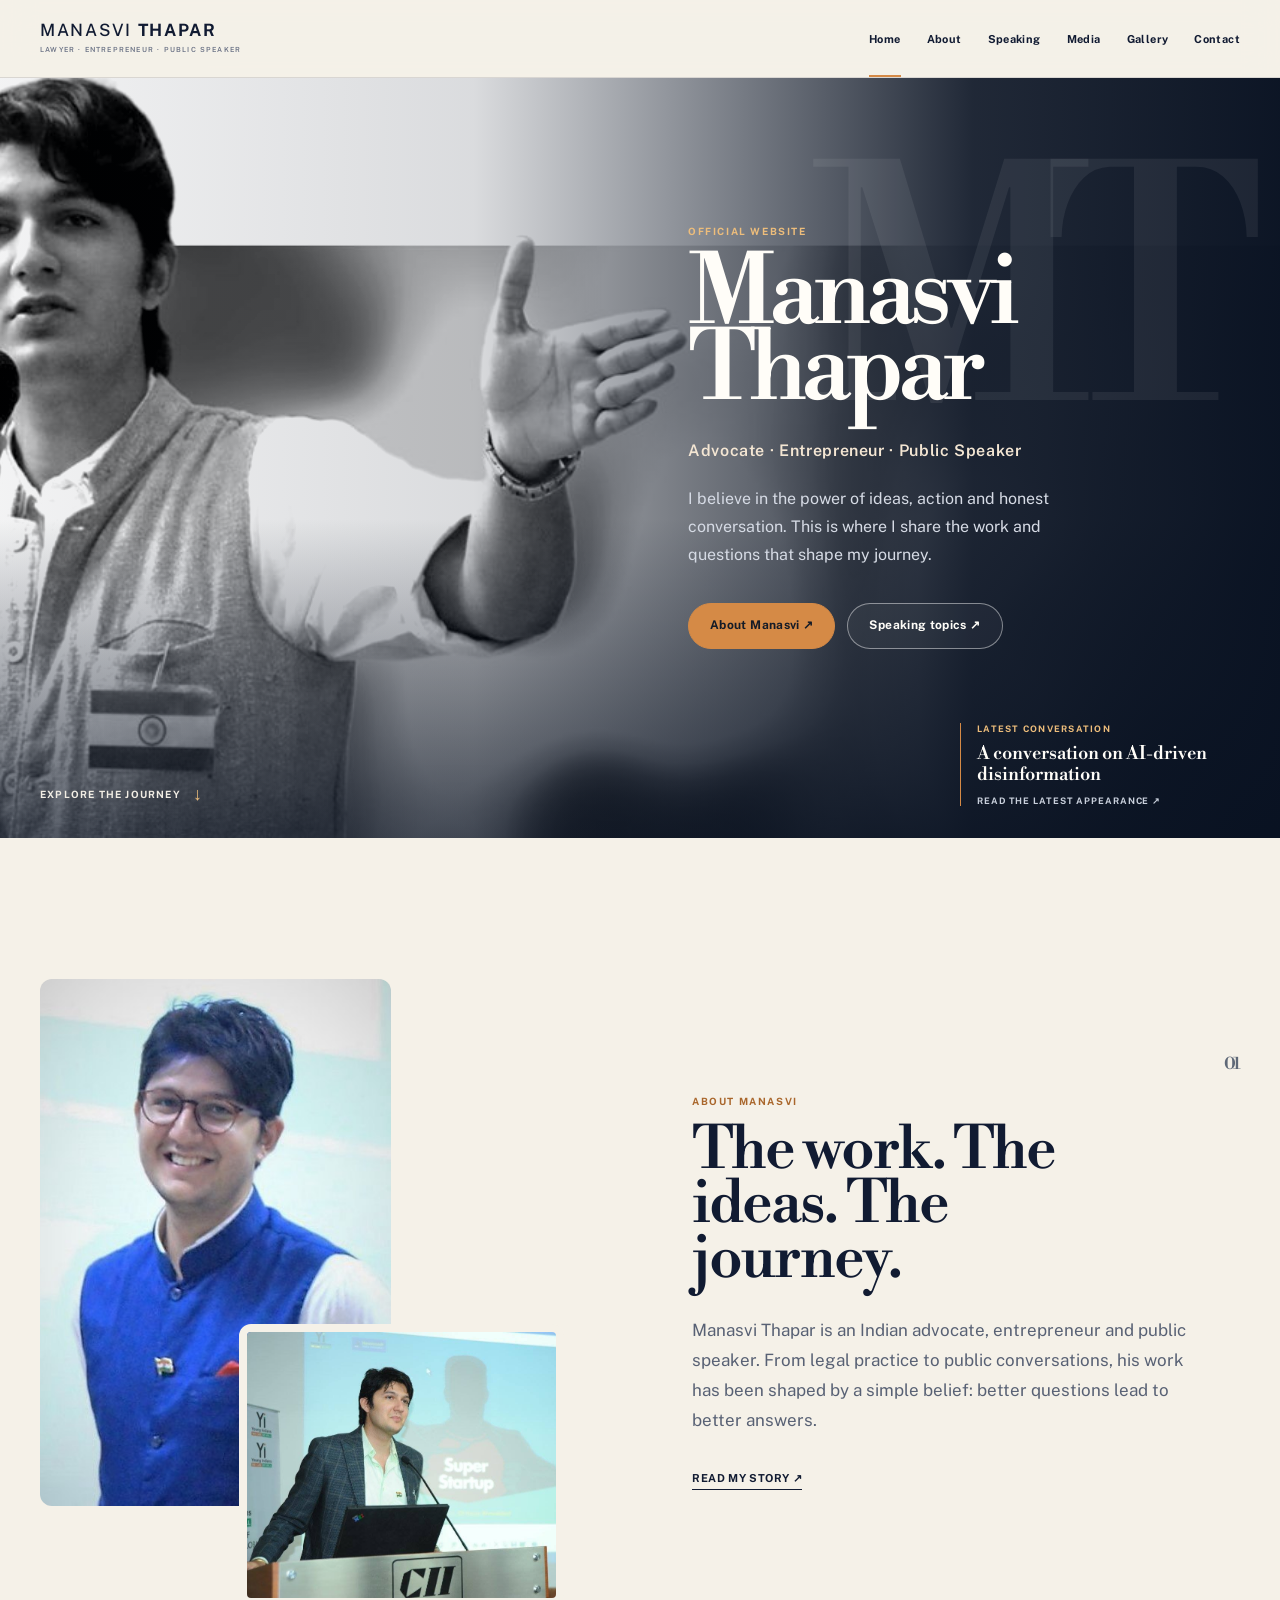
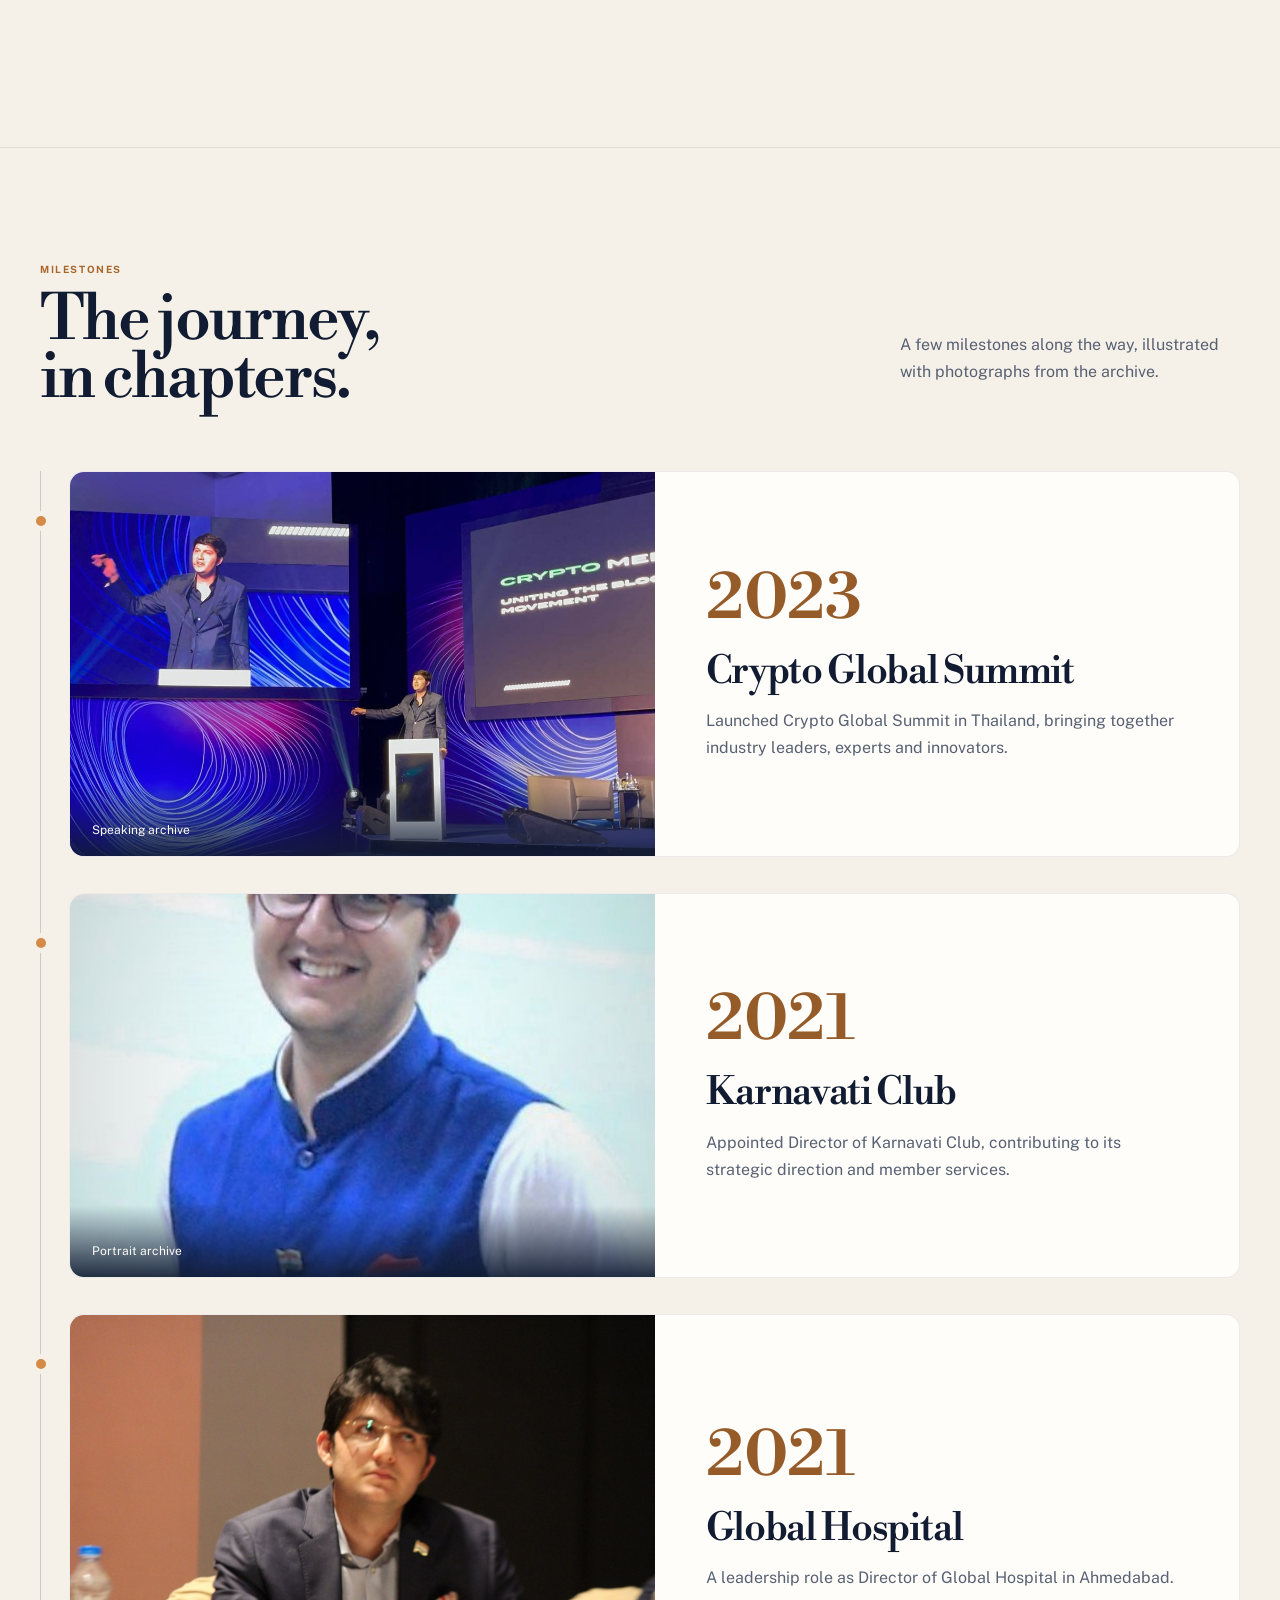
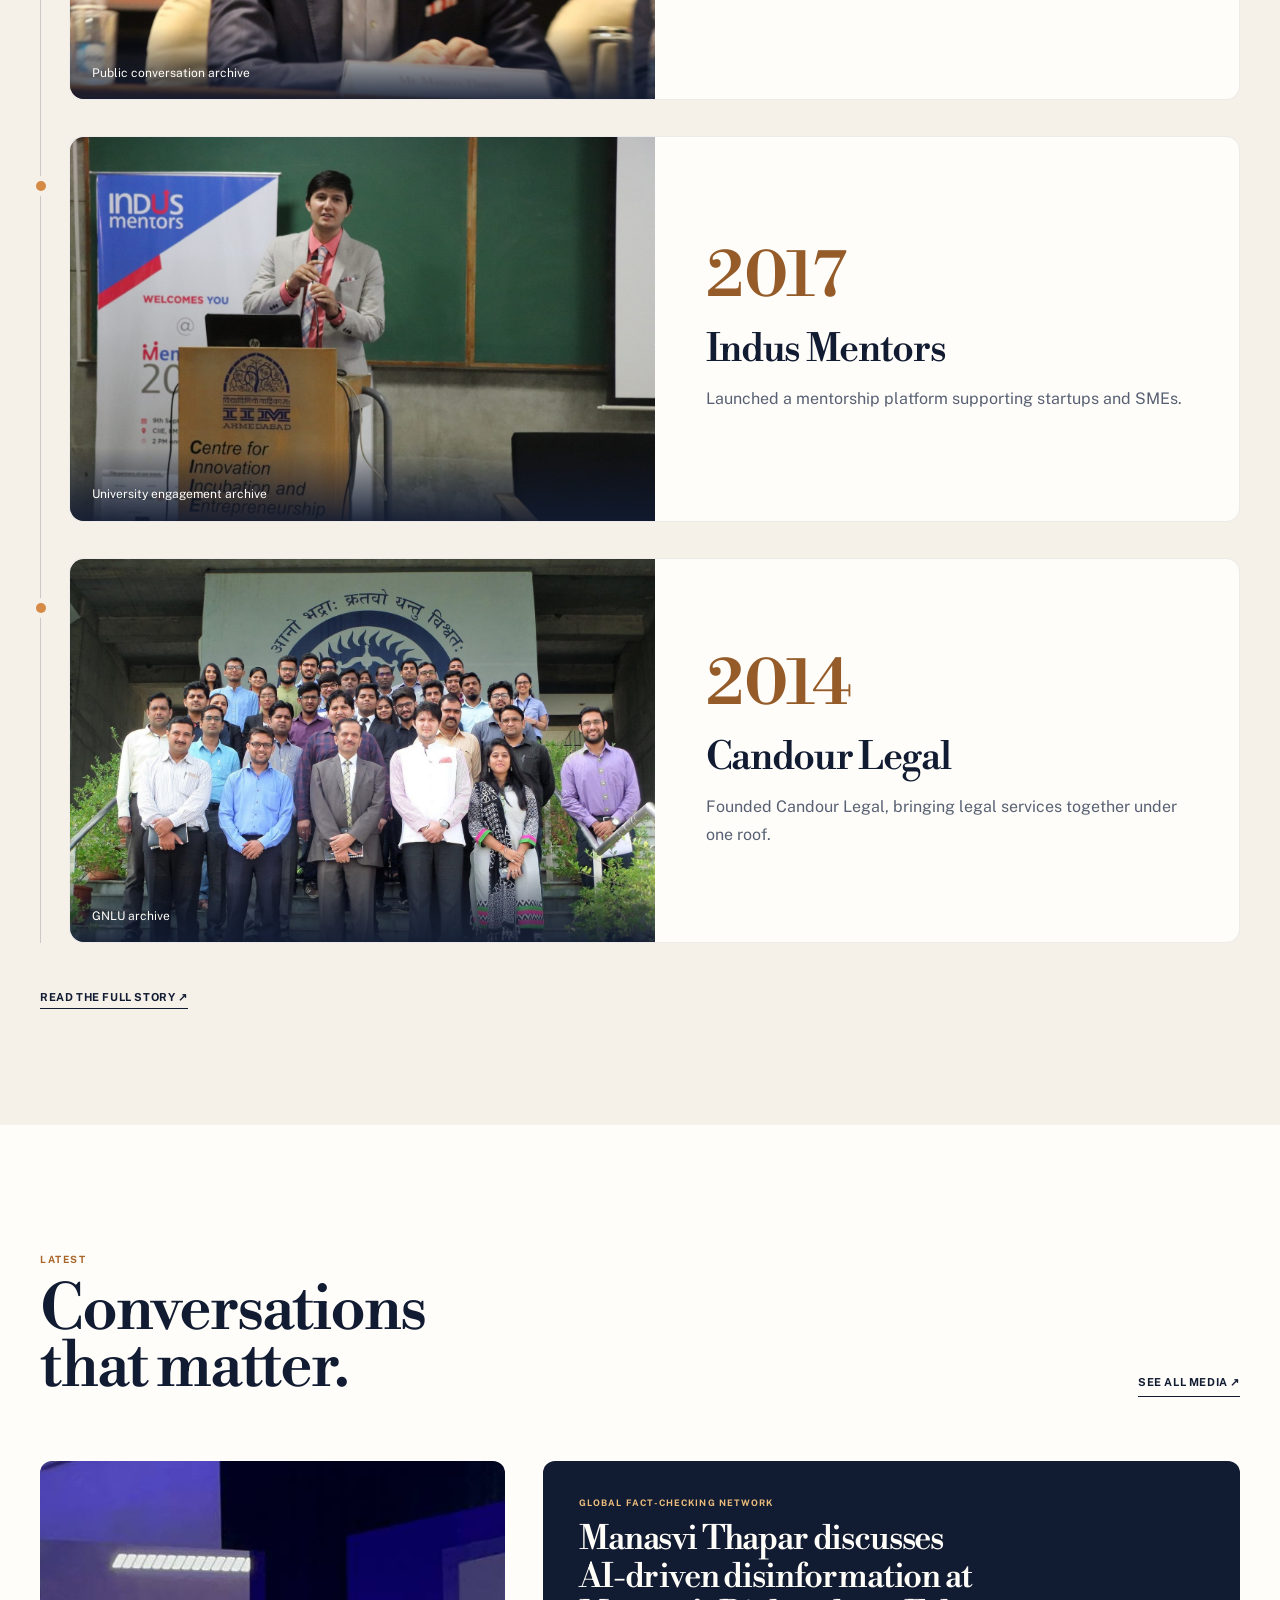
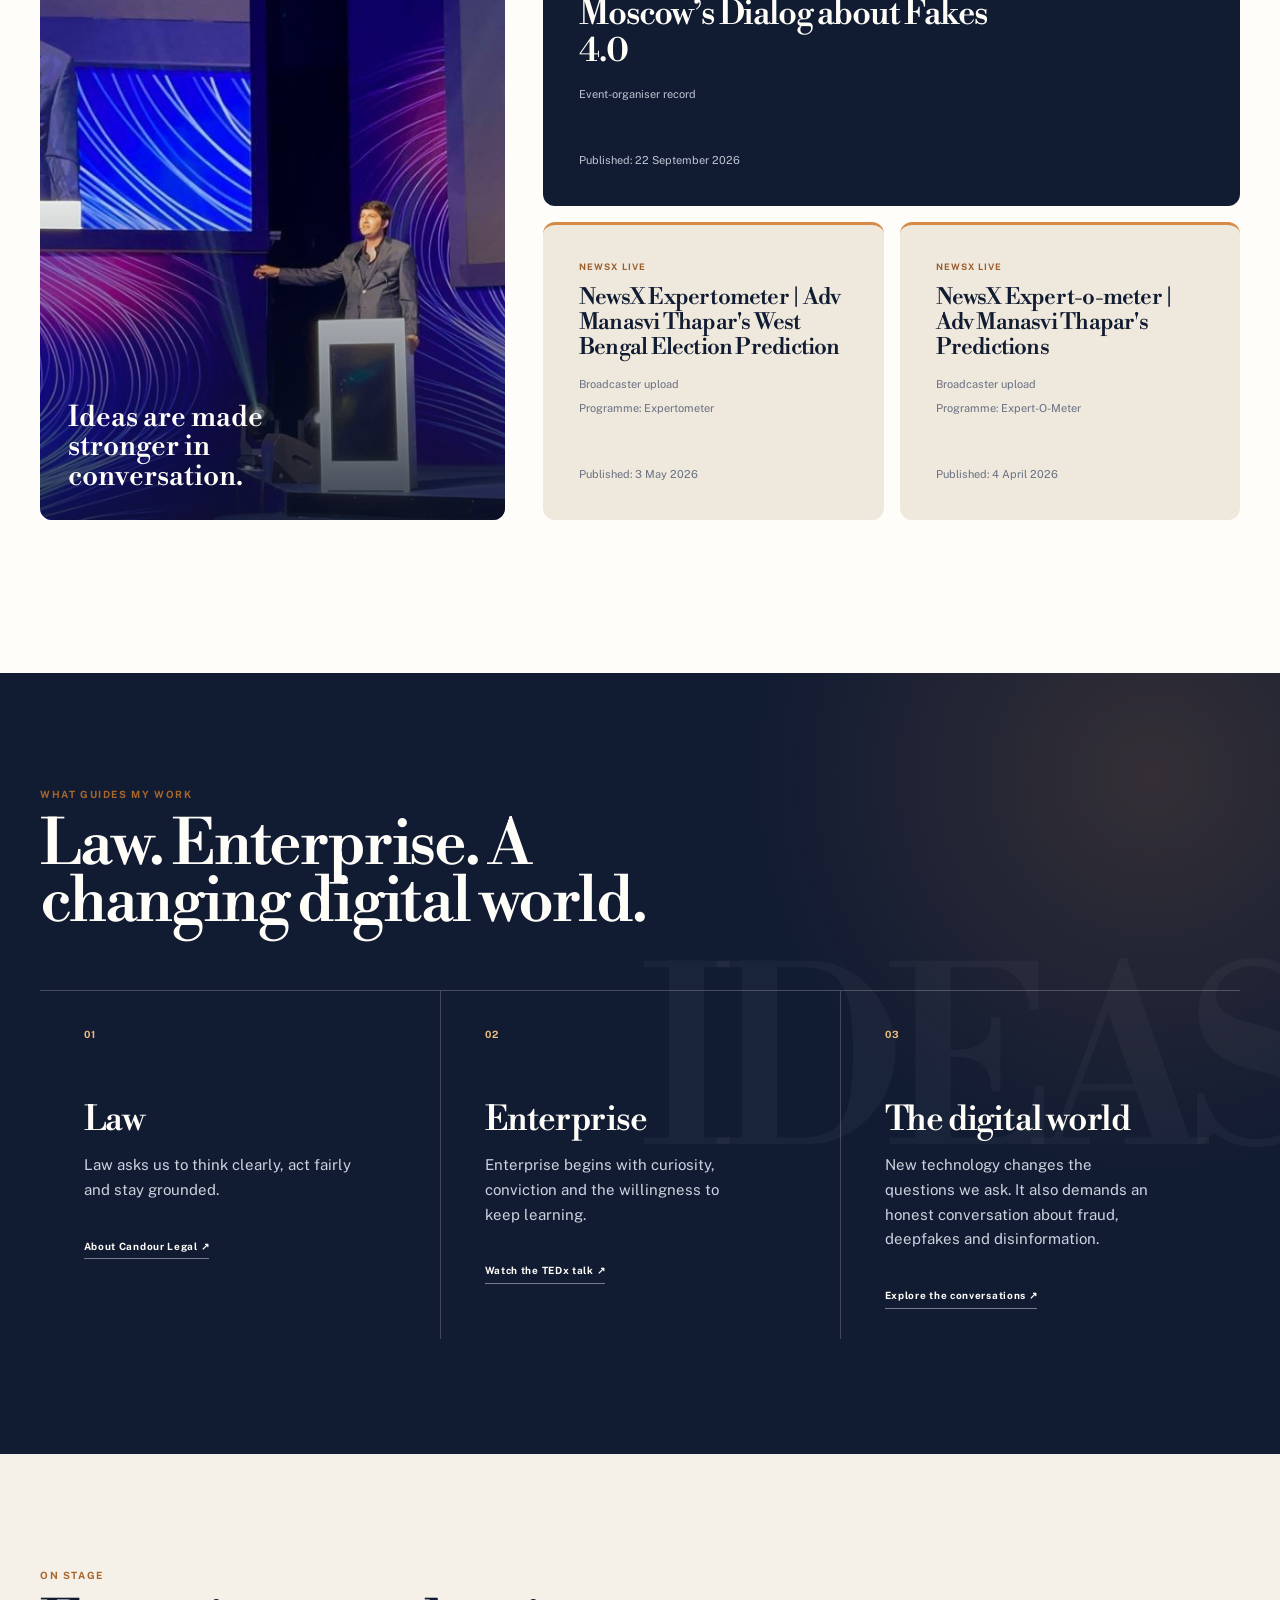
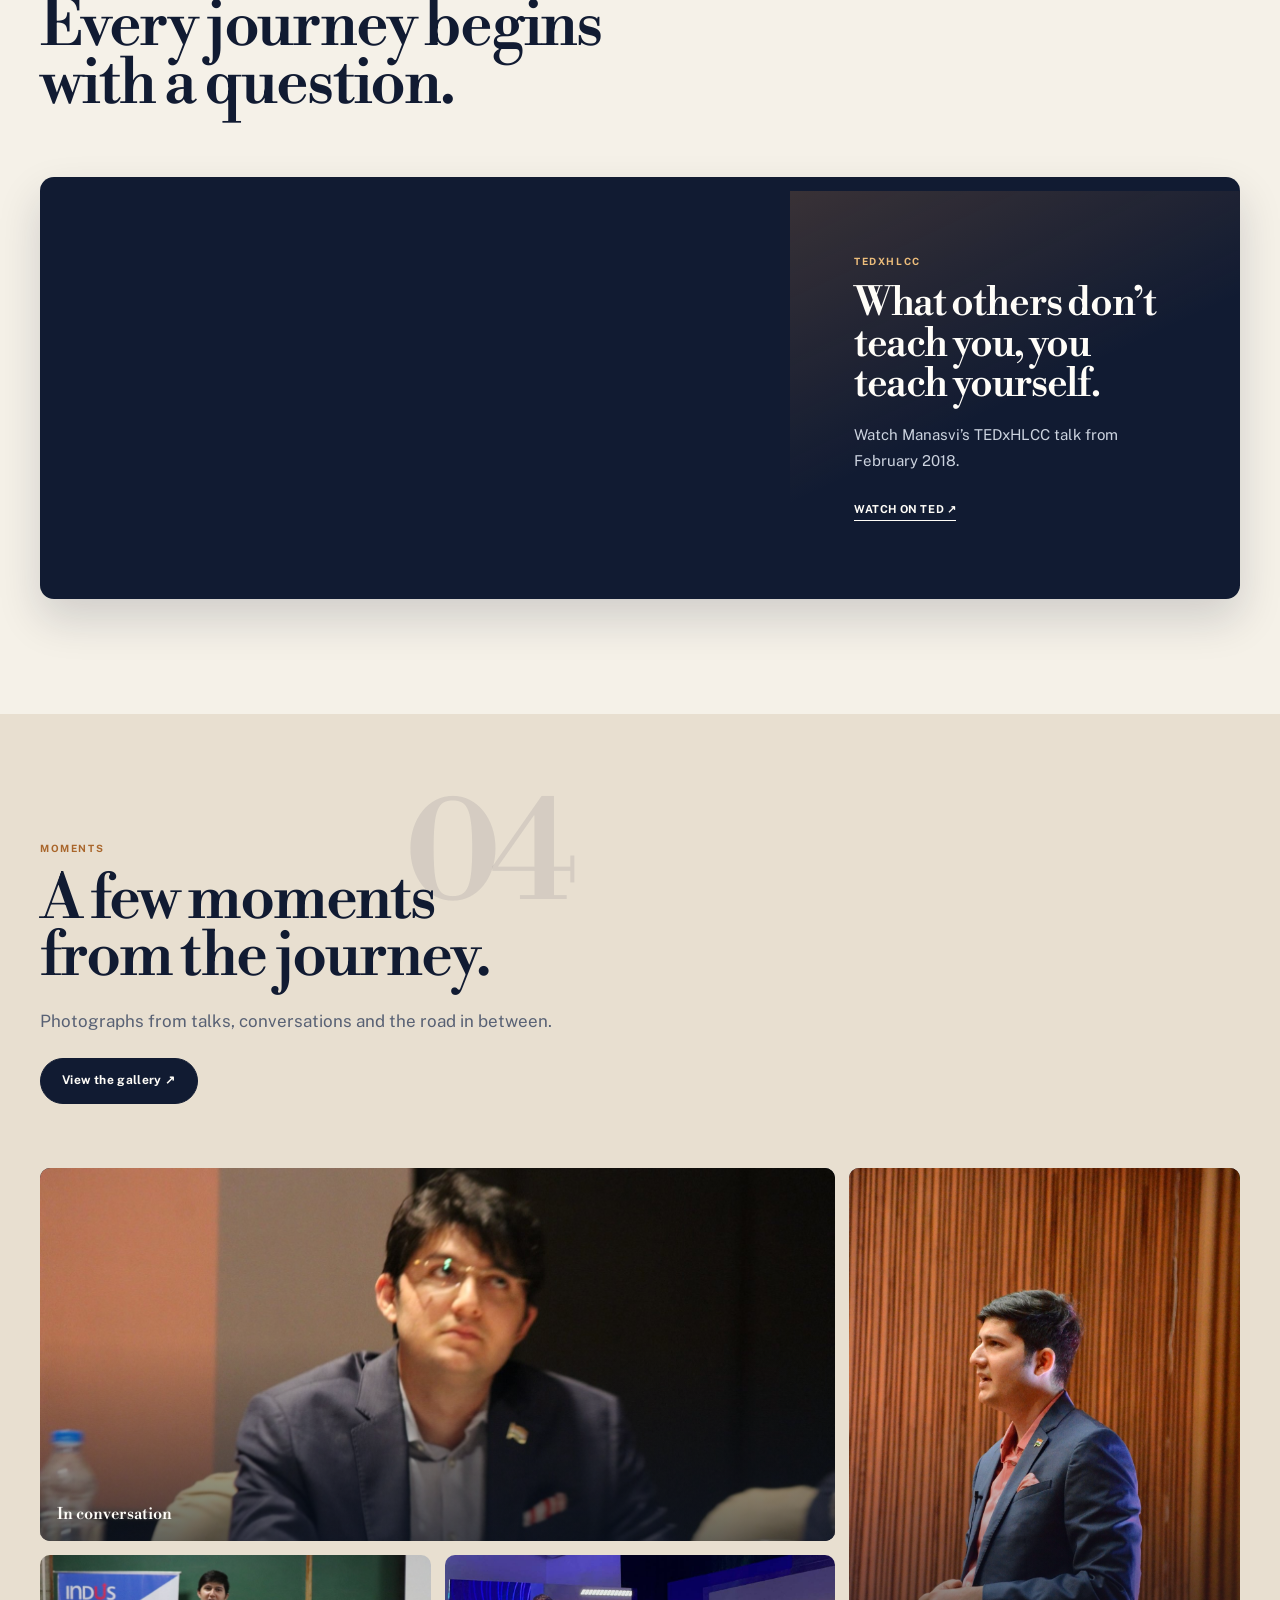
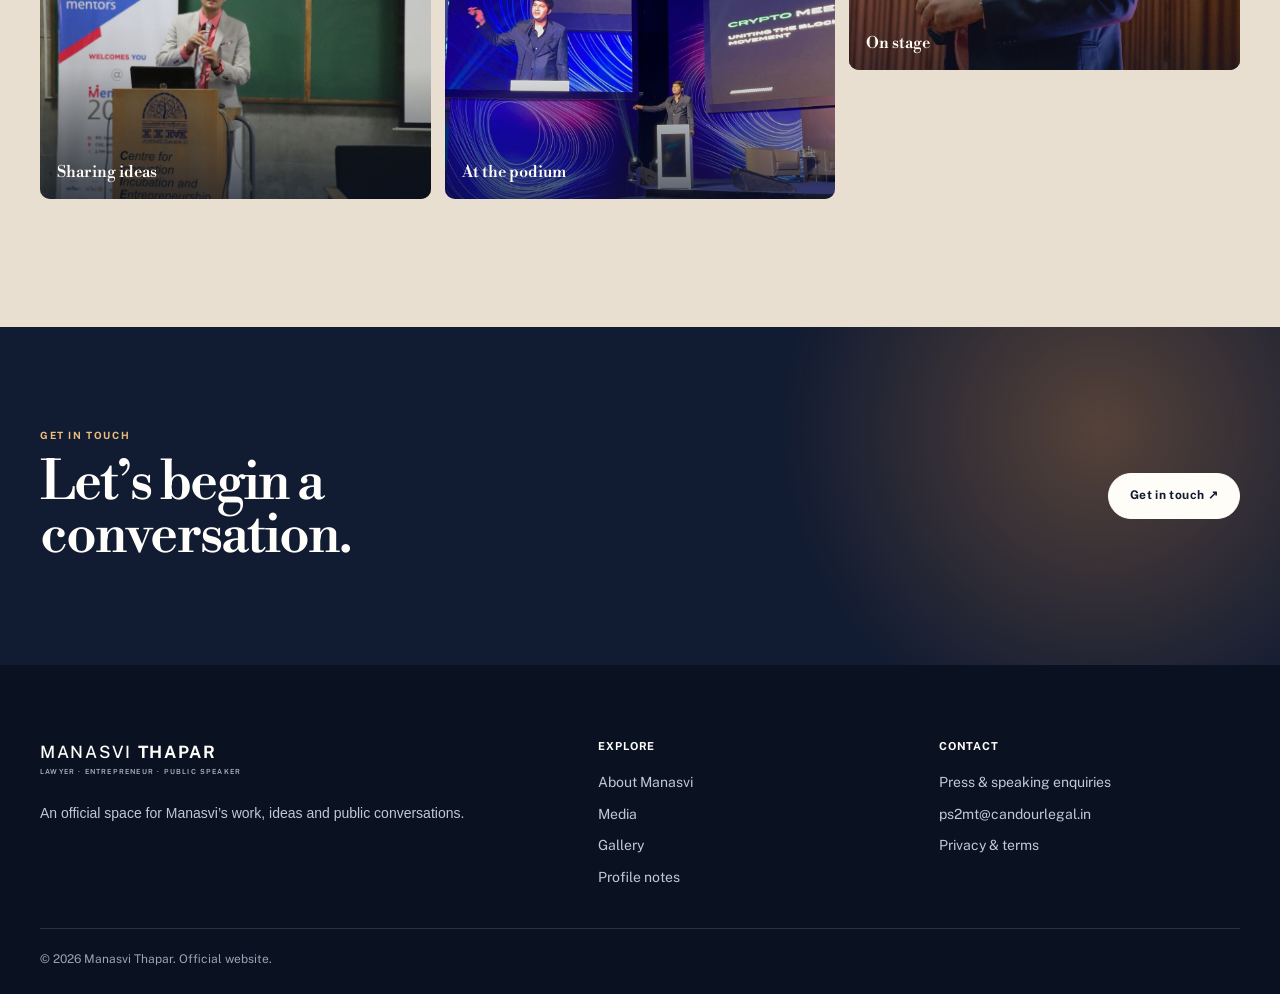
<file: index.html>
<!doctype html>
<html lang="en">
<head>
  <meta charset="UTF-8">
  <meta name="viewport" content="width=device-width,initial-scale=1">
  <title>Manasvi Thapar | Lawyer, Entrepreneur &amp; Public Speaker</title>
  <meta name="description" content="Official website of Manasvi Thapar — advocate, entrepreneur and public speaker. Follow his work, ideas, media appearances and conversations.">
  <link rel="canonical" href="https://manasvithapar.com/">
  <meta property="og:type" content="website">
  <meta property="og:site_name" content="Manasvi Thapar">
  <meta property="og:title" content="Manasvi Thapar | Official Website">
  <meta property="og:description" content="Official website of Manasvi Thapar — advocate, entrepreneur and public speaker.">
  <meta property="og:url" content="https://manasvithapar.com/">
  <meta property="og:image" content="https://manasvithapar.com/assets/924b106e10f7.jpeg">
  <meta name="twitter:card" content="summary_large_image">
  <meta name="twitter:title" content="Manasvi Thapar | Official Website">
  <meta name="twitter:description" content="Official website of Manasvi Thapar — advocate, entrepreneur and public speaker.">
  <meta name="twitter:image" content="https://manasvithapar.com/assets/924b106e10f7.jpeg">
  <script type="application/ld+json">
  {
    "@context": "https://schema.org",
    "@graph": [
      {
        "@type": "WebSite",
        "@id": "https://manasvithapar.com/#website",
        "url": "https://manasvithapar.com/",
        "name": "Manasvi Thapar",
        "publisher": { "@id": "https://manasvithapar.com/#person" }
      },
      {
        "@type": "Person",
        "@id": "https://manasvithapar.com/#person",
        "name": "Manasvi Thapar",
        "alternateName": "Manasvi Manu Thapar",
        "url": "https://manasvithapar.com/",
        "image": "https://manasvithapar.com/assets/924b106e10f7.jpeg",
        "description": "Indian advocate, entrepreneur and public speaker whose work spans legal practice, public talks and media conversations.",
        "sameAs": [
          "https://x.com/ManasviThapar",
          "https://www.youtube.com/@ThaparManasvi",
          "https://www.linkedin.com/in/manasvithapar/",
          "https://www.facebook.com/ManasviThapar/"
        ]
      }
    ]
  }
  </script>
  <meta name="google-site-verification" content="gEWaKPU7ZkPBtXLv4edP3MgCDpopz6GKUo1LWOpdk7A">
  <link rel="icon" href="/assets/63805c784ebb.png">
  <link rel="stylesheet" href="/style.css">
  <link rel="stylesheet" href="/editorial.css">
  <link rel="stylesheet" href="/premium-home.css">
</head>
<body class="home-page">
  <a class="skip" href="#main">Skip to content</a>
  <div class="utility">
    <div class="wrap">
      <span>OFFICIAL WEBSITE OF MANASVI THAPAR</span>
      <div>
        <a href="https://www.facebook.com/ManasviThapar/" target="_blank" rel="noopener">Facebook</a>
        <a href="https://x.com/ManasviThapar" target="_blank" rel="noopener">X / Twitter</a>
        <a href="https://www.youtube.com/@ThaparManasvi" target="_blank" rel="noopener">YouTube</a>
        <a href="https://www.linkedin.com/in/manasvithapar/" target="_blank" rel="noopener">LinkedIn</a>
      </div>
    </div>
  </div>

  <header>
    <div class="wrap header-inner">
      <a class="brand" href="/">MANASVI <strong>THAPAR</strong><small>LAWYER · ENTREPRENEUR · PUBLIC SPEAKER</small></a>
      <button class="menu" aria-label="Open navigation" aria-expanded="false" aria-controls="primary-navigation">Menu</button>
      <nav id="primary-navigation" aria-label="Main navigation">
        <a href="/" aria-current="page">Home</a>
        <a href="/wiki/">About</a>
        <a href="/speaking/">Speaking</a>
        <a href="/media/">Media</a>
        <a href="/gallery/">Gallery</a>
        <a href="/contact-us/">Contact</a>
      </nav>
    </div>
  </header>

  <main id="main">
    <section class="hero editorial-hero spotlight-hero" aria-labelledby="hero-title">
      <figure class="spotlight-image">
        <img src="/assets/947a8e43327f.jpg" alt="Manasvi Thapar speaking at a public event" width="1600" height="534">
      </figure>
      <div class="spotlight-wash" aria-hidden="true"></div>
      <p class="hero-monogram" aria-hidden="true">MT</p>
      <div class="wrap spotlight-content">
        <div class="hero-copy">
          <p class="eyebrow">Official website</p>
          <h1 id="hero-title">Manasvi<br>Thapar</h1>
          <p class="hero-identity">Advocate · Entrepreneur · Public Speaker</p>
          <p class="hero-intro">I believe in the power of ideas, action and honest conversation. This is where I share the work and questions that shape my journey.</p>
          <div class="hero-actions">
            <a class="button" href="/wiki/">About Manasvi <span aria-hidden="true">↗</span></a>
            <a class="button button-quiet" href="/speaking/">Speaking topics <span aria-hidden="true">↗</span></a>
          </div>
        </div>
      </div>
      <aside class="hero-latest" aria-label="Latest conversation">
        <p class="hero-latest-label">Latest conversation</p>
        <a href="https://globalfactchecking.com/after-the-fake-gfcn-experts-assess-the-real-cost-of-disinformation/" target="_blank" rel="noopener noreferrer">A conversation on AI-driven disinformation <span>Read the latest appearance ↗</span></a>
      </aside>
      <a class="hero-scroll" href="#journey">Explore the journey <span aria-hidden="true">↓</span></a>
    </section>

    <section class="personal-intro story-section" id="journey" aria-labelledby="intro-heading">
      <div class="wrap personal-intro-grid">
        <div class="portrait-composition">
          <figure class="portrait-main">
            <img src="/assets/924b106e10f7.jpeg" alt="Portrait of Manasvi Thapar" loading="lazy" width="480" height="614">
          </figure>
          <figure class="portrait-note">
            <img src="/assets/0df5c82bb47b.jpeg" alt="Manasvi Thapar speaking at an event" loading="lazy" width="1080" height="720">
          </figure>
        </div>
        <div class="story-copy">
          <p class="story-index" aria-hidden="true">01</p>
          <p class="eyebrow">About Manasvi</p>
          <h2 id="intro-heading">The work. The ideas. The journey.</h2>
          <p>Manasvi Thapar is an Indian advocate, entrepreneur and public speaker. From legal practice to public conversations, his work has been shaped by a simple belief: better questions lead to better answers.</p>
          <a class="text-link" href="/wiki/">Read my story <span aria-hidden="true">↗</span></a>
        </div>
      </div>
    </section>


    <section class="photo-history" id="photo-journey" aria-labelledby="photo-journey-heading">
      <div class="wrap section">
        <div class="section-head"><div><p class="eyebrow">Milestones</p><h2 id="photo-journey-heading">The journey,<br>in chapters.</h2></div><p class="history-intro">A few milestones along the way, illustrated with photographs from the archive.</p></div>
        <ol class="history-list">
          <li class="history-chapter"><figure><img src="/assets/6ef1eb3339ae.jpeg" alt="Manasvi Thapar at a public speaking engagement" loading="lazy" width="640" height="420"><figcaption>Speaking archive</figcaption></figure><div class="history-copy"><span class="history-year">2023</span><h3>Crypto Global Summit</h3><p>Launched Crypto Global Summit in Thailand, bringing together industry leaders, experts and innovators.</p></div></li>
          <li class="history-chapter"><figure><img src="/assets/924b106e10f7.jpeg" alt="Portrait of Manasvi Thapar" loading="lazy" width="640" height="420"><figcaption>Portrait archive</figcaption></figure><div class="history-copy"><span class="history-year">2021</span><h3>Karnavati Club</h3><p>Appointed Director of Karnavati Club, contributing to its strategic direction and member services.</p></div></li>
          <li class="history-chapter"><figure><img src="/assets/69f6b43f655c.jpeg" alt="Manasvi Thapar during a public conversation" loading="lazy" width="640" height="420"><figcaption>Public conversation archive</figcaption></figure><div class="history-copy"><span class="history-year">2021</span><h3>Global Hospital</h3><p>A leadership role as Director of Global Hospital in Ahmedabad.</p></div></li>
          <li class="history-chapter"><figure><img src="/assets/03b6d9631bde.jpeg" alt="Manasvi Thapar at a university engagement" loading="lazy" width="640" height="420"><figcaption>University engagement archive</figcaption></figure><div class="history-copy"><span class="history-year">2017</span><h3>Indus Mentors</h3><p>Launched a mentorship platform supporting startups and SMEs.</p></div></li>
          <li class="history-chapter"><figure><img src="/assets/82df6f948410.jpeg" alt="Manasvi Thapar at GNLU" loading="lazy" width="640" height="420"><figcaption>GNLU archive</figcaption></figure><div class="history-copy"><span class="history-year">2014</span><h3>Candour Legal</h3><p>Founded Candour Legal, bringing legal services together under one roof.</p></div></li>
        </ol>
        <a class="text-link" href="/wiki/">Read the full story <span aria-hidden="true">↗</span></a>
      </div>
    </section>

    <section class="latest-section editorial-media" aria-labelledby="latest-heading">
      <div class="wrap section">
        <div class="section-head">
          <div>
            <p class="eyebrow">Latest</p>
            <h2 id="latest-heading">Conversations that matter.</h2>
          </div>
          <a class="text-link" href="/media/">See all media <span aria-hidden="true">↗</span></a>
        </div>
        <div class="media-showcase media-mixed-layout">
          <figure class="media-showcase-image">
            <img src="/assets/6ef1eb3339ae.jpeg" alt="Manasvi Thapar at a public speaking engagement" loading="lazy" width="1280" height="720">
            <figcaption>Ideas are made stronger in conversation.</figcaption>
          </figure>
          <div id="latest-coverage" class="coverage-grid homepage-coverage personal-coverage media-showcase-list">
          <!-- media-archive:home:start --><article class="coverage-card"><p class="eyebrow">Global Fact-Checking Network</p><h3><a href="https://globalfactchecking.com/after-the-fake-gfcn-experts-assess-the-real-cost-of-disinformation/" target="_blank" rel="noopener noreferrer">Manasvi Thapar discusses AI-driven disinformation at Moscow’s Dialog about Fakes 4.0</a></h3><p class="coverage-context">Event-organiser record</p><div class="coverage-meta"><time datetime="2026-09-22">Published: 22 September 2026</time></div></article><article class="coverage-card"><p class="eyebrow">NewsX Live</p><h3><a href="https://www.youtube.com/watch?v=jUG9xUgU3fw" target="_blank" rel="noopener noreferrer">NewsX Expertometer | Adv Manasvi Thapar&#x27;s West Bengal Election Prediction</a></h3><p class="coverage-context">Broadcaster upload</p><p class="coverage-context">Programme: Expertometer</p><div class="coverage-meta"><time datetime="2026-05-03">Published: 3 May 2026</time></div></article><article class="coverage-card"><p class="eyebrow">NewsX Live</p><h3><a href="https://www.youtube.com/watch?v=nC8GPZ8fhLk" target="_blank" rel="noopener noreferrer">NewsX Expert-o-meter | Adv Manasvi Thapar&#x27;s Predictions</a></h3><p class="coverage-context">Broadcaster upload</p><p class="coverage-context">Programme: Expert-O-Meter</p><div class="coverage-meta"><time datetime="2026-04-04">Published: 4 April 2026</time></div></article><!-- media-archive:home:end -->
          </div>
        </div>
      </div>
    </section>

    <section class="focus-section personal-themes" aria-labelledby="focus-heading">
      <div class="wrap section">
        <div class="section-head section-head-light">
          <div>
            <p class="eyebrow">What guides my work</p>
            <h2 id="focus-heading">Law. Enterprise. A changing digital world.</h2>
          </div>
        </div>
        <div class="focus-grid">
          <article>
            <span class="focus-number">01</span>
            <h3>Law</h3>
            <p>Law asks us to think clearly, act fairly and stay grounded.</p>
            <a href="https://candourlegal.com/lawyer/manasvi-thapar/" target="_blank" rel="noopener noreferrer">About Candour Legal <span aria-hidden="true">↗</span></a>
          </article>
          <article>
            <span class="focus-number">02</span>
            <h3>Enterprise</h3>
            <p>Enterprise begins with curiosity, conviction and the willingness to keep learning.</p>
            <a href="https://www.ted.com/talks/manasvi_thapar_what_others_don_t_teach_you_you_teach_yourself" target="_blank" rel="noopener noreferrer">Watch the TEDx talk <span aria-hidden="true">↗</span></a>
          </article>
          <article>
            <span class="focus-number">03</span>
            <h3>The digital world</h3>
            <p>New technology changes the questions we ask. It also demands an honest conversation about fraud, deepfakes and disinformation.</p>
            <a href="/media/">Explore the conversations <span aria-hidden="true">↗</span></a>
          </article>
        </div>
      </div>
    </section>

    <section class="wrap section talk-section talk-stage" aria-labelledby="talk-heading">
      <div class="section-head">
        <div>
          <p class="eyebrow">On stage</p>
          <h2 id="talk-heading">Every journey begins with a question.</h2>
        </div>
      </div>
      <div class="featured-watch">
        <iframe src="https://www.youtube.com/embed/DLDkfMcfsoI" title="Manasvi Thapar’s TEDxHLCC talk" loading="lazy" allowfullscreen></iframe>
        <div class="watch-copy">
          <p class="eyebrow">TEDxHLCC</p>
          <h3>What others don’t teach you, you teach yourself.</h3>
          <p>Watch Manasvi’s TEDxHLCC talk from February 2018.</p>
          <a class="text-link" href="https://www.ted.com/talks/manasvi_thapar_what_others_don_t_teach_you_you_teach_yourself" target="_blank" rel="noopener noreferrer">Watch on TED <span aria-hidden="true">↗</span></a>
        </div>
      </div>
    </section>

    <section class="moments-section" aria-labelledby="moments-heading">
      <div class="wrap moments-intro">
        <div>
          <p class="story-index" aria-hidden="true">04</p>
          <p class="eyebrow">Moments</p>
          <h2 id="moments-heading">A few moments from the journey.</h2>
          <p>Photographs from talks, conversations and the road in between.</p>
          <a class="button dark" href="/gallery/">View the gallery <span aria-hidden="true">↗</span></a>
        </div>
      </div>
      <div class="wrap moment-mosaic" aria-label="Selected photographs">
        <button class="mosaic-item mosaic-wide" type="button" data-photo="/assets/69f6b43f655c.jpeg" data-caption="A public conversation" aria-label="Open photo: a public conversation">
          <img src="/assets/69f6b43f655c.jpeg" alt="Manasvi Thapar during a public conversation" loading="lazy" width="1600" height="1066">
          <span>In conversation</span>
        </button>
        <button class="mosaic-item mosaic-tall" type="button" data-photo="/assets/4c9a7b8b7959.jpeg" data-caption="On stage at TEDxHLCC" aria-label="Open photo: on stage at TEDxHLCC">
          <img src="/assets/4c9a7b8b7959.jpeg" alt="Manasvi Thapar speaking at TEDxHLCC" loading="lazy" width="1193" height="1800">
          <span>On stage</span>
        </button>
        <button class="mosaic-item" type="button" data-photo="/assets/03b6d9631bde.jpeg" data-caption="Speaking at a university engagement" aria-label="Open photo: university engagement">
          <img src="/assets/03b6d9631bde.jpeg" alt="Manasvi Thapar speaking at a university engagement" loading="lazy" width="1600" height="1066">
          <span>Sharing ideas</span>
        </button>
        <button class="mosaic-item" type="button" data-photo="/assets/6ef1eb3339ae.jpeg" data-caption="At a public speaking engagement" aria-label="Open photo: public speaking engagement">
          <img src="/assets/6ef1eb3339ae.jpeg" alt="Manasvi Thapar at a public speaking engagement" loading="lazy" width="1280" height="720">
          <span>At the podium</span>
        </button>
      </div>
    </section>
  </main>

  <section class="connect">
    <div class="wrap">
      <div>
        <p class="eyebrow">Get in touch</p>
        <h2>Let’s begin a conversation.</h2>
      </div>
      <a class="button button-light" href="/contact-us/">Get in touch <span aria-hidden="true">↗</span></a>
    </div>
  </section>

  <footer>
    <div class="wrap footer-grid">
      <div>
        <a class="brand" href="/">MANASVI <strong>THAPAR</strong><small>LAWYER · ENTREPRENEUR · PUBLIC SPEAKER</small></a>
        <p>An official space for Manasvi’s work, ideas and public conversations.</p>
      </div>
      <div>
        <h3>Explore</h3>
        <a href="/wiki/">About Manasvi</a>
        <a href="/media/">Media</a>
        <a href="/gallery/">Gallery</a>
        <a href="/public-profile/">Profile notes</a>
      </div>
      <div>
        <h3>Contact</h3>
        <a href="/contact-us/">Press &amp; speaking enquiries</a>
        <a href="mailto:ps2mt@candourlegal.in">ps2mt@candourlegal.in</a>
        <a href="/privacy/">Privacy &amp; terms</a>
      </div>
    </div>
    <div class="wrap copyright">© 2026 Manasvi Thapar. Official website.</div>
  </footer>

  <dialog id="lightbox">
    <button aria-label="Close photo" class="close">×</button>
    <img alt="">
    <p></p>
  </dialog>
  <script src="/app.js"></script>
</body>
</html>
</file>
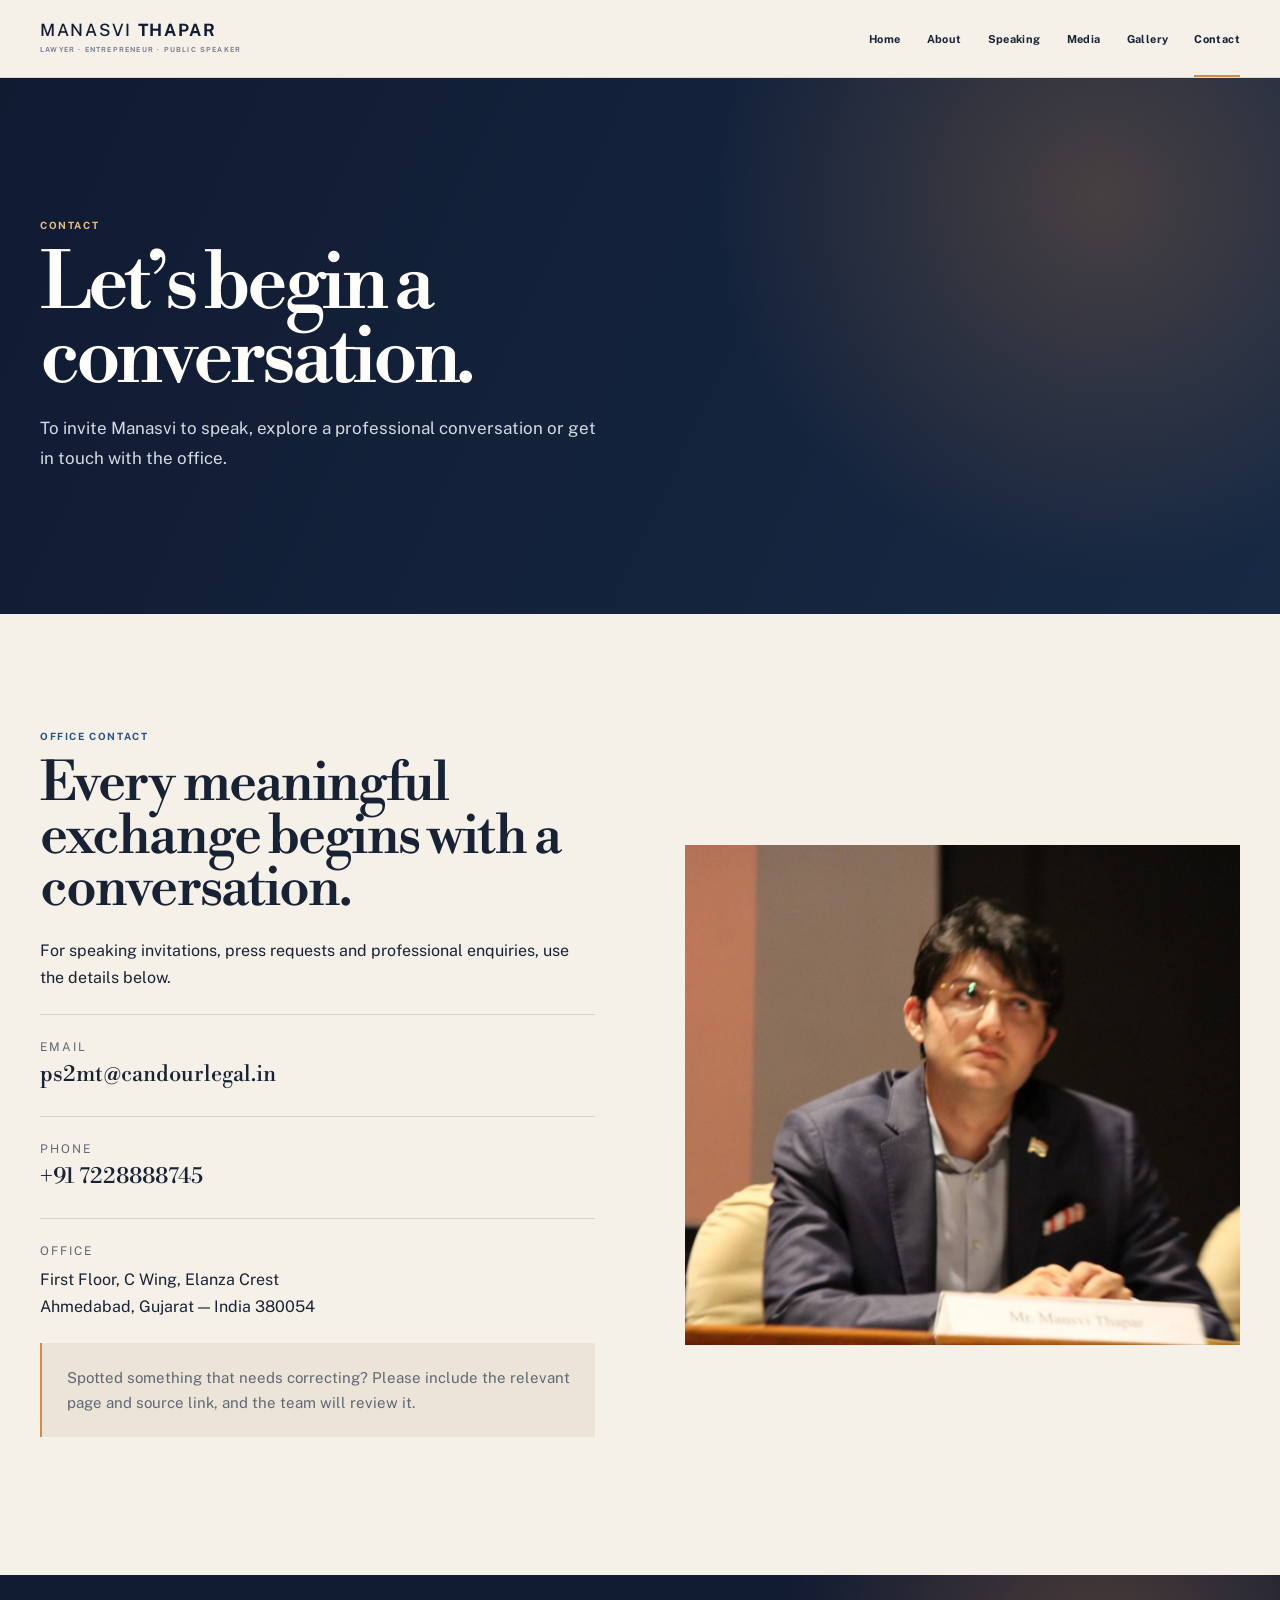
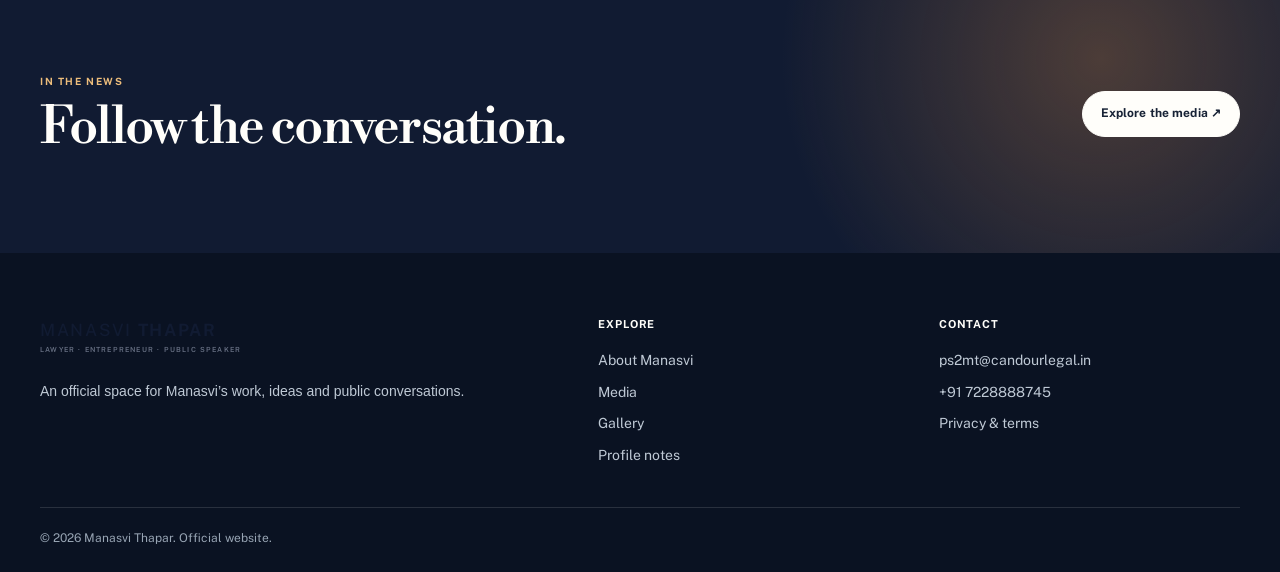
<file: contact-us/index.html>
<!doctype html>
<html lang="en">
<head>
  <meta charset="UTF-8">
  <meta name="viewport" content="width=device-width,initial-scale=1">
  <title>Contact Manasvi Thapar | Speaking &amp; Professional Enquiries</title>
  <meta name="description" content="Contact the office of Manasvi Thapar for speaking invitations, press requests and professional enquiries.">
  <link rel="canonical" href="https://manasvithapar.com/contact-us/">
  <meta property="og:type" content="website">
  <meta property="og:site_name" content="Manasvi Thapar">
  <meta property="og:title" content="Contact Manasvi Thapar">
  <meta property="og:description" content="For speaking invitations, press requests and professional enquiries.">
  <meta property="og:url" content="https://manasvithapar.com/contact-us/">
  <meta property="og:image" content="https://manasvithapar.com/assets/924b106e10f7.jpeg">
  <meta name="twitter:card" content="summary_large_image">
  <link rel="icon" href="/assets/63805c784ebb.png">
  <link rel="stylesheet" href="/style.css">
  <link rel="stylesheet" href="/editorial.css">
</head>
<body>
  <a class="skip" href="#main">Skip to content</a>
  <div class="utility">
    <div class="wrap">
      <span>OFFICIAL WEBSITE OF MANASVI THAPAR</span>
      <div>
        <a href="https://www.facebook.com/ManasviThapar/" target="_blank" rel="noopener">Facebook</a>
        <a href="https://x.com/ManasviThapar" target="_blank" rel="noopener">X / Twitter</a>
        <a href="https://www.youtube.com/@ThaparManasvi" target="_blank" rel="noopener">YouTube</a>
        <a href="https://www.linkedin.com/in/manasvithapar/" target="_blank" rel="noopener">LinkedIn</a>
      </div>
    </div>
  </div>

  <header>
    <div class="wrap header-inner">
      <a class="brand" href="/">MANASVI <strong>THAPAR</strong><small>LAWYER · ENTREPRENEUR · PUBLIC SPEAKER</small></a>
      <button class="menu" aria-label="Open navigation" aria-expanded="false">Menu</button>
      <nav aria-label="Main navigation">
        <a href="/">Home</a>
        <a href="/wiki/">About</a>
        <a href="/media/">Media</a>
        <a href="/gallery/">Gallery</a>
        <a href="/contact-us/" aria-current="page">Contact</a>
      </nav>
    </div>
  </header>

  <main id="main">
    <section class="page-banner">
      <div class="wrap">
        <p class="eyebrow">Contact</p>
        <h1>Let’s begin a<br>conversation.</h1>
        <p>To invite Manasvi to speak, explore a professional conversation or get in touch with the office.</p>
      </div>
    </section>

    <section class="wrap section contact-layout" aria-labelledby="contact-heading">
      <div>
        <p class="eyebrow">Office contact</p>
        <h2 id="contact-heading">Every meaningful exchange begins with a conversation.</h2>
        <p>For speaking invitations, press requests and professional enquiries, use the details below.</p>
        <div class="contact-item">
          <span>Email</span>
          <a href="mailto:ps2mt@candourlegal.in">ps2mt@candourlegal.in</a>
        </div>
        <div class="contact-item">
          <span>Phone</span>
          <a href="tel:+917228888745">+91 7228888745</a>
        </div>
        <div class="contact-item">
          <span>Office</span>
          <p>First Floor, C Wing, Elanza Crest<br>Ahmedabad, Gujarat — India 380054</p>
        </div>
        <p class="profile-note">Spotted something that needs correcting? Please include the relevant page and source link, and the team will review it.</p>
      </div>
      <img src="/assets/69f6b43f655c.jpeg" alt="Portrait of Manasvi Thapar" loading="lazy" width="1600" height="1066">
    </section>
  </main>

  <section class="connect">
    <div class="wrap">
      <div>
        <p class="eyebrow">In the news</p>
        <h2>Follow the conversation.</h2>
      </div>
      <a class="button button-light" href="/media/">Explore the media <span aria-hidden="true">↗</span></a>
    </div>
  </section>

  <footer>
    <div class="wrap footer-grid">
      <div>
        <a class="brand" href="/">MANASVI <strong>THAPAR</strong><small>LAWYER · ENTREPRENEUR · PUBLIC SPEAKER</small></a>
        <p>An official space for Manasvi’s work, ideas and public conversations.</p>
      </div>
      <div>
        <h3>Explore</h3>
        <a href="/wiki/">About Manasvi</a>
        <a href="/media/">Media</a>
        <a href="/gallery/">Gallery</a>
        <a href="/public-profile/">Profile notes</a>
      </div>
      <div>
        <h3>Contact</h3>
        <a href="mailto:ps2mt@candourlegal.in">ps2mt@candourlegal.in</a>
        <a href="tel:+917228888745">+91 7228888745</a>
        <a href="/privacy/">Privacy &amp; terms</a>
      </div>
    </div>
    <div class="wrap copyright">© 2026 Manasvi Thapar. Official website.</div>
  </footer>
  <script src="/app.js"></script>
</body>
</html>
</file>
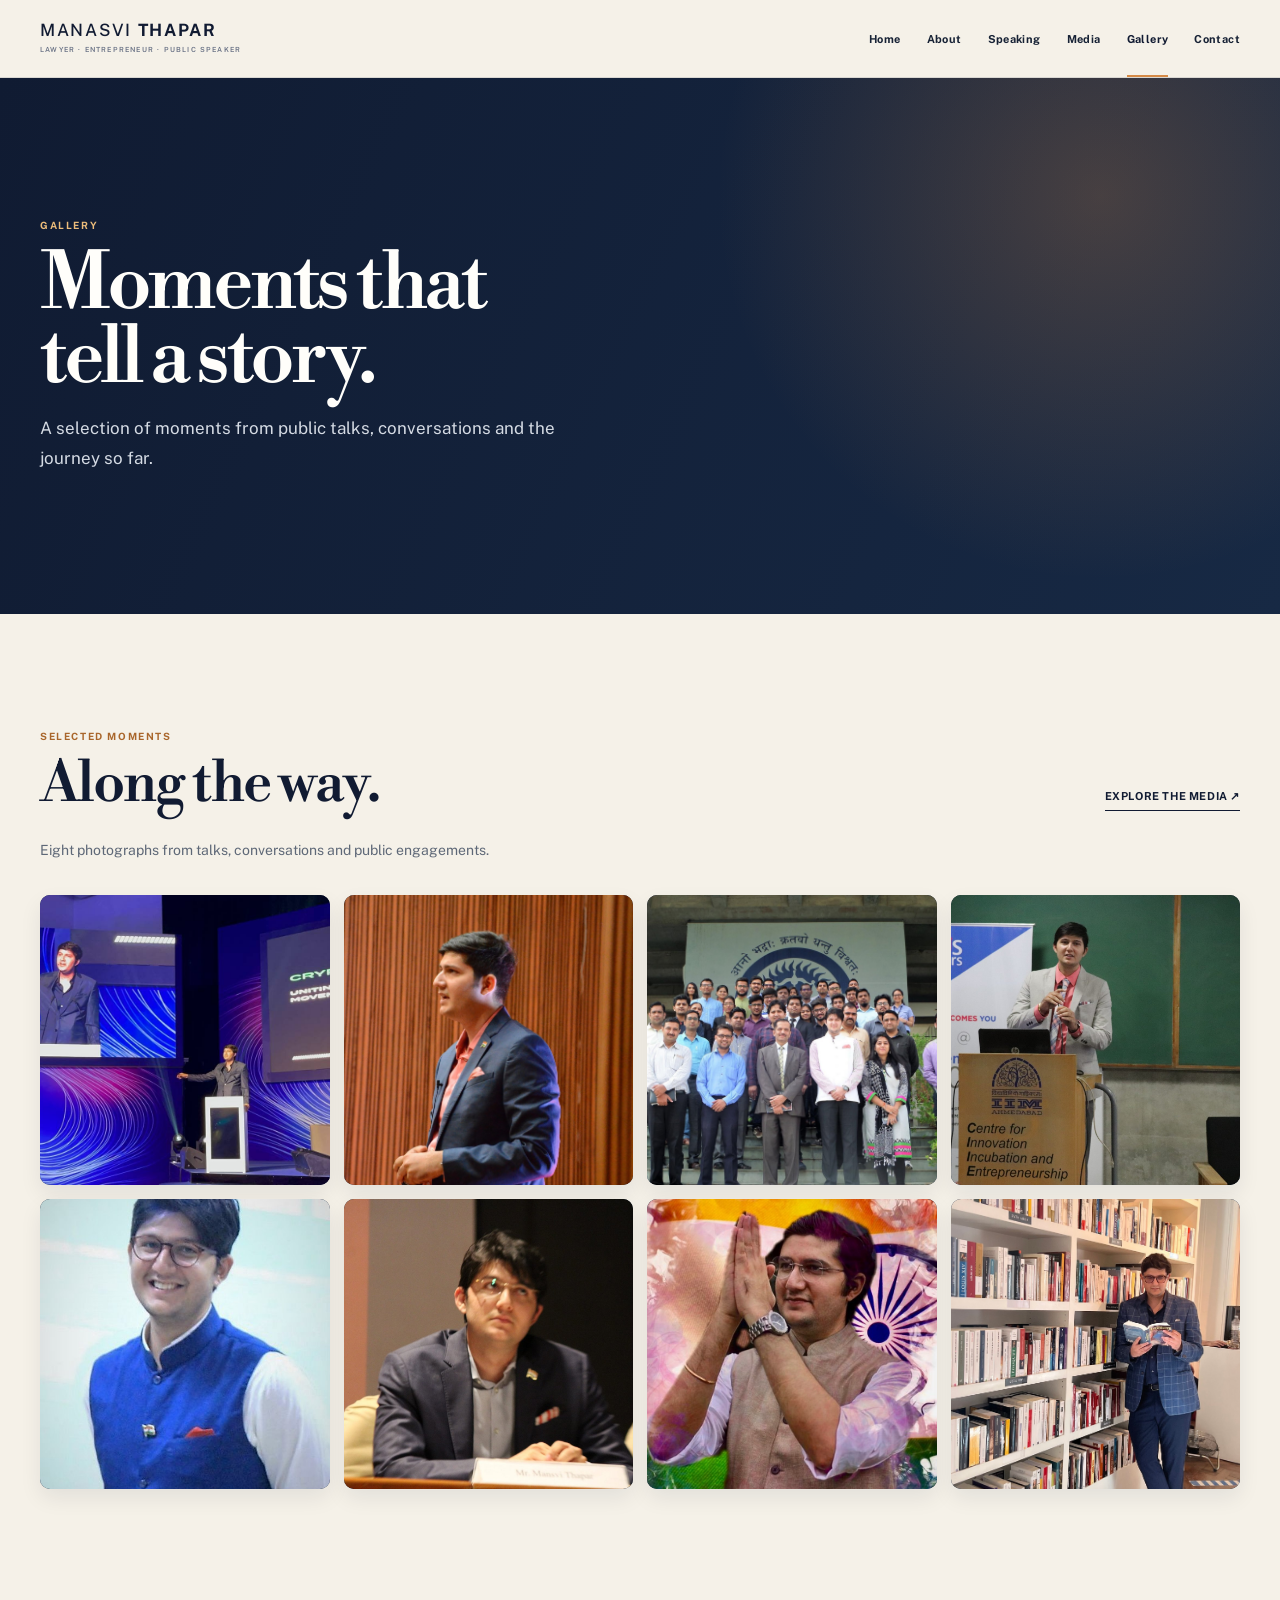
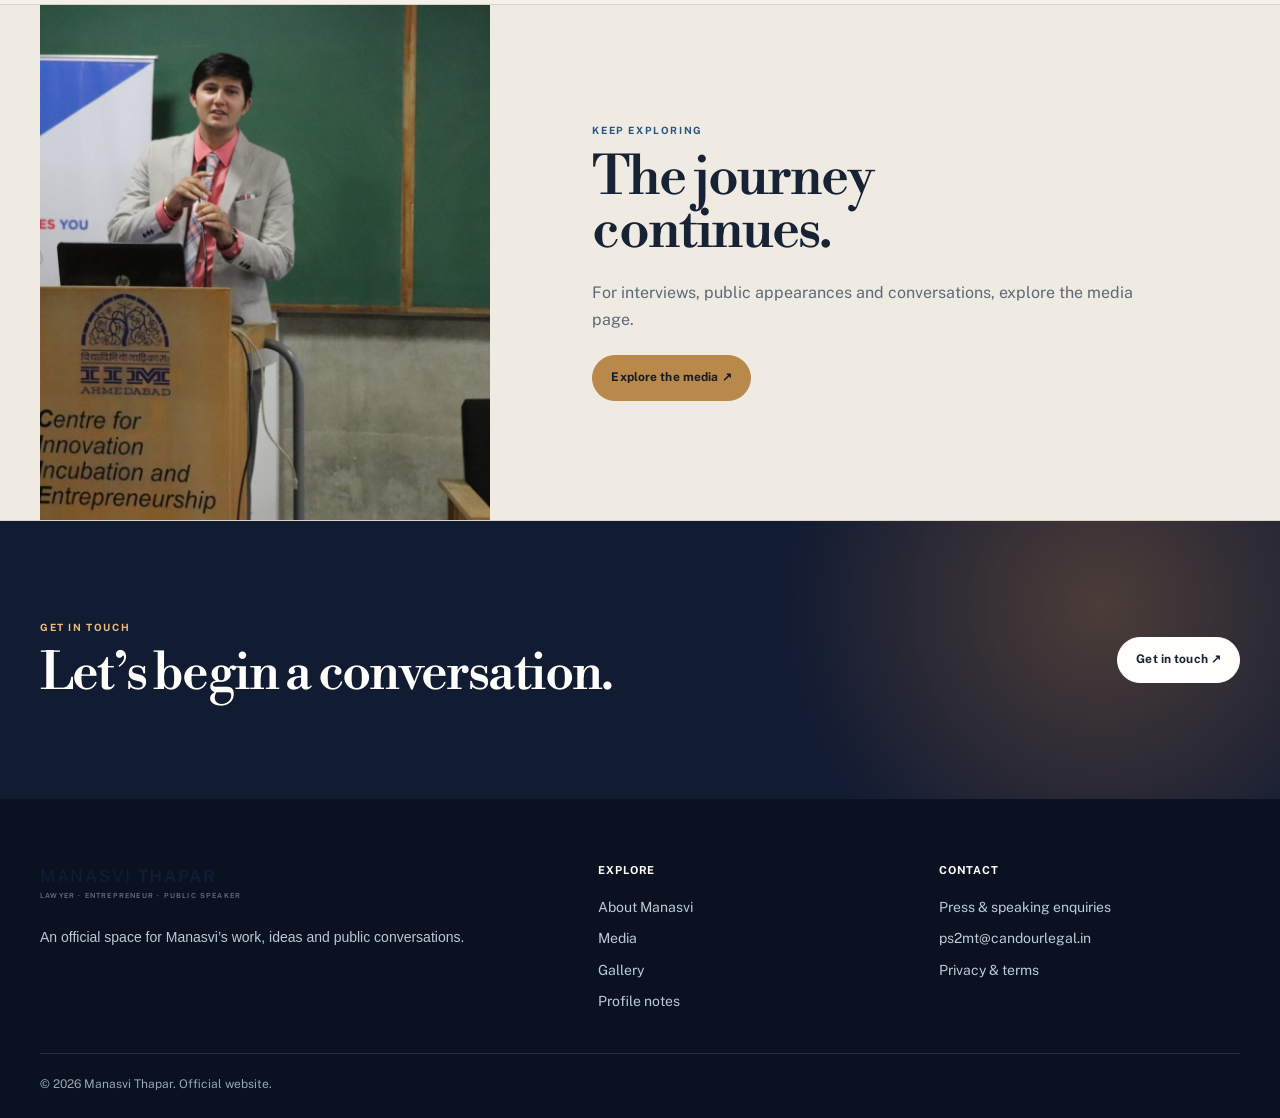
<file: gallery/index.html>
<!doctype html>
<html lang="en">
<head>
  <meta charset="UTF-8">
  <meta name="viewport" content="width=device-width,initial-scale=1">
  <title>Manasvi Thapar | Gallery</title>
  <meta name="description" content="A selection of photographs from Manasvi Thapar’s public talks, conversations and engagements.">
  <link rel="canonical" href="https://manasvithapar.com/gallery/">
  <meta property="og:type" content="website">
  <meta property="og:site_name" content="Manasvi Thapar">
  <meta property="og:title" content="Manasvi Thapar | Gallery">
  <meta property="og:description" content="A selection of moments from Manasvi Thapar’s journey.">
  <meta property="og:url" content="https://manasvithapar.com/gallery/">
  <meta property="og:image" content="https://manasvithapar.com/assets/6ef1eb3339ae.jpeg">
  <meta name="twitter:card" content="summary_large_image">
  <link rel="icon" href="/assets/63805c784ebb.png">
  <link rel="stylesheet" href="/style.css">
  <link rel="stylesheet" href="/editorial.css">
</head>
<body>
  <a class="skip" href="#main">Skip to content</a>
  <div class="utility">
    <div class="wrap">
      <span>OFFICIAL WEBSITE OF MANASVI THAPAR</span>
      <div>
        <a href="https://www.facebook.com/ManasviThapar/" target="_blank" rel="noopener">Facebook</a>
        <a href="https://x.com/ManasviThapar" target="_blank" rel="noopener">X / Twitter</a>
        <a href="https://www.youtube.com/@ThaparManasvi" target="_blank" rel="noopener">YouTube</a>
        <a href="https://www.linkedin.com/in/manasvithapar/" target="_blank" rel="noopener">LinkedIn</a>
      </div>
    </div>
  </div>

  <header>
    <div class="wrap header-inner">
      <a class="brand" href="/">MANASVI <strong>THAPAR</strong><small>LAWYER · ENTREPRENEUR · PUBLIC SPEAKER</small></a>
      <button class="menu" aria-label="Open navigation" aria-expanded="false">Menu</button>
      <nav aria-label="Main navigation">
        <a href="/">Home</a>
        <a href="/wiki/">About</a>
        <a href="/media/">Media</a>
        <a href="/gallery/" aria-current="page">Gallery</a>
        <a href="/contact-us/">Contact</a>
      </nav>
    </div>
  </header>

  <main id="main">
    <section class="page-banner">
      <div class="wrap">
        <p class="eyebrow">Gallery</p>
        <h1>Moments that<br>tell a story.</h1>
        <p>A selection of moments from public talks, conversations and the journey so far.</p>
      </div>
    </section>

    <section class="wrap section" aria-labelledby="photo-heading">
      <div class="section-head">
        <div>
          <p class="eyebrow">Selected moments</p>
          <h2 id="photo-heading">Along the way.</h2>
        </div>
        <a class="text-link" href="/media/">Explore the media <span aria-hidden="true">↗</span></a>
      </div>
      <p class="gallery-count">Eight photographs from talks, conversations and public engagements.</p>
      <div class="gallery full-gallery curated-gallery">
        <button class="photo" data-photo="/assets/6ef1eb3339ae.jpeg" data-caption="Public speaking and entrepreneurship" aria-label="Open photograph: Public speaking and entrepreneurship"><img src="/assets/6ef1eb3339ae.jpeg" alt="Manasvi Thapar at a public speaking engagement" loading="lazy" width="1280" height="720"><span>Public speaking and entrepreneurship</span></button>
        <button class="photo" data-photo="/assets/4c9a7b8b7959.jpeg" data-caption="TEDxHLCC" aria-label="Open photograph: TEDxHLCC"><img src="/assets/4c9a7b8b7959.jpeg" alt="Manasvi Thapar speaking at TEDxHLCC" loading="lazy" width="1193" height="1800"><span>TEDxHLCC</span></button>
        <button class="photo" data-photo="/assets/82df6f948410.jpeg" data-caption="Public engagement" aria-label="Open photograph: Public engagement"><img src="/assets/82df6f948410.jpeg" alt="Manasvi Thapar at a public engagement" loading="lazy" width="1600" height="1200"><span>Public engagement</span></button>
        <button class="photo" data-photo="/assets/03b6d9631bde.jpeg" data-caption="University engagement" aria-label="Open photograph: University engagement"><img src="/assets/03b6d9631bde.jpeg" alt="Manasvi Thapar at a university engagement" loading="lazy" width="1600" height="1066"><span>University engagement</span></button>
        <button class="photo" data-photo="/assets/924b106e10f7.jpeg" data-caption="Portrait from the public archive" aria-label="Open photograph: Portrait from the public archive"><img src="/assets/924b106e10f7.jpeg" alt="Portrait of Manasvi Thapar" loading="lazy" width="480" height="614"><span>Portrait from the public archive</span></button>
        <button class="photo" data-photo="/assets/69f6b43f655c.jpeg" data-caption="Portrait from the public archive" aria-label="Open photograph: Portrait from the public archive"><img src="/assets/69f6b43f655c.jpeg" alt="Portrait of Manasvi Thapar" loading="lazy" width="1600" height="1066"><span>Portrait from the public archive</span></button>
        <button class="photo" data-photo="/assets/5096583615d7.jpeg" data-caption="Public engagement" aria-label="Open photograph: Public engagement"><img src="/assets/5096583615d7.jpeg" alt="Manasvi Thapar at a public engagement" loading="lazy" width="1600" height="1066"><span>Public engagement</span></button>
        <button class="photo" data-photo="/assets/2bcfc7a570f5.jpeg" data-caption="Public engagement" aria-label="Open photograph: Public engagement"><img src="/assets/2bcfc7a570f5.jpeg" alt="Manasvi Thapar at a public engagement" loading="lazy" width="1600" height="1066"><span>Public engagement</span></button>
      </div>
    </section>

    <section class="record-invitation">
      <div class="wrap record-invitation-grid">
        <figure>
          <img src="/assets/03b6d9631bde.jpeg" alt="Manasvi Thapar at a university engagement" loading="lazy" width="1600" height="1066">
        </figure>
        <div>
          <p class="eyebrow">Keep exploring</p>
          <h2>The journey continues.</h2>
          <p>For interviews, public appearances and conversations, explore the media page.</p>
          <a class="button" href="/media/">Explore the media <span aria-hidden="true">↗</span></a>
        </div>
      </div>
    </section>
  </main>

  <section class="connect">
    <div class="wrap">
      <div>
        <p class="eyebrow">Get in touch</p>
        <h2>Let’s begin a conversation.</h2>
      </div>
      <a class="button button-light" href="/contact-us/">Get in touch <span aria-hidden="true">↗</span></a>
    </div>
  </section>

  <footer>
    <div class="wrap footer-grid">
      <div>
        <a class="brand" href="/">MANASVI <strong>THAPAR</strong><small>LAWYER · ENTREPRENEUR · PUBLIC SPEAKER</small></a>
        <p>An official space for Manasvi’s work, ideas and public conversations.</p>
      </div>
      <div>
        <h3>Explore</h3>
        <a href="/wiki/">About Manasvi</a>
        <a href="/media/">Media</a>
        <a href="/gallery/">Gallery</a>
        <a href="/public-profile/">Profile notes</a>
      </div>
      <div>
        <h3>Contact</h3>
        <a href="/contact-us/">Press &amp; speaking enquiries</a>
        <a href="mailto:ps2mt@candourlegal.in">ps2mt@candourlegal.in</a>
        <a href="/privacy/">Privacy &amp; terms</a>
      </div>
    </div>
    <div class="wrap copyright">© 2026 Manasvi Thapar. Official website.</div>
  </footer>

  <dialog id="lightbox">
    <button aria-label="Close photo" class="close">×</button>
    <img alt="">
    <p></p>
  </dialog>
  <script src="/app.js"></script>
</body>
</html>
</file>
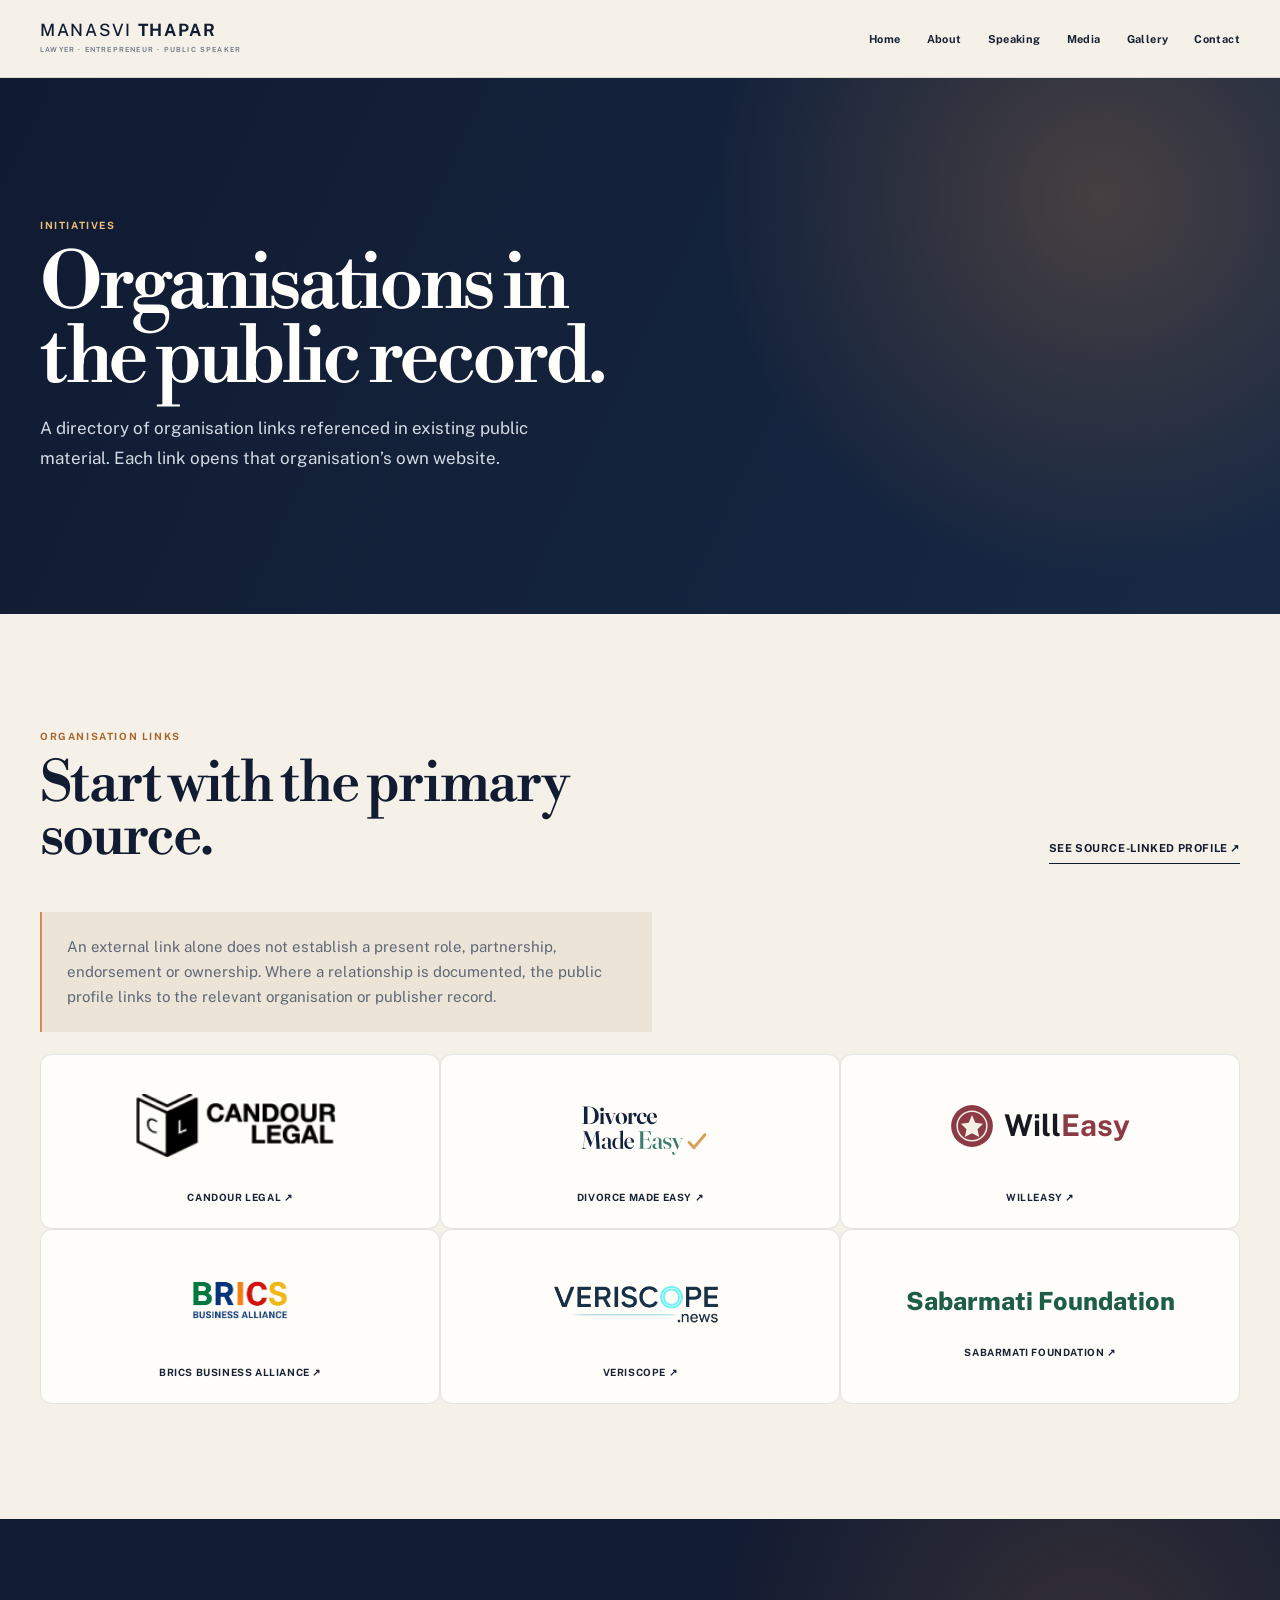
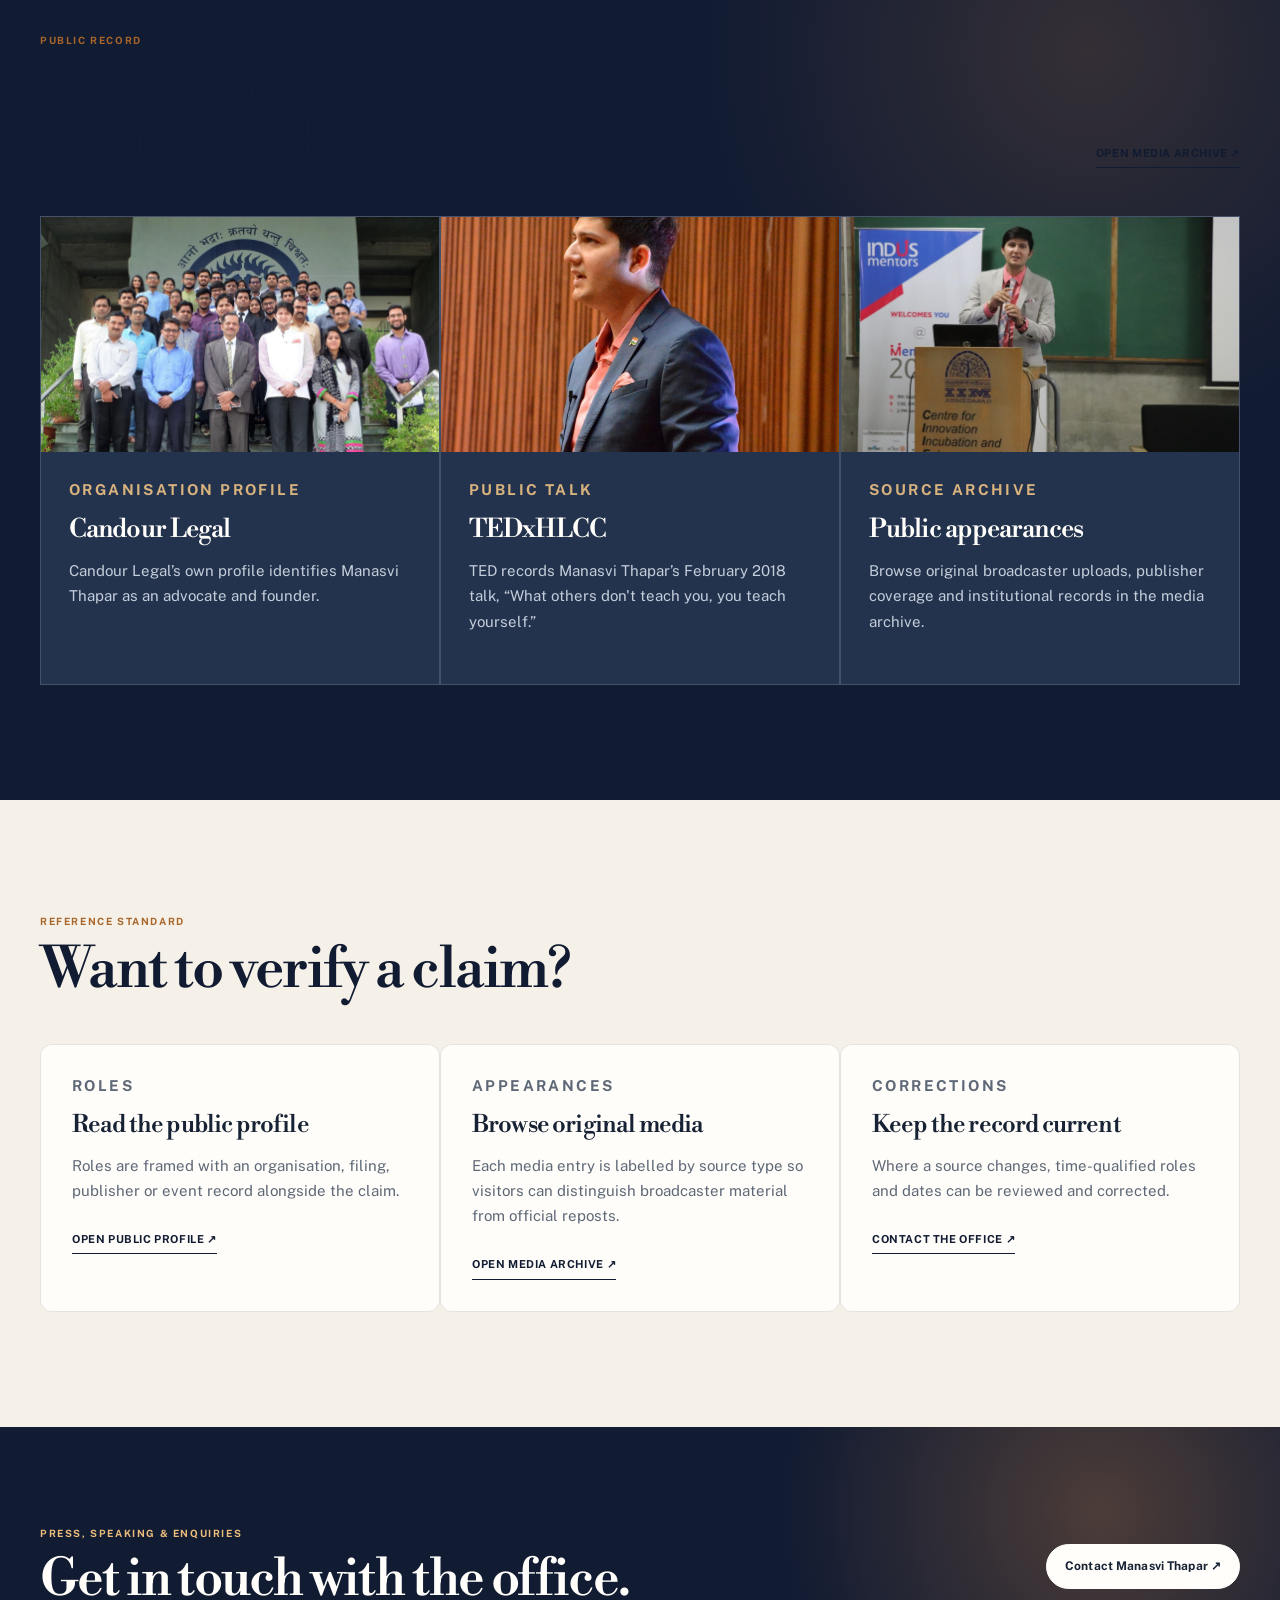
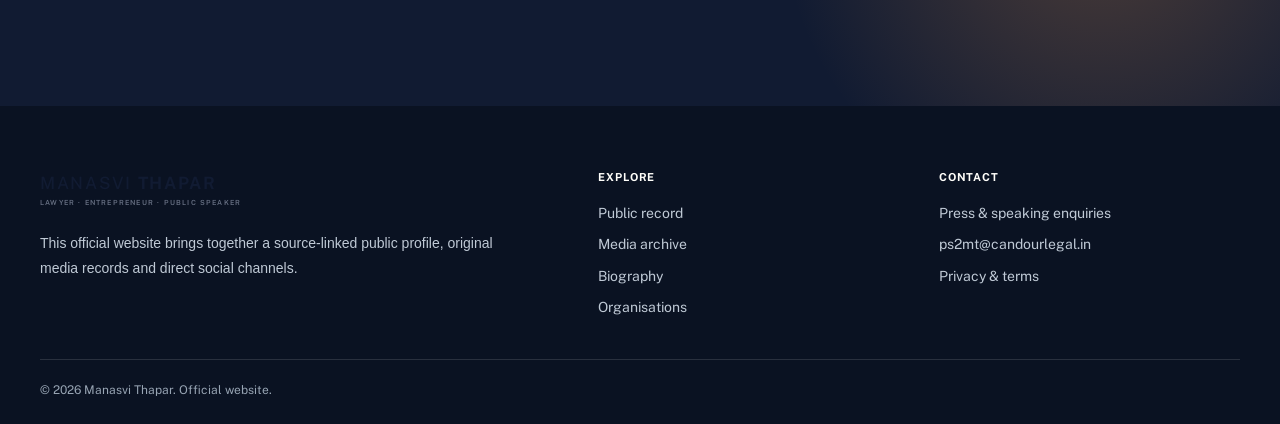
<file: initiatives/index.html>
<!doctype html>
<html lang="en">
<head>
  <meta charset="UTF-8">
  <meta name="viewport" content="width=device-width,initial-scale=1">
  <title>Manasvi Thapar | Organisations in the Public Record</title>
  <meta name="description" content="Organisation links referenced in Manasvi Thapar’s public materials, with their own websites and source-linked profile context.">
  <link rel="canonical" href="https://manasvithapar.com/initiatives/">
  <meta property="og:type" content="website">
  <meta property="og:site_name" content="Manasvi Thapar">
  <meta property="og:title" content="Manasvi Thapar | Organisations in the Public Record">
  <meta property="og:description" content="Explore organisation links referenced in Manasvi Thapar’s source-linked public materials.">
  <meta property="og:url" content="https://manasvithapar.com/initiatives/">
  <meta property="og:image" content="https://manasvithapar.com/assets/924b106e10f7.jpeg">
  <meta name="twitter:card" content="summary_large_image">
  <link rel="icon" href="/assets/63805c784ebb.png">
  <link rel="stylesheet" href="/style.css">
  <link rel="stylesheet" href="/editorial.css">
</head>
<body>
  <a class="skip" href="#main">Skip to content</a>
  <div class="utility">
    <div class="wrap">
      <span>OFFICIAL WEBSITE · SOURCE-LINKED PUBLIC RECORD</span>
      <div>
        <a href="https://www.facebook.com/ManasviThapar/" target="_blank" rel="noopener">Facebook</a>
        <a href="https://x.com/ManasviThapar" target="_blank" rel="noopener">X / Twitter</a>
        <a href="https://www.youtube.com/@ThaparManasvi" target="_blank" rel="noopener">YouTube</a>
        <a href="https://www.linkedin.com/in/manasvithapar/" target="_blank" rel="noopener">LinkedIn</a>
      </div>
    </div>
  </div>

  <header>
    <div class="wrap header-inner">
      <a class="brand" href="/">MANASVI <strong>THAPAR</strong><small>LAWYER · ENTREPRENEUR · PUBLIC SPEAKER</small></a>
      <button class="menu" aria-label="Open navigation" aria-expanded="false">Menu</button>
      <nav aria-label="Main navigation">
        <a href="/">Home</a>
        <a href="/public-profile/">Public record</a>
        <a href="/media/">Media</a>
        <a href="/wiki/">Biography</a>
        <a href="/gallery/">Gallery</a>
        <a href="/contact-us/">Contact</a>
      </nav>
    </div>
  </header>

  <main id="main">
    <section class="page-banner">
      <div class="wrap">
        <p class="eyebrow">Initiatives</p>
        <h1>Organisations in<br>the public record.</h1>
        <p>A directory of organisation links referenced in existing public material. Each link opens that organisation’s own website.</p>
      </div>
    </section>

    <section class="wrap section" aria-labelledby="organisation-heading">
      <div class="section-head">
        <div>
          <p class="eyebrow">Organisation links</p>
          <h2 id="organisation-heading">Start with the primary source.</h2>
        </div>
        <a class="text-link" href="/public-profile/">See source-linked profile <span aria-hidden="true">↗</span></a>
      </div>

      <p class="profile-note">An external link alone does not establish a present role, partnership, endorsement or ownership. Where a relationship is documented, the <a href="/public-profile/">public profile</a> links to the relevant organisation or publisher record.</p>

      <div class="logo-grid">
        <a class="logo-tile" href="https://candourlegal.com" target="_blank" rel="noopener noreferrer" aria-label="Visit Candour Legal"><img src="/assets/logos/candour.png" alt="Candour Legal logo" loading="lazy"><span class="logo-caption">Candour Legal <span aria-hidden="true">↗</span></span></a>
        <a class="logo-tile" href="https://divorcemadeeasy.in" target="_blank" rel="noopener noreferrer" aria-label="Visit Divorce Made Easy"><img src="/assets/logos/divorce.svg" alt="Divorce Made Easy logo" loading="lazy"><span class="logo-caption">Divorce Made Easy <span aria-hidden="true">↗</span></span></a>
        <a class="logo-tile" href="https://willeasy.in" target="_blank" rel="noopener noreferrer" aria-label="Visit WillEasy"><span class="will-logo"><img src="/assets/logos/willeasy.svg" alt="WillEasy logo" loading="lazy"><strong>Will<span>Easy</span></strong></span><span class="logo-caption">WillEasy <span aria-hidden="true">↗</span></span></a>
        <a class="logo-tile" href="https://bricsbusinessalliance.com" target="_blank" rel="noopener noreferrer" aria-label="Visit BRICS Business Alliance"><img src="/assets/logos/brics.png" alt="BRICS Business Alliance logo" loading="lazy"><span class="logo-caption">BRICS Business Alliance <span aria-hidden="true">↗</span></span></a>
        <a class="logo-tile" href="https://veriscope.news" target="_blank" rel="noopener noreferrer" aria-label="Visit VeriScope"><img src="/assets/logos/veriscope.png" alt="VeriScope logo" loading="lazy"><span class="logo-caption">VeriScope <span aria-hidden="true">↗</span></span></a>
        <a class="logo-tile" href="https://sabarmati.org" target="_blank" rel="noopener noreferrer" aria-label="Visit Sabarmati Foundation"><span class="logo-text">Sabarmati Foundation</span><span class="logo-caption">Sabarmati Foundation <span aria-hidden="true">↗</span></span></a>
      </div>
    </section>

    <section class="blue-section" aria-labelledby="work-heading">
      <div class="wrap section">
        <div class="section-head">
          <div>
            <p class="eyebrow">Public record</p>
            <h2 id="work-heading">Explore the evidence alongside the work.</h2>
          </div>
          <a class="text-link" href="/media/">Open media archive <span aria-hidden="true">↗</span></a>
        </div>
        <div class="initiative-grid">
          <a class="initiative" href="https://candourlegal.com/lawyer/manasvi-thapar/" target="_blank" rel="noopener noreferrer">
            <img src="/assets/82df6f948410.jpeg" alt="Manasvi Thapar at a public engagement" loading="lazy" width="1600" height="1200">
            <div>
              <p class="eyebrow">Organisation profile</p>
              <h3>Candour Legal</h3>
              <p>Candour Legal’s own profile identifies Manasvi Thapar as an advocate and founder.</p>
            </div>
          </a>
          <a class="initiative" href="https://www.ted.com/talks/manasvi_thapar_what_others_don_t_teach_you_you_teach_yourself" target="_blank" rel="noopener noreferrer">
            <img src="/assets/4c9a7b8b7959.jpeg" alt="Manasvi Thapar speaking at TEDxHLCC" loading="lazy" width="1193" height="1800">
            <div>
              <p class="eyebrow">Public talk</p>
              <h3>TEDxHLCC</h3>
              <p>TED records Manasvi Thapar’s February 2018 talk, “What others don't teach you, you teach yourself.”</p>
            </div>
          </a>
          <a class="initiative" href="/media/">
            <img src="/assets/03b6d9631bde.jpeg" alt="Manasvi Thapar at a university engagement" loading="lazy" width="1600" height="1066">
            <div>
              <p class="eyebrow">Source archive</p>
              <h3>Public appearances</h3>
              <p>Browse original broadcaster uploads, publisher coverage and institutional records in the media archive.</p>
            </div>
          </a>
        </div>
      </div>
    </section>

    <section class="wrap section" aria-labelledby="reference-heading">
      <div class="section-head">
        <div>
          <p class="eyebrow">Reference standard</p>
          <h2 id="reference-heading">Want to verify a claim?</h2>
        </div>
      </div>
      <div class="source-records">
        <article class="source-record">
          <p class="eyebrow">Roles</p>
          <h3>Read the public profile</h3>
          <p>Roles are framed with an organisation, filing, publisher or event record alongside the claim.</p>
          <a class="text-link" href="/public-profile/">Open public profile <span aria-hidden="true">↗</span></a>
        </article>
        <article class="source-record">
          <p class="eyebrow">Appearances</p>
          <h3>Browse original media</h3>
          <p>Each media entry is labelled by source type so visitors can distinguish broadcaster material from official reposts.</p>
          <a class="text-link" href="/media/">Open media archive <span aria-hidden="true">↗</span></a>
        </article>
        <article class="source-record">
          <p class="eyebrow">Corrections</p>
          <h3>Keep the record current</h3>
          <p>Where a source changes, time-qualified roles and dates can be reviewed and corrected.</p>
          <a class="text-link" href="/contact-us/">Contact the office <span aria-hidden="true">↗</span></a>
        </article>
      </div>
    </section>
  </main>

  <section class="connect">
    <div class="wrap">
      <div>
        <p class="eyebrow">Press, speaking &amp; enquiries</p>
        <h2>Get in touch with the office.</h2>
      </div>
      <a class="button button-light" href="/contact-us/">Contact Manasvi Thapar <span aria-hidden="true">↗</span></a>
    </div>
  </section>

  <footer>
    <div class="wrap footer-grid">
      <div>
        <a class="brand" href="/">MANASVI <strong>THAPAR</strong><small>LAWYER · ENTREPRENEUR · PUBLIC SPEAKER</small></a>
        <p>This official website brings together a source-linked public profile, original media records and direct social channels.</p>
      </div>
      <div>
        <h3>Explore</h3>
        <a href="/public-profile/">Public record</a>
        <a href="/media/">Media archive</a>
        <a href="/wiki/">Biography</a>
        <a href="/initiatives/">Organisations</a>
      </div>
      <div>
        <h3>Contact</h3>
        <a href="/contact-us/">Press &amp; speaking enquiries</a>
        <a href="mailto:ps2mt@candourlegal.in">ps2mt@candourlegal.in</a>
        <a href="/privacy/">Privacy &amp; terms</a>
      </div>
    </div>
    <div class="wrap copyright">© 2026 Manasvi Thapar. Official website.</div>
  </footer>

  <dialog id="lightbox">
    <button aria-label="Close photo" class="close">×</button>
    <img alt="">
    <p></p>
  </dialog>
  <script src="/app.js"></script>
</body>
</html>
</file>
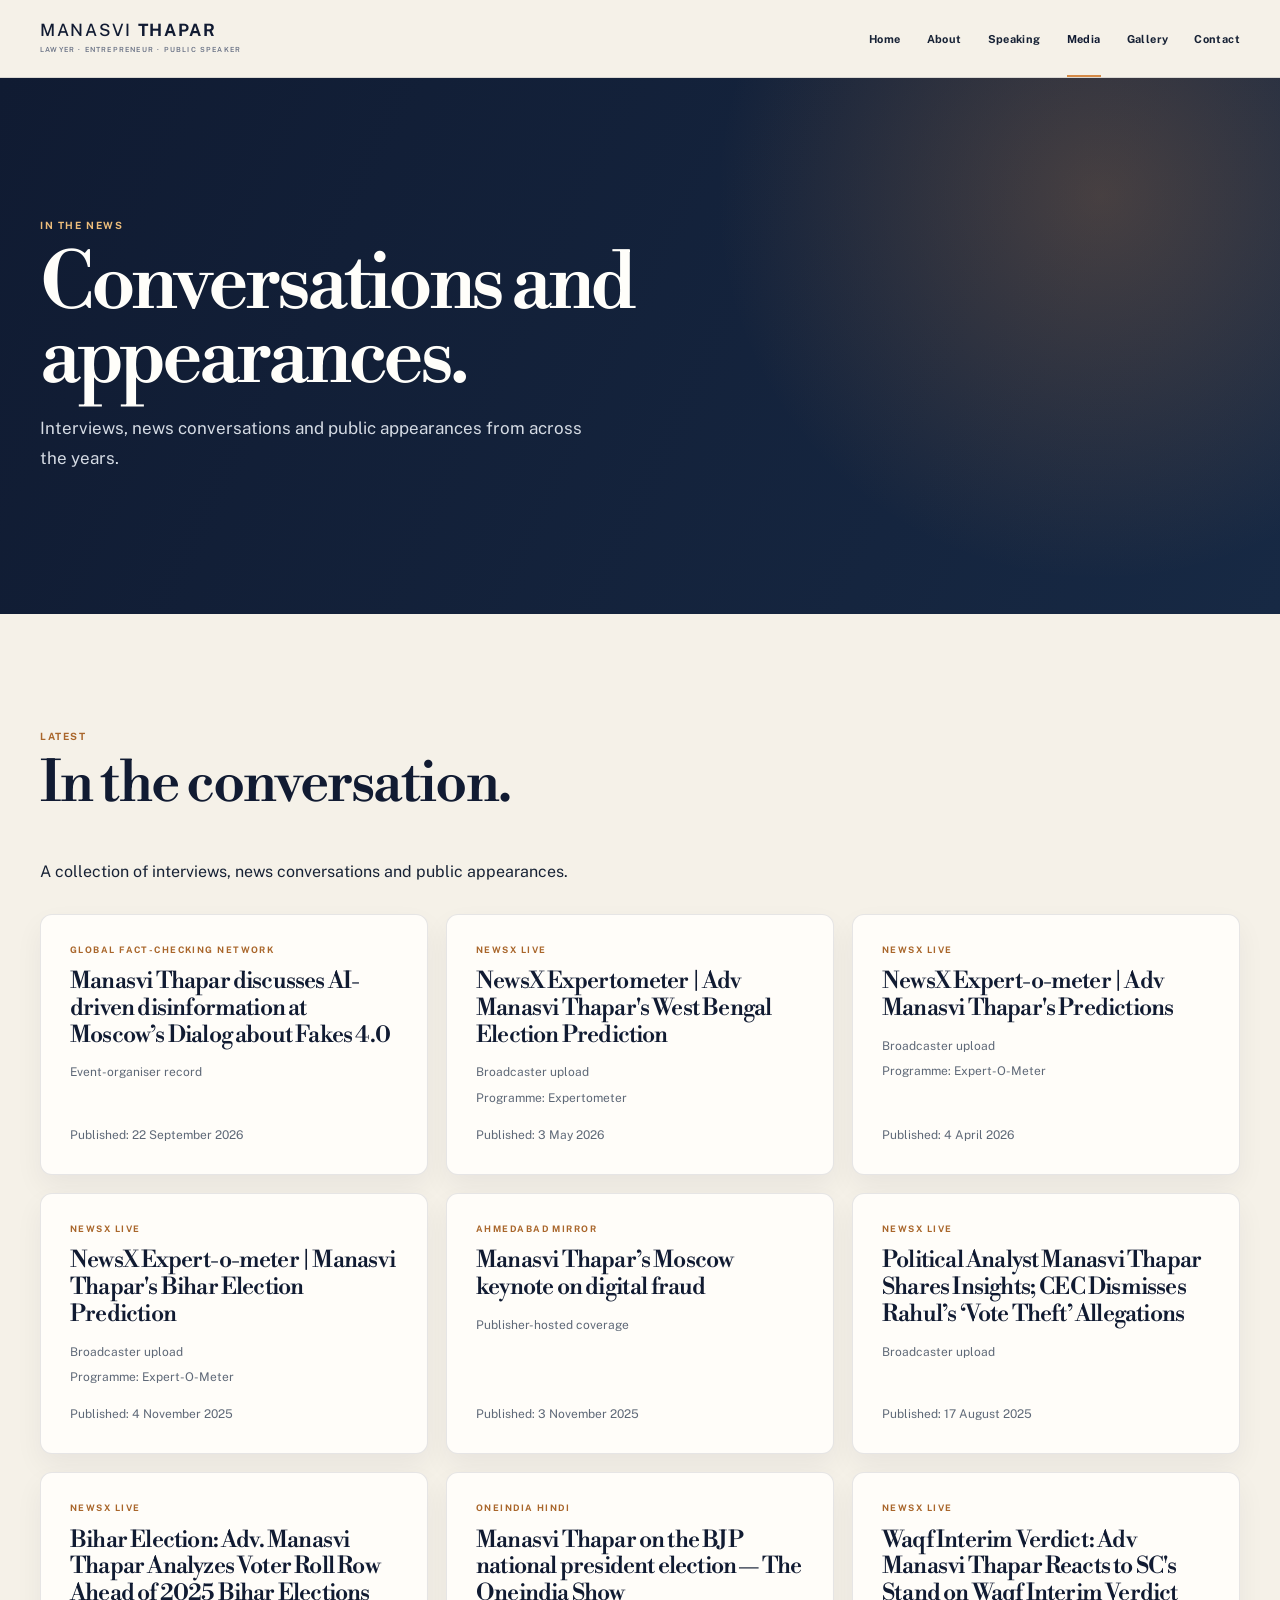
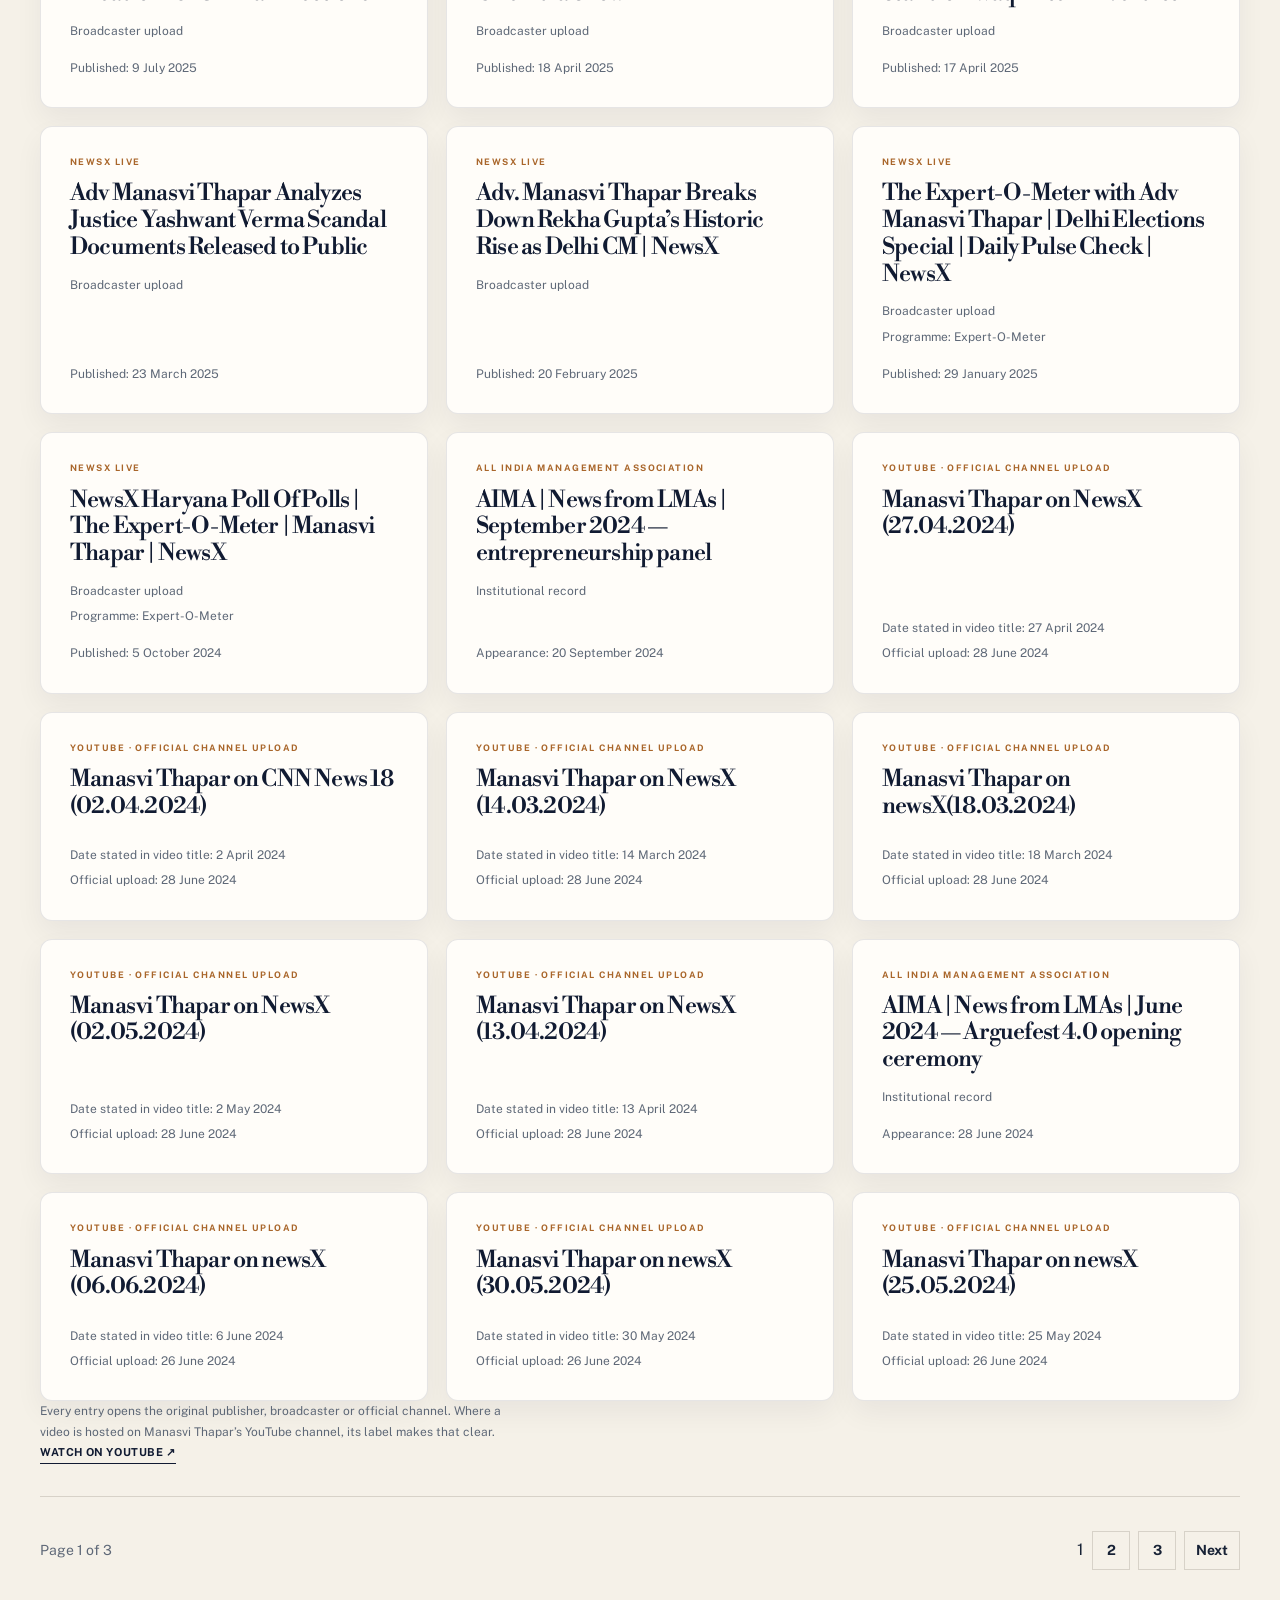
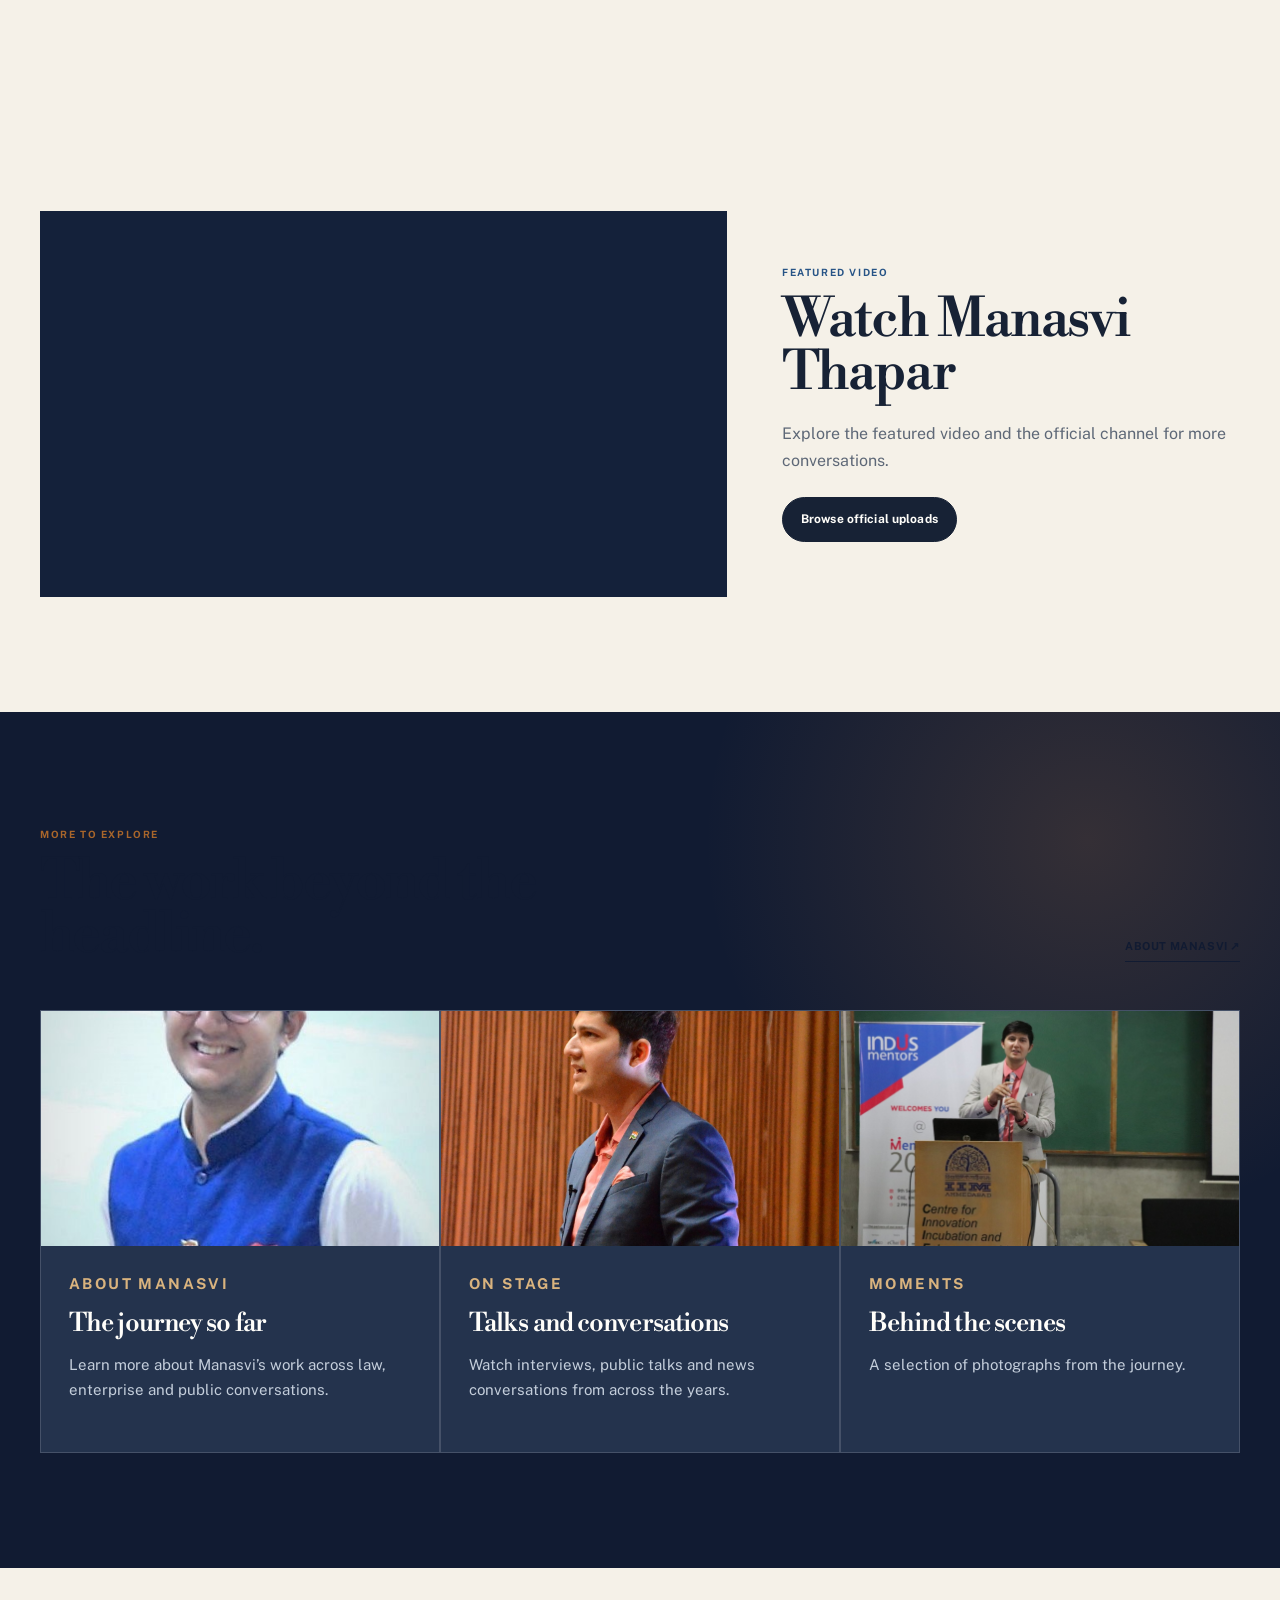
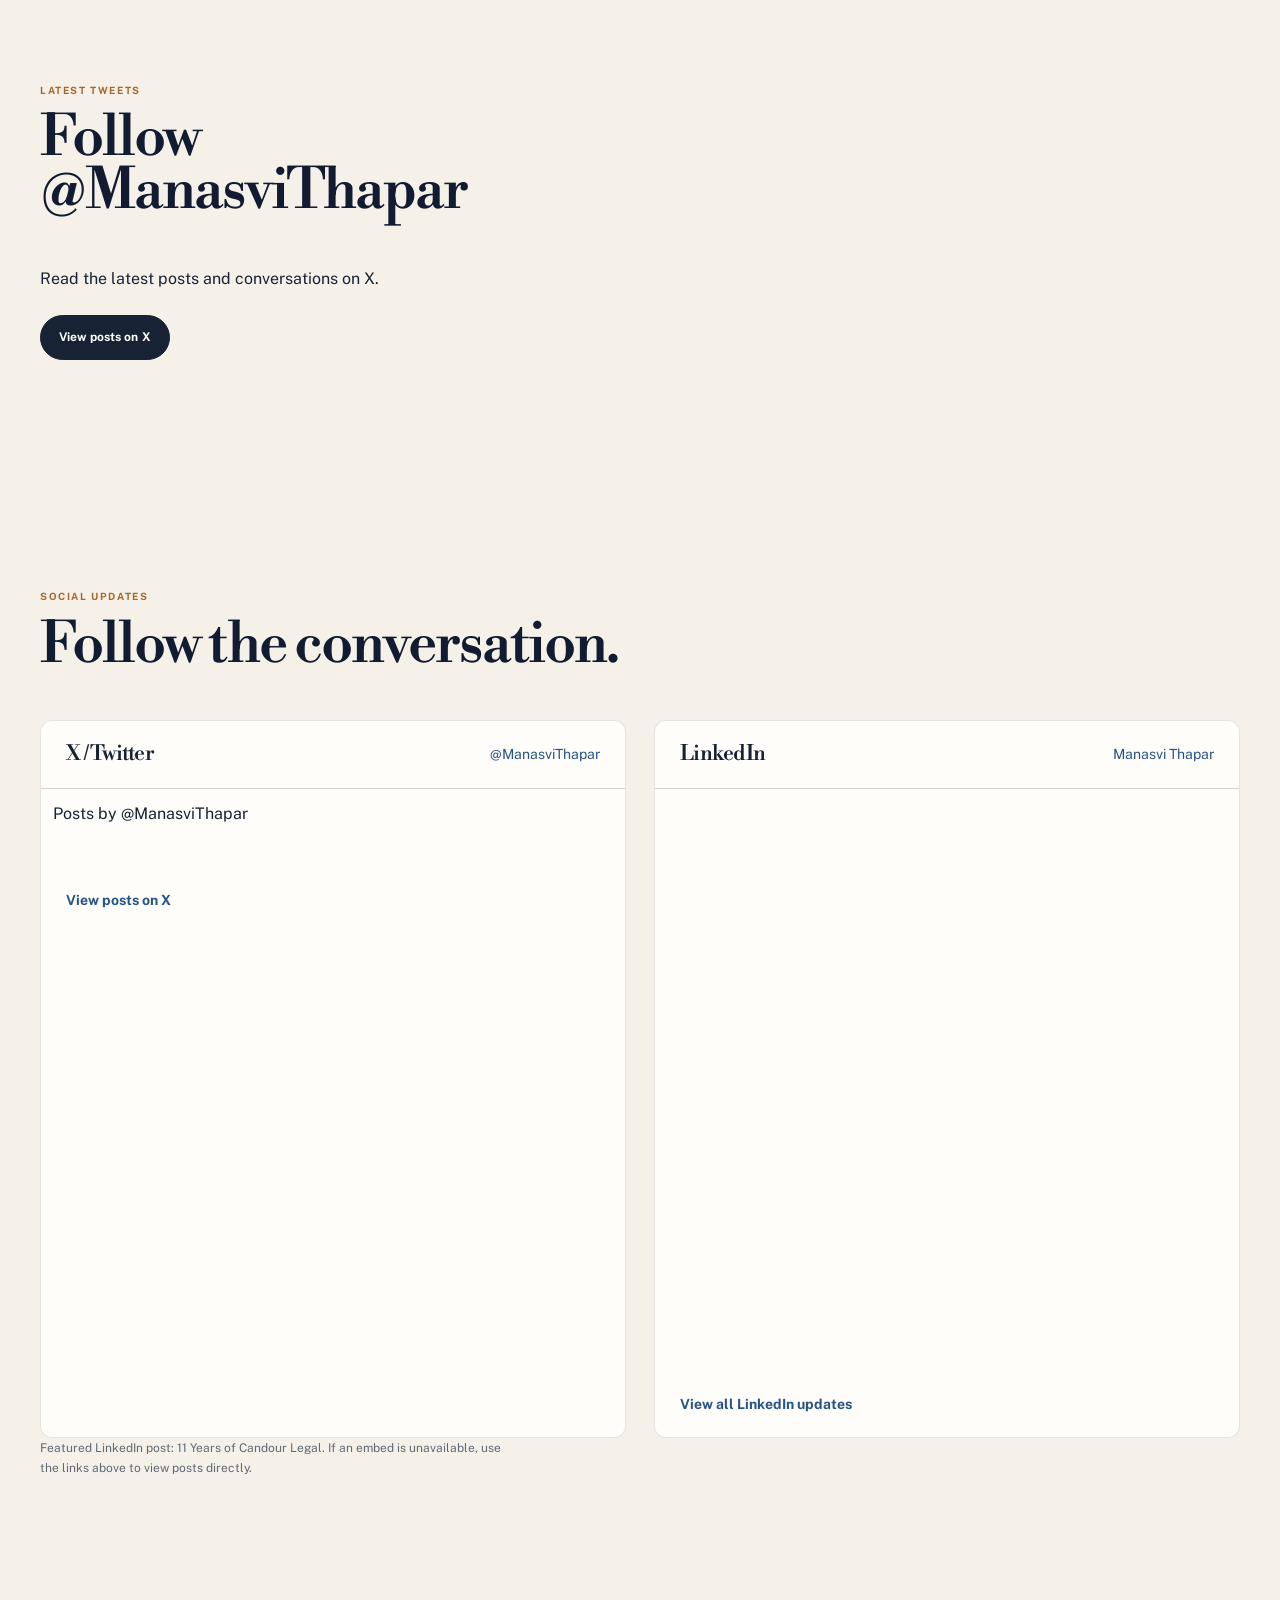
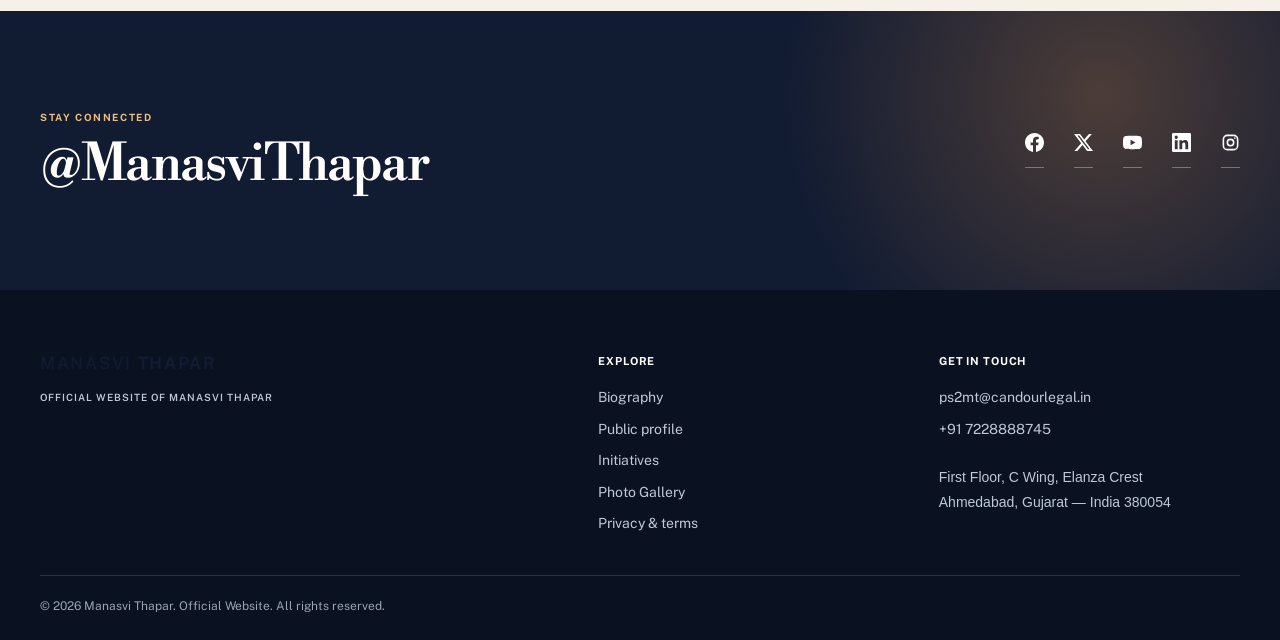
<file: media/index.html>
<!doctype html><html lang="en"><head><meta charset="UTF-8"><meta name="viewport" content="width=device-width,initial-scale=1"><title>Manasvi Thapar in the Media | News, Interviews &amp; Appearances</title><meta name="description" content="A collection of interviews, news conversations and public appearances featuring Manasvi Thapar."><link rel="canonical" href="https://manasvithapar.com/media/"><link rel="next" href="https://manasvithapar.com/media/page/2/"><meta property="og:type" content="website"><meta property="og:site_name" content="Manasvi Thapar"><meta property="og:title" content="Manasvi Thapar in the Media | News, Interviews &amp; Appearances"><meta property="og:description" content="A collection of interviews, news conversations and public appearances featuring Manasvi Thapar."><meta property="og:url" content="https://manasvithapar.com/media/"><meta property="og:image" content="https://manasvithapar.com/assets/924b106e10f7.jpeg"><meta name="twitter:card" content="summary_large_image"><!-- media-archive:schema:start --><script type="application/ld+json">{"@context":"https://schema.org","@type":"CollectionPage","@id":"https://manasvithapar.com/media/#collection","url":"https://manasvithapar.com/media/","name":"Manasvi Thapar in the Media","description":"A collection of interviews, news conversations and public appearances featuring Manasvi Thapar.","about":{"@id":"https://manasvithapar.com/#person"},"mainEntity":{"@type":"ItemList","numberOfItems":24,"itemListOrder":"https://schema.org/ItemListOrderDescending","itemListElement":[{"@type":"ListItem","position":1,"url":"https://globalfactchecking.com/after-the-fake-gfcn-experts-assess-the-real-cost-of-disinformation/","name":"Manasvi Thapar discusses AI-driven disinformation at Moscow’s Dialog about Fakes 4.0"},{"@type":"ListItem","position":2,"url":"https://www.youtube.com/watch?v=jUG9xUgU3fw","name":"NewsX Expertometer | Adv Manasvi Thapar's West Bengal Election Prediction"},{"@type":"ListItem","position":3,"url":"https://www.youtube.com/watch?v=nC8GPZ8fhLk","name":"NewsX Expert-o-meter | Adv Manasvi Thapar's Predictions"},{"@type":"ListItem","position":4,"url":"https://www.youtube.com/watch?v=Ah8MRwmPRa4","name":"NewsX Expert-o-meter | Manasvi Thapar's Bihar Election Prediction"},{"@type":"ListItem","position":5,"url":"https://www.ahmedabadmirror.com/city-advocate-speaks-on-digital-fraud-in-russia/81901964.html","name":"Manasvi Thapar’s Moscow keynote on digital fraud"},{"@type":"ListItem","position":6,"url":"https://www.youtube.com/watch?v=IlrdH4LQzcU","name":"Political Analyst Manasvi Thapar Shares Insights; CEC Dismisses Rahul’s ‘Vote Theft’ Allegations"},{"@type":"ListItem","position":7,"url":"https://www.youtube.com/watch?v=DsrR5wHo8VI","name":"Bihar Election: Adv. Manasvi Thapar Analyzes Voter Roll Row Ahead of 2025 Bihar Elections"},{"@type":"ListItem","position":8,"url":"https://hindi.oneindia.com/videos/bjp-national-president-election-4237288.html","name":"Manasvi Thapar on the BJP national president election — The Oneindia Show"},{"@type":"ListItem","position":9,"url":"https://www.youtube.com/watch?v=FUg53u6wARE","name":"Waqf Interim Verdict: Adv Manasvi Thapar Reacts to SC's Stand on Waqf Interim Verdict"},{"@type":"ListItem","position":10,"url":"https://www.youtube.com/watch?v=4WjfTpgipuE","name":"Adv Manasvi Thapar Analyzes Justice Yashwant Verma Scandal Documents Released to Public"},{"@type":"ListItem","position":11,"url":"https://www.youtube.com/watch?v=dzaks7mJ6Qw","name":"Adv. Manasvi Thapar Breaks Down Rekha Gupta’s Historic Rise as Delhi CM | NewsX"},{"@type":"ListItem","position":12,"url":"https://www.youtube.com/watch?v=Ze7YFdEpNxc","name":"The Expert-O-Meter with Adv Manasvi Thapar | Delhi Elections Special | Daily Pulse Check | NewsX"},{"@type":"ListItem","position":13,"url":"https://www.youtube.com/watch?v=mhYPUisj7UU","name":"NewsX Haryana Poll Of Polls | The Expert-O-Meter | Manasvi Thapar | NewsX"},{"@type":"ListItem","position":14,"url":"https://www.aima.in/backend/web/uploads/report-publication/aima-news/6426264262september2024_pdf.pdf","name":"AIMA | News from LMAs | September 2024 — entrepreneurship panel"},{"@type":"ListItem","position":15,"url":"https://www.youtube.com/watch?v=yN6fyJCBbXQ","name":"Manasvi Thapar on NewsX (27.04.2024)"},{"@type":"ListItem","position":16,"url":"https://www.youtube.com/watch?v=UB4lktXuDuQ","name":"Manasvi Thapar on CNN News 18 (02.04.2024)"},{"@type":"ListItem","position":17,"url":"https://www.youtube.com/watch?v=TtQ9Nc7HfV0","name":"Manasvi Thapar on NewsX (14.03.2024)"},{"@type":"ListItem","position":18,"url":"https://www.youtube.com/watch?v=HP3Hx_kPNhA","name":"Manasvi Thapar on newsX(18.03.2024)"},{"@type":"ListItem","position":19,"url":"https://www.youtube.com/watch?v=GQ3V-U0sWdE","name":"Manasvi Thapar on NewsX (02.05.2024)"},{"@type":"ListItem","position":20,"url":"https://www.youtube.com/watch?v=2EzlEJqvnVk","name":"Manasvi Thapar on NewsX (13.04.2024)"},{"@type":"ListItem","position":21,"url":"https://www.aima.in/backend/web/uploads/report-publication/aima-news/6192961929june2024-compressed.pdf","name":"AIMA | News from LMAs | June 2024 — Arguefest 4.0 opening ceremony"},{"@type":"ListItem","position":22,"url":"https://www.youtube.com/watch?v=wsqLxp-uocA","name":"Manasvi Thapar on newsX (06.06.2024)"},{"@type":"ListItem","position":23,"url":"https://www.youtube.com/watch?v=roq0m43Zep8","name":"Manasvi Thapar on newsX (30.05.2024)"},{"@type":"ListItem","position":24,"url":"https://www.youtube.com/watch?v=pi4vZ0gV0uk","name":"Manasvi Thapar on newsX (25.05.2024)"}]}}</script><!-- media-archive:schema:end --><link rel="icon" href="/assets/63805c784ebb.png"><link rel="stylesheet" href="/style.css"><link rel="stylesheet" href="/editorial.css"></head><body><a class="skip" href="#main">Skip to content</a><div class="utility"><div class="wrap"><span>THE OFFICIAL WEBSITE OF MANASVI THAPAR</span><div><a href="https://www.facebook.com/ManasviThapar/" target="_blank" rel="noopener">Facebook</a><a href="https://x.com/ManasviThapar" target="_blank" rel="noopener">X / Twitter</a><a href="https://www.youtube.com/@ThaparManasvi" target="_blank" rel="noopener">YouTube</a><a href="https://www.linkedin.com/in/manasvithapar/" target="_blank" rel="noopener">LinkedIn</a></div></div></div><header><div class="wrap header-inner"><a class="brand" href="/">MANASVI <strong>THAPAR</strong><small>LAWYER · ENTREPRENEUR · PUBLIC SPEAKER</small></a><button class="menu" aria-label="Open navigation" aria-expanded="false">☰</button><nav aria-label="Main navigation"><a href="/" >Home</a><a href="/wiki/" >Biography</a><a href="/public-profile/">Public profile</a><a href="/initiatives/" >Initiatives</a><a href="/media/" aria-current="page">Media</a><a href="/gallery/" >Photo Gallery</a><a href="/contact-us/" >Get in Touch</a></nav></div></header><main id="main"><section class="page-banner"><div class="wrap"><p class="eyebrow">IN THE NEWS</p><h1>Conversations and appearances.</h1><p>Interviews, news conversations and public appearances from across the years.</p></div></section><section class="wrap section" aria-labelledby="coverage-heading"><div class="section-head"><div><p class="eyebrow">LATEST</p><h2 id="coverage-heading">In the conversation.</h2></div></div><p id="coverage-status" role="status">A collection of interviews, news conversations and public appearances.</p><div id="latest-coverage" class="coverage-grid"><!-- media-archive:all:start --><article class="coverage-card"><p class="eyebrow">Global Fact-Checking Network</p><h3><a href="https://globalfactchecking.com/after-the-fake-gfcn-experts-assess-the-real-cost-of-disinformation/" target="_blank" rel="noopener noreferrer">Manasvi Thapar discusses AI-driven disinformation at Moscow’s Dialog about Fakes 4.0</a></h3><p class="coverage-context">Event-organiser record</p><div class="coverage-meta"><time datetime="2026-09-22">Published: 22 September 2026</time></div></article><article class="coverage-card"><p class="eyebrow">NewsX Live</p><h3><a href="https://www.youtube.com/watch?v=jUG9xUgU3fw" target="_blank" rel="noopener noreferrer">NewsX Expertometer | Adv Manasvi Thapar&#x27;s West Bengal Election Prediction</a></h3><p class="coverage-context">Broadcaster upload</p><p class="coverage-context">Programme: Expertometer</p><div class="coverage-meta"><time datetime="2026-05-03">Published: 3 May 2026</time></div></article><article class="coverage-card"><p class="eyebrow">NewsX Live</p><h3><a href="https://www.youtube.com/watch?v=nC8GPZ8fhLk" target="_blank" rel="noopener noreferrer">NewsX Expert-o-meter | Adv Manasvi Thapar&#x27;s Predictions</a></h3><p class="coverage-context">Broadcaster upload</p><p class="coverage-context">Programme: Expert-O-Meter</p><div class="coverage-meta"><time datetime="2026-04-04">Published: 4 April 2026</time></div></article><article class="coverage-card"><p class="eyebrow">NewsX Live</p><h3><a href="https://www.youtube.com/watch?v=Ah8MRwmPRa4" target="_blank" rel="noopener noreferrer">NewsX Expert-o-meter | Manasvi Thapar&#x27;s Bihar Election Prediction</a></h3><p class="coverage-context">Broadcaster upload</p><p class="coverage-context">Programme: Expert-O-Meter</p><div class="coverage-meta"><time datetime="2025-11-04">Published: 4 November 2025</time></div></article><article class="coverage-card"><p class="eyebrow">Ahmedabad Mirror</p><h3><a href="https://www.ahmedabadmirror.com/city-advocate-speaks-on-digital-fraud-in-russia/81901964.html" target="_blank" rel="noopener noreferrer">Manasvi Thapar’s Moscow keynote on digital fraud</a></h3><p class="coverage-context">Publisher-hosted coverage</p><div class="coverage-meta"><time datetime="2025-11-03">Published: 3 November 2025</time></div></article><article class="coverage-card"><p class="eyebrow">NewsX Live</p><h3><a href="https://www.youtube.com/watch?v=IlrdH4LQzcU" target="_blank" rel="noopener noreferrer">Political Analyst Manasvi Thapar Shares Insights; CEC Dismisses Rahul’s ‘Vote Theft’ Allegations</a></h3><p class="coverage-context">Broadcaster upload</p><div class="coverage-meta"><time datetime="2025-08-17">Published: 17 August 2025</time></div></article><article class="coverage-card"><p class="eyebrow">NewsX Live</p><h3><a href="https://www.youtube.com/watch?v=DsrR5wHo8VI" target="_blank" rel="noopener noreferrer">Bihar Election: Adv. Manasvi Thapar Analyzes Voter Roll Row Ahead of 2025 Bihar Elections</a></h3><p class="coverage-context">Broadcaster upload</p><div class="coverage-meta"><time datetime="2025-07-09">Published: 9 July 2025</time></div></article><article class="coverage-card"><p class="eyebrow">Oneindia Hindi</p><h3><a href="https://hindi.oneindia.com/videos/bjp-national-president-election-4237288.html" target="_blank" rel="noopener noreferrer">Manasvi Thapar on the BJP national president election — The Oneindia Show</a></h3><p class="coverage-context">Broadcaster upload</p><div class="coverage-meta"><time datetime="2025-04-18">Published: 18 April 2025</time></div></article><article class="coverage-card"><p class="eyebrow">NewsX Live</p><h3><a href="https://www.youtube.com/watch?v=FUg53u6wARE" target="_blank" rel="noopener noreferrer">Waqf Interim Verdict: Adv Manasvi Thapar Reacts to SC&#x27;s Stand on Waqf Interim Verdict</a></h3><p class="coverage-context">Broadcaster upload</p><div class="coverage-meta"><time datetime="2025-04-17">Published: 17 April 2025</time></div></article><article class="coverage-card"><p class="eyebrow">NewsX Live</p><h3><a href="https://www.youtube.com/watch?v=4WjfTpgipuE" target="_blank" rel="noopener noreferrer">Adv Manasvi Thapar Analyzes Justice Yashwant Verma Scandal Documents Released to Public</a></h3><p class="coverage-context">Broadcaster upload</p><div class="coverage-meta"><time datetime="2025-03-23">Published: 23 March 2025</time></div></article><article class="coverage-card"><p class="eyebrow">NewsX Live</p><h3><a href="https://www.youtube.com/watch?v=dzaks7mJ6Qw" target="_blank" rel="noopener noreferrer">Adv. Manasvi Thapar Breaks Down Rekha Gupta’s Historic Rise as Delhi CM | NewsX</a></h3><p class="coverage-context">Broadcaster upload</p><div class="coverage-meta"><time datetime="2025-02-20">Published: 20 February 2025</time></div></article><article class="coverage-card"><p class="eyebrow">NewsX Live</p><h3><a href="https://www.youtube.com/watch?v=Ze7YFdEpNxc" target="_blank" rel="noopener noreferrer">The Expert-O-Meter with Adv Manasvi Thapar | Delhi Elections Special | Daily Pulse Check | NewsX</a></h3><p class="coverage-context">Broadcaster upload</p><p class="coverage-context">Programme: Expert-O-Meter</p><div class="coverage-meta"><time datetime="2025-01-29">Published: 29 January 2025</time></div></article><article class="coverage-card"><p class="eyebrow">NewsX Live</p><h3><a href="https://www.youtube.com/watch?v=mhYPUisj7UU" target="_blank" rel="noopener noreferrer">NewsX Haryana Poll Of Polls | The Expert-O-Meter | Manasvi Thapar | NewsX</a></h3><p class="coverage-context">Broadcaster upload</p><p class="coverage-context">Programme: Expert-O-Meter</p><div class="coverage-meta"><time datetime="2024-10-05">Published: 5 October 2024</time></div></article><article class="coverage-card"><p class="eyebrow">All India Management Association</p><h3><a href="https://www.aima.in/backend/web/uploads/report-publication/aima-news/6426264262september2024_pdf.pdf" target="_blank" rel="noopener noreferrer">AIMA | News from LMAs | September 2024 — entrepreneurship panel</a></h3><p class="coverage-context">Institutional record</p><div class="coverage-meta"><time datetime="2024-09-20">Appearance: 20 September 2024</time></div></article><article class="coverage-card"><p class="eyebrow">YouTube · Official channel upload</p><h3><a href="https://www.youtube.com/watch?v=yN6fyJCBbXQ" target="_blank" rel="noopener noreferrer">Manasvi Thapar on NewsX (27.04.2024)</a></h3><div class="coverage-meta"><time datetime="2024-04-27">Date stated in video title: 27 April 2024</time><time datetime="2024-06-28">Official upload: 28 June 2024</time></div></article><article class="coverage-card"><p class="eyebrow">YouTube · Official channel upload</p><h3><a href="https://www.youtube.com/watch?v=UB4lktXuDuQ" target="_blank" rel="noopener noreferrer">Manasvi Thapar on CNN News 18 (02.04.2024)</a></h3><div class="coverage-meta"><time datetime="2024-04-02">Date stated in video title: 2 April 2024</time><time datetime="2024-06-28">Official upload: 28 June 2024</time></div></article><article class="coverage-card"><p class="eyebrow">YouTube · Official channel upload</p><h3><a href="https://www.youtube.com/watch?v=TtQ9Nc7HfV0" target="_blank" rel="noopener noreferrer">Manasvi Thapar on NewsX (14.03.2024)</a></h3><div class="coverage-meta"><time datetime="2024-03-14">Date stated in video title: 14 March 2024</time><time datetime="2024-06-28">Official upload: 28 June 2024</time></div></article><article class="coverage-card"><p class="eyebrow">YouTube · Official channel upload</p><h3><a href="https://www.youtube.com/watch?v=HP3Hx_kPNhA" target="_blank" rel="noopener noreferrer">Manasvi Thapar on newsX(18.03.2024)</a></h3><div class="coverage-meta"><time datetime="2024-03-18">Date stated in video title: 18 March 2024</time><time datetime="2024-06-28">Official upload: 28 June 2024</time></div></article><article class="coverage-card"><p class="eyebrow">YouTube · Official channel upload</p><h3><a href="https://www.youtube.com/watch?v=GQ3V-U0sWdE" target="_blank" rel="noopener noreferrer">Manasvi Thapar on NewsX (02.05.2024)</a></h3><div class="coverage-meta"><time datetime="2024-05-02">Date stated in video title: 2 May 2024</time><time datetime="2024-06-28">Official upload: 28 June 2024</time></div></article><article class="coverage-card"><p class="eyebrow">YouTube · Official channel upload</p><h3><a href="https://www.youtube.com/watch?v=2EzlEJqvnVk" target="_blank" rel="noopener noreferrer">Manasvi Thapar on NewsX (13.04.2024)</a></h3><div class="coverage-meta"><time datetime="2024-04-13">Date stated in video title: 13 April 2024</time><time datetime="2024-06-28">Official upload: 28 June 2024</time></div></article><article class="coverage-card"><p class="eyebrow">All India Management Association</p><h3><a href="https://www.aima.in/backend/web/uploads/report-publication/aima-news/6192961929june2024-compressed.pdf" target="_blank" rel="noopener noreferrer">AIMA | News from LMAs | June 2024 — Arguefest 4.0 opening ceremony</a></h3><p class="coverage-context">Institutional record</p><div class="coverage-meta"><time datetime="2024-06-28">Appearance: 28 June 2024</time></div></article><article class="coverage-card"><p class="eyebrow">YouTube · Official channel upload</p><h3><a href="https://www.youtube.com/watch?v=wsqLxp-uocA" target="_blank" rel="noopener noreferrer">Manasvi Thapar on newsX (06.06.2024)</a></h3><div class="coverage-meta"><time datetime="2024-06-06">Date stated in video title: 6 June 2024</time><time datetime="2024-06-26">Official upload: 26 June 2024</time></div></article><article class="coverage-card"><p class="eyebrow">YouTube · Official channel upload</p><h3><a href="https://www.youtube.com/watch?v=roq0m43Zep8" target="_blank" rel="noopener noreferrer">Manasvi Thapar on newsX (30.05.2024)</a></h3><div class="coverage-meta"><time datetime="2024-05-30">Date stated in video title: 30 May 2024</time><time datetime="2024-06-26">Official upload: 26 June 2024</time></div></article><article class="coverage-card"><p class="eyebrow">YouTube · Official channel upload</p><h3><a href="https://www.youtube.com/watch?v=pi4vZ0gV0uk" target="_blank" rel="noopener noreferrer">Manasvi Thapar on newsX (25.05.2024)</a></h3><div class="coverage-meta"><time datetime="2024-05-25">Date stated in video title: 25 May 2024</time><time datetime="2024-06-26">Official upload: 26 June 2024</time></div></article><!-- media-archive:all:end --></div><!-- media-archive:note:start --><p class="feed-note">Every entry opens the original publisher, broadcaster or official channel. Where a video is hosted on Manasvi Thapar’s YouTube channel, its label makes that clear. <a class="text-link" href="https://www.youtube.com/playlist?list=UUWBzJDiiXeg632cU3S3Ei7A" target="_blank" rel="noopener noreferrer">Watch on YouTube <span aria-hidden="true">↗</span></a></p><!-- media-archive:note:end --><!-- media-archive:pagination:start --><div class="media-pagination" role="navigation" aria-label="Media archive pages"><p>Page 1 of 3</p><div class="media-pagination-links"><span class="pagination-current" aria-current="page">1</span><a href="https://manasvithapar.com/media/page/2/">2</a><a href="https://manasvithapar.com/media/page/3/">3</a><a class="pagination-next" href="https://manasvithapar.com/media/page/2/" rel="next">Next</a></div></div><!-- media-archive:pagination:end --></section><section class="wrap section"><div class="video-feature"><iframe src="https://www.youtube.com/embed/DLDkfMcfsoI" title="Manasvi Thapar featured video" allowfullscreen></iframe><div><p class="eyebrow">FEATURED VIDEO</p><h2>Watch Manasvi Thapar</h2><p>Explore the featured video and the official channel for more conversations.</p><a class="button dark" href="https://www.youtube.com/playlist?list=UUWBzJDiiXeg632cU3S3Ei7A" target="_blank" rel="noopener noreferrer">Browse official uploads</a></div></div></section><!-- media-archive:context:start --><section class="blue-section" aria-labelledby="record-context-heading"><div class="wrap section"><div class="section-head"><div><p class="eyebrow">MORE TO EXPLORE</p><h2 id="record-context-heading">The work beyond the headline.</h2></div><a class="text-link" href="/wiki/">About Manasvi <span aria-hidden="true">↗</span></a></div><div class="initiative-grid"><a class="initiative" href="/wiki/"><img src="/assets/924b106e10f7.jpeg" alt="Portrait of Manasvi Thapar" loading="lazy" width="480" height="614"><div><p class="eyebrow">ABOUT MANASVI</p><h3>The journey so far</h3><p>Learn more about Manasvi’s work across law, enterprise and public conversations.</p></div></a><a class="initiative" href="/media/"><img src="/assets/4c9a7b8b7959.jpeg" alt="Manasvi Thapar speaking at TEDxHLCC" loading="lazy" width="1193" height="1800"><div><p class="eyebrow">ON STAGE</p><h3>Talks and conversations</h3><p>Watch interviews, public talks and news conversations from across the years.</p></div></a><a class="initiative" href="/gallery/"><img src="/assets/03b6d9631bde.jpeg" alt="Manasvi Thapar at a university engagement" loading="lazy" width="1600" height="1066"><div><p class="eyebrow">MOMENTS</p><h3>Behind the scenes</h3><p>A selection of photographs from the journey.</p></div></a></div></div></section><!-- media-archive:context:end --><section class="wrap section"><div class="section-head"><div><p class="eyebrow">LATEST TWEETS</p><h2>Follow @ManasviThapar</h2></div></div><p>Read the latest posts and conversations on X.</p><a class="button dark" href="https://x.com/ManasviThapar">View posts on X</a></section><section class="wrap section social-updates" id="social-updates"><div class="section-head"><div><p class="eyebrow">SOCIAL UPDATES</p><h2>Follow the conversation.</h2></div></div><div class="feed-grid"><article class="feed-card"><div class="feed-heading"><h3>X / Twitter</h3><a href="https://x.com/ManasviThapar" target="_blank" rel="noopener">@ManasviThapar</a></div><div class="feed-content"><a class="twitter-timeline" data-height="580" data-dnt="true" data-theme="light" href="https://x.com/ManasviThapar">Posts by @ManasviThapar</a></div><a class="feed-fallback" href="https://x.com/ManasviThapar" target="_blank" rel="noopener">View posts on X</a></article><article class="feed-card"><div class="feed-heading"><h3>LinkedIn</h3><a href="https://www.linkedin.com/in/manasvithapar/" target="_blank" rel="noopener">Manasvi Thapar</a></div><div class="feed-content"><iframe src="https://www.linkedin.com/embed/feed/update/urn:li:activity:7351913684471840768" title="Manasvi Thapar: 11 Years of Candour Legal — featured LinkedIn post" loading="lazy" height="580"></iframe></div><a class="feed-fallback" href="https://www.linkedin.com/in/manasvithapar/recent-activity/all/" target="_blank" rel="noopener">View all LinkedIn updates</a></article></div><p class="feed-note">Featured LinkedIn post: 11 Years of Candour Legal. If an embed is unavailable, use the links above to view posts directly.</p></section></main><section class="connect"><div class="wrap"><div><p class="eyebrow">STAY CONNECTED</p><h2>@ManasviThapar</h2></div><div class="social"><a href="https://www.facebook.com/ManasviThapar/" target="_blank" rel="noopener">Facebook</a><a href="https://x.com/ManasviThapar" target="_blank" rel="noopener">X / Twitter</a><a href="https://www.youtube.com/@ThaparManasvi" target="_blank" rel="noopener">YouTube</a><a href="https://www.linkedin.com/in/manasvithapar/" target="_blank" rel="noopener">LinkedIn</a></div></div></section><footer><div class="wrap footer-grid"><div class="brand">MANASVI <strong>THAPAR</strong><p>Official website · source-linked public record.</p></div><div><h3>Explore</h3><a href="/wiki/">Biography</a><a href="/public-profile/">Public profile</a><a href="/initiatives/">Initiatives</a><a href="/gallery/">Photo Gallery</a><a href="/privacy/">Privacy &amp; terms</a></div><div><h3>Get in Touch</h3><a href="mailto:ps2mt@candourlegal.in">ps2mt@candourlegal.in</a><a href="tel:+917228888745">+91 7228888745</a><p>First Floor, C Wing, Elanza Crest<br>Ahmedabad, Gujarat — India 380054</p></div></div><div class="wrap copyright">© 2026 Manasvi Thapar. Official Website. All rights reserved.</div></footer><dialog id="lightbox"><button aria-label="Close photo" class="close">×</button><img alt=""><p></p></dialog><script src="/app.js"></script><script async src="https://platform.twitter.com/widgets.js" charset="utf-8"></script></body></html>
</file>
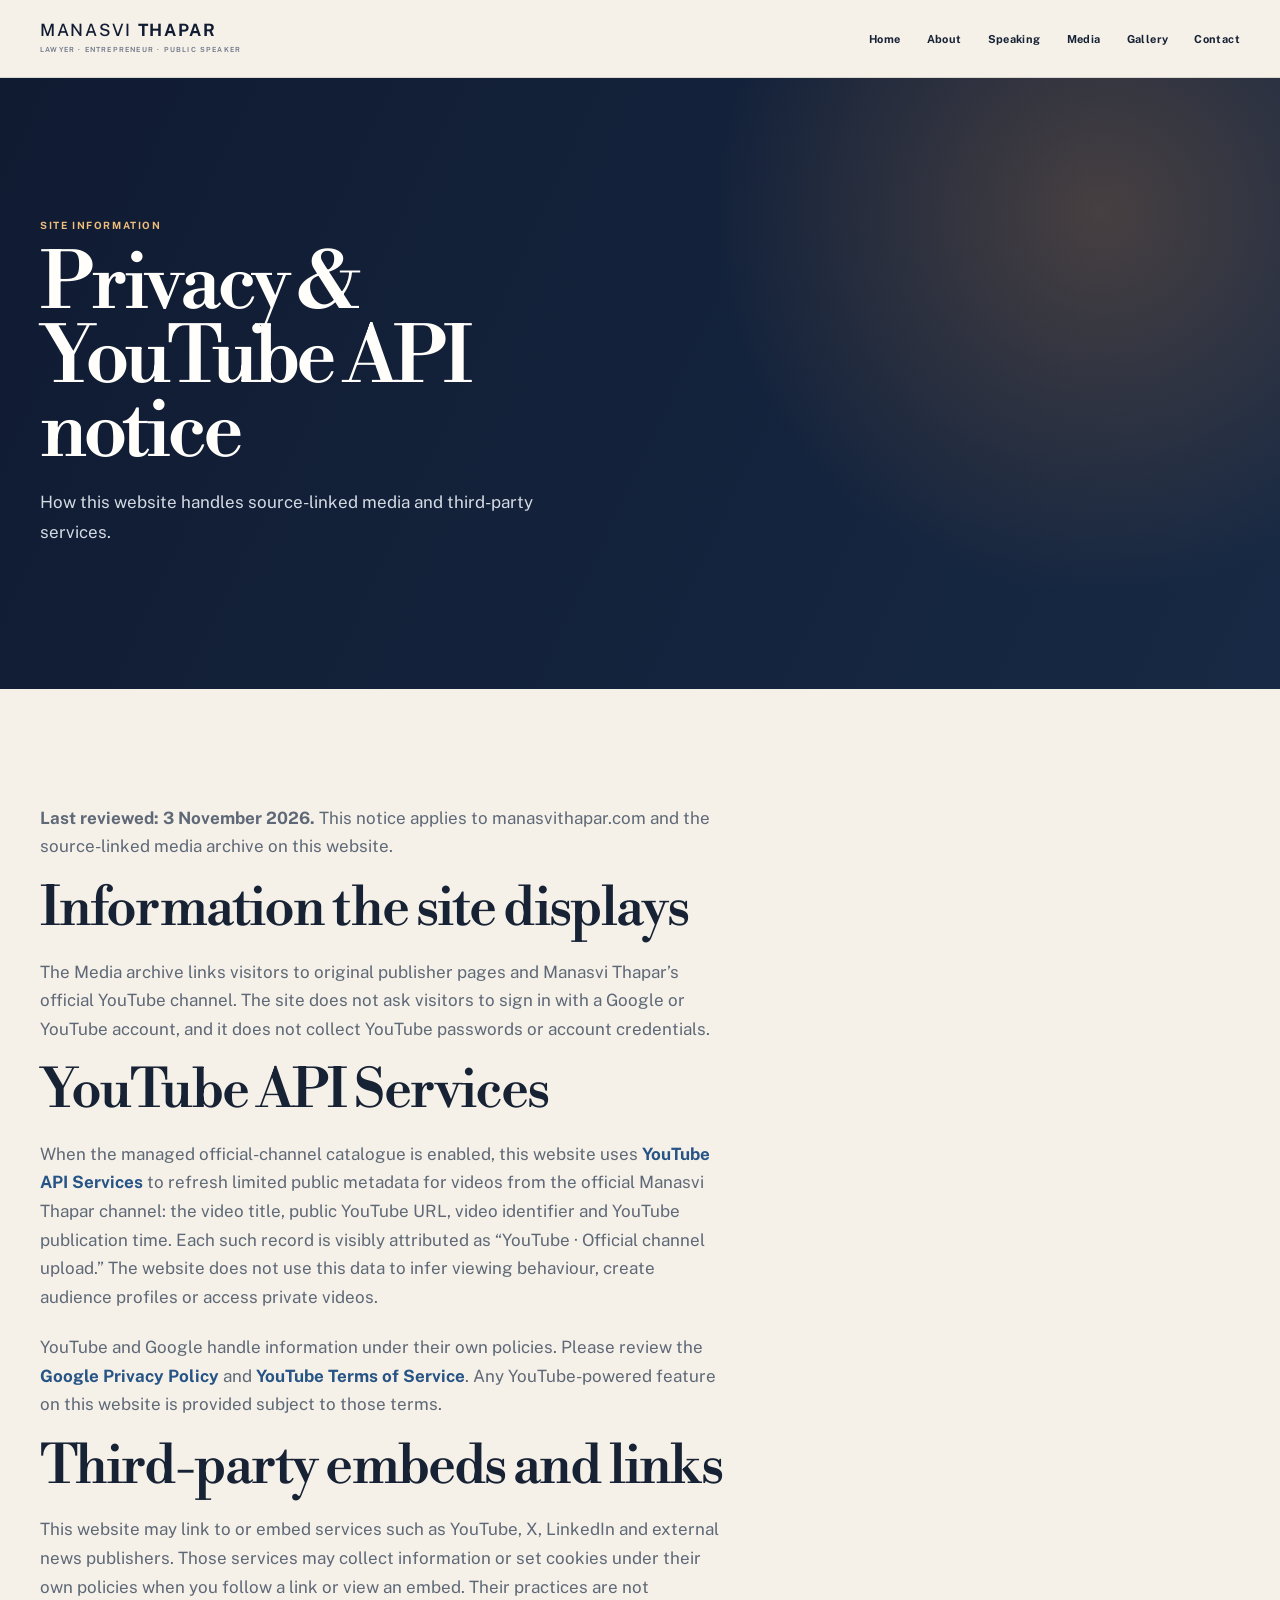
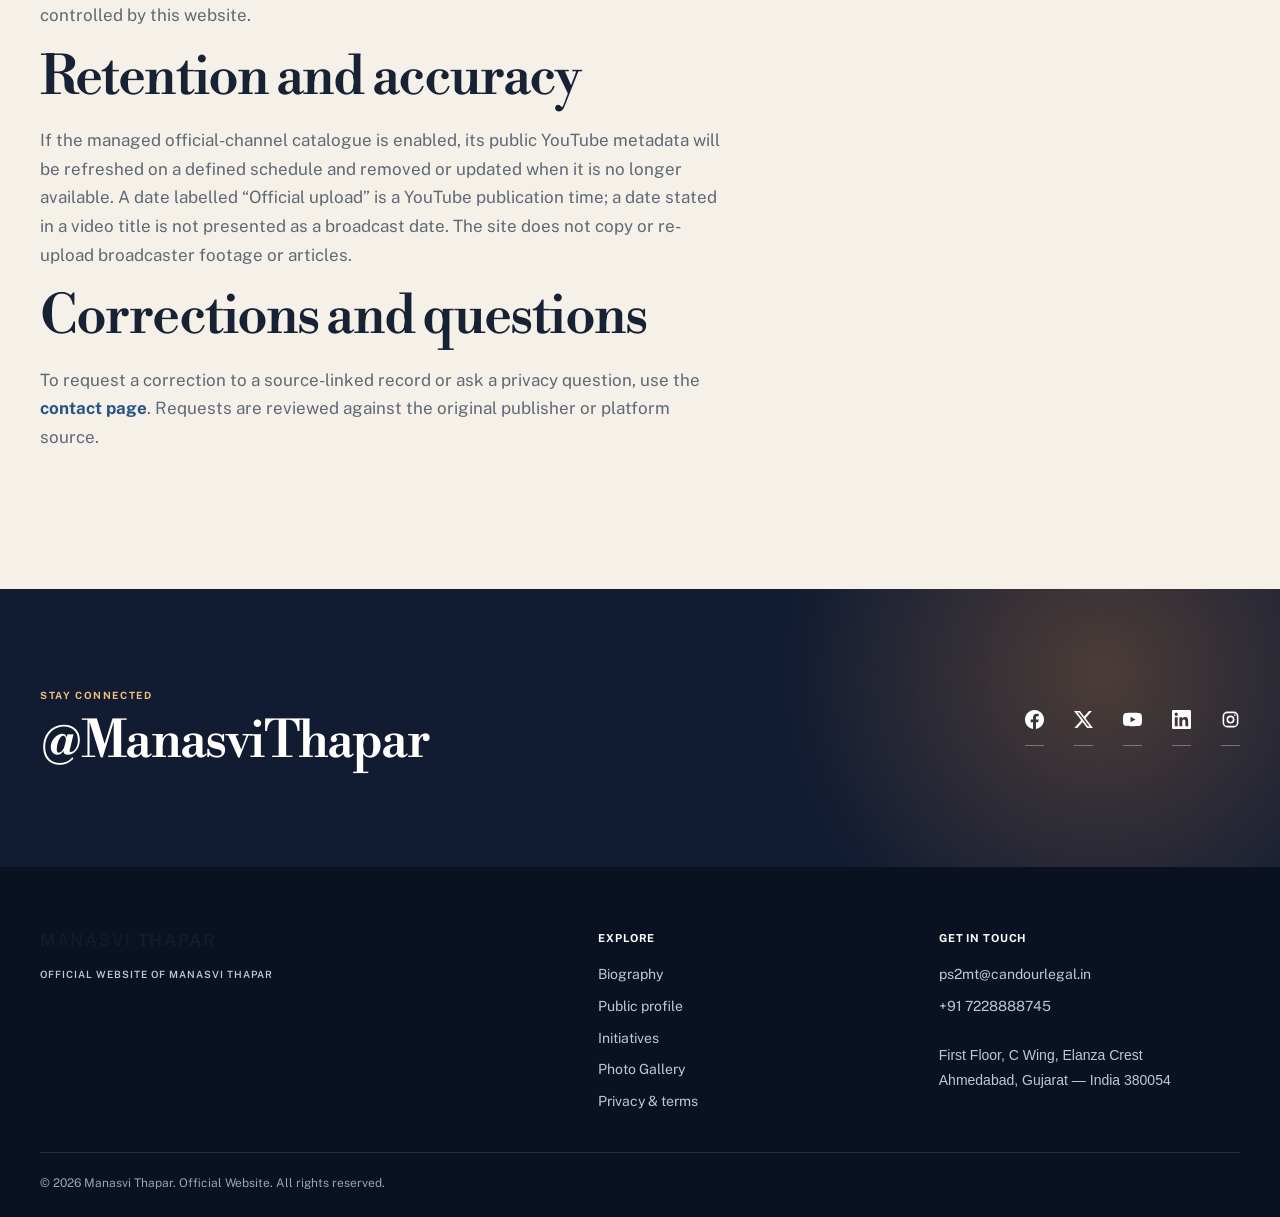
<file: privacy/index.html>
<!doctype html>
<html lang="en">
<head>
  <meta charset="UTF-8">
  <meta name="viewport" content="width=device-width,initial-scale=1">
  <title>Privacy &amp; YouTube API Notice | Manasvi Thapar</title>
  <meta name="description" content="Privacy, third-party embed and YouTube API Services notice for manasvithapar.com.">
  <link rel="canonical" href="https://manasvithapar.com/privacy/">
  <meta property="og:type" content="website">
  <meta property="og:site_name" content="Manasvi Thapar">
  <meta property="og:title" content="Privacy &amp; YouTube API Notice | Manasvi Thapar">
  <meta property="og:description" content="Privacy, third-party embed and YouTube API Services notice for manasvithapar.com.">
  <meta property="og:url" content="https://manasvithapar.com/privacy/">
  <meta name="twitter:card" content="summary">
  <script type="application/ld+json">
  {"@context":"https://schema.org","@type":"WebPage","@id":"https://manasvithapar.com/privacy/#webpage","url":"https://manasvithapar.com/privacy/","name":"Privacy & YouTube API Notice | Manasvi Thapar","isPartOf":{"@id":"https://manasvithapar.com/#website"}}
  </script>
  <link rel="icon" href="/assets/63805c784ebb.png">
  <link rel="stylesheet" href="/style.css">
  <link rel="stylesheet" href="/editorial.css">
</head>
<body>
  <a class="skip" href="#main">Skip to content</a>
  <div class="utility"><div class="wrap"><span>THE OFFICIAL WEBSITE OF MANASVI THAPAR</span><div><a href="https://www.facebook.com/ManasviThapar/" target="_blank" rel="noopener">Facebook</a><a href="https://x.com/ManasviThapar" target="_blank" rel="noopener">X / Twitter</a><a href="https://www.youtube.com/@ThaparManasvi" target="_blank" rel="noopener">YouTube</a><a href="https://www.linkedin.com/in/manasvithapar/" target="_blank" rel="noopener">LinkedIn</a></div></div></div>
  <header><div class="wrap header-inner"><a class="brand" href="/">MANASVI <strong>THAPAR</strong><small>LAWYER · ENTREPRENEUR · PUBLIC SPEAKER</small></a><button class="menu" aria-label="Open navigation" aria-expanded="false">☰</button><nav aria-label="Main navigation"><a href="/">Home</a><a href="/wiki/">Biography</a><a href="/public-profile/">Public profile</a><a href="/initiatives/">Initiatives</a><a href="/media/">Media</a><a href="/gallery/">Photo Gallery</a><a href="/contact-us/">Get in Touch</a></nav></div></header>
  <main id="main">
    <section class="page-banner"><div class="wrap"><p class="eyebrow">SITE INFORMATION</p><h1>Privacy &amp; YouTube API notice</h1><p>How this website handles source-linked media and third-party services.</p></div></section>
    <section class="wrap section prose">
      <p><strong>Last reviewed: 3 November 2026.</strong> This notice applies to manasvithapar.com and the source-linked media archive on this website.</p>
      <h2>Information the site displays</h2>
      <p>The Media archive links visitors to original publisher pages and Manasvi Thapar’s official YouTube channel. The site does not ask visitors to sign in with a Google or YouTube account, and it does not collect YouTube passwords or account credentials.</p>
      <h2>YouTube API Services</h2>
      <p>When the managed official-channel catalogue is enabled, this website uses <a href="https://developers.google.com/youtube/" target="_blank" rel="noopener noreferrer">YouTube API Services</a> to refresh limited public metadata for videos from the official Manasvi Thapar channel: the video title, public YouTube URL, video identifier and YouTube publication time. Each such record is visibly attributed as “YouTube · Official channel upload.” The website does not use this data to infer viewing behaviour, create audience profiles or access private videos.</p>
      <p>YouTube and Google handle information under their own policies. Please review the <a href="https://policies.google.com/privacy" target="_blank" rel="noopener noreferrer">Google Privacy Policy</a> and <a href="https://www.youtube.com/t/terms" target="_blank" rel="noopener noreferrer">YouTube Terms of Service</a>. Any YouTube-powered feature on this website is provided subject to those terms.</p>
      <h2>Third-party embeds and links</h2>
      <p>This website may link to or embed services such as YouTube, X, LinkedIn and external news publishers. Those services may collect information or set cookies under their own policies when you follow a link or view an embed. Their practices are not controlled by this website.</p>
      <h2>Retention and accuracy</h2>
      <p>If the managed official-channel catalogue is enabled, its public YouTube metadata will be refreshed on a defined schedule and removed or updated when it is no longer available. A date labelled “Official upload” is a YouTube publication time; a date stated in a video title is not presented as a broadcast date. The site does not copy or re-upload broadcaster footage or articles.</p>
      <h2>Corrections and questions</h2>
      <p>To request a correction to a source-linked record or ask a privacy question, use the <a href="/contact-us/">contact page</a>. Requests are reviewed against the original publisher or platform source.</p>
    </section>
  </main>
  <section class="connect"><div class="wrap"><div><p class="eyebrow">STAY CONNECTED</p><h2>@ManasviThapar</h2></div><div class="social"><a href="https://www.facebook.com/ManasviThapar/" target="_blank" rel="noopener">Facebook</a><a href="https://x.com/ManasviThapar" target="_blank" rel="noopener">X / Twitter</a><a href="https://www.youtube.com/@ThaparManasvi" target="_blank" rel="noopener">YouTube</a><a href="https://www.linkedin.com/in/manasvithapar/" target="_blank" rel="noopener">LinkedIn</a></div></div></section>
  <footer><div class="wrap footer-grid"><div class="brand">MANASVI <strong>THAPAR</strong><p>Official website · source-linked public record.</p></div><div><h3>Explore</h3><a href="/wiki/">Biography</a><a href="/public-profile/">Public profile</a><a href="/initiatives/">Initiatives</a><a href="/gallery/">Photo Gallery</a><a href="/privacy/">Privacy &amp; terms</a></div><div><h3>Get in Touch</h3><a href="mailto:ps2mt@candourlegal.in">ps2mt@candourlegal.in</a><a href="tel:+917228888745">+91 7228888745</a><p>First Floor, C Wing, Elanza Crest<br>Ahmedabad, Gujarat — India 380054</p></div></div><div class="wrap copyright">© 2026 Manasvi Thapar. Official Website. All rights reserved.</div></footer>
  <script src="/app.js"></script>
</body>
</html>
</file>
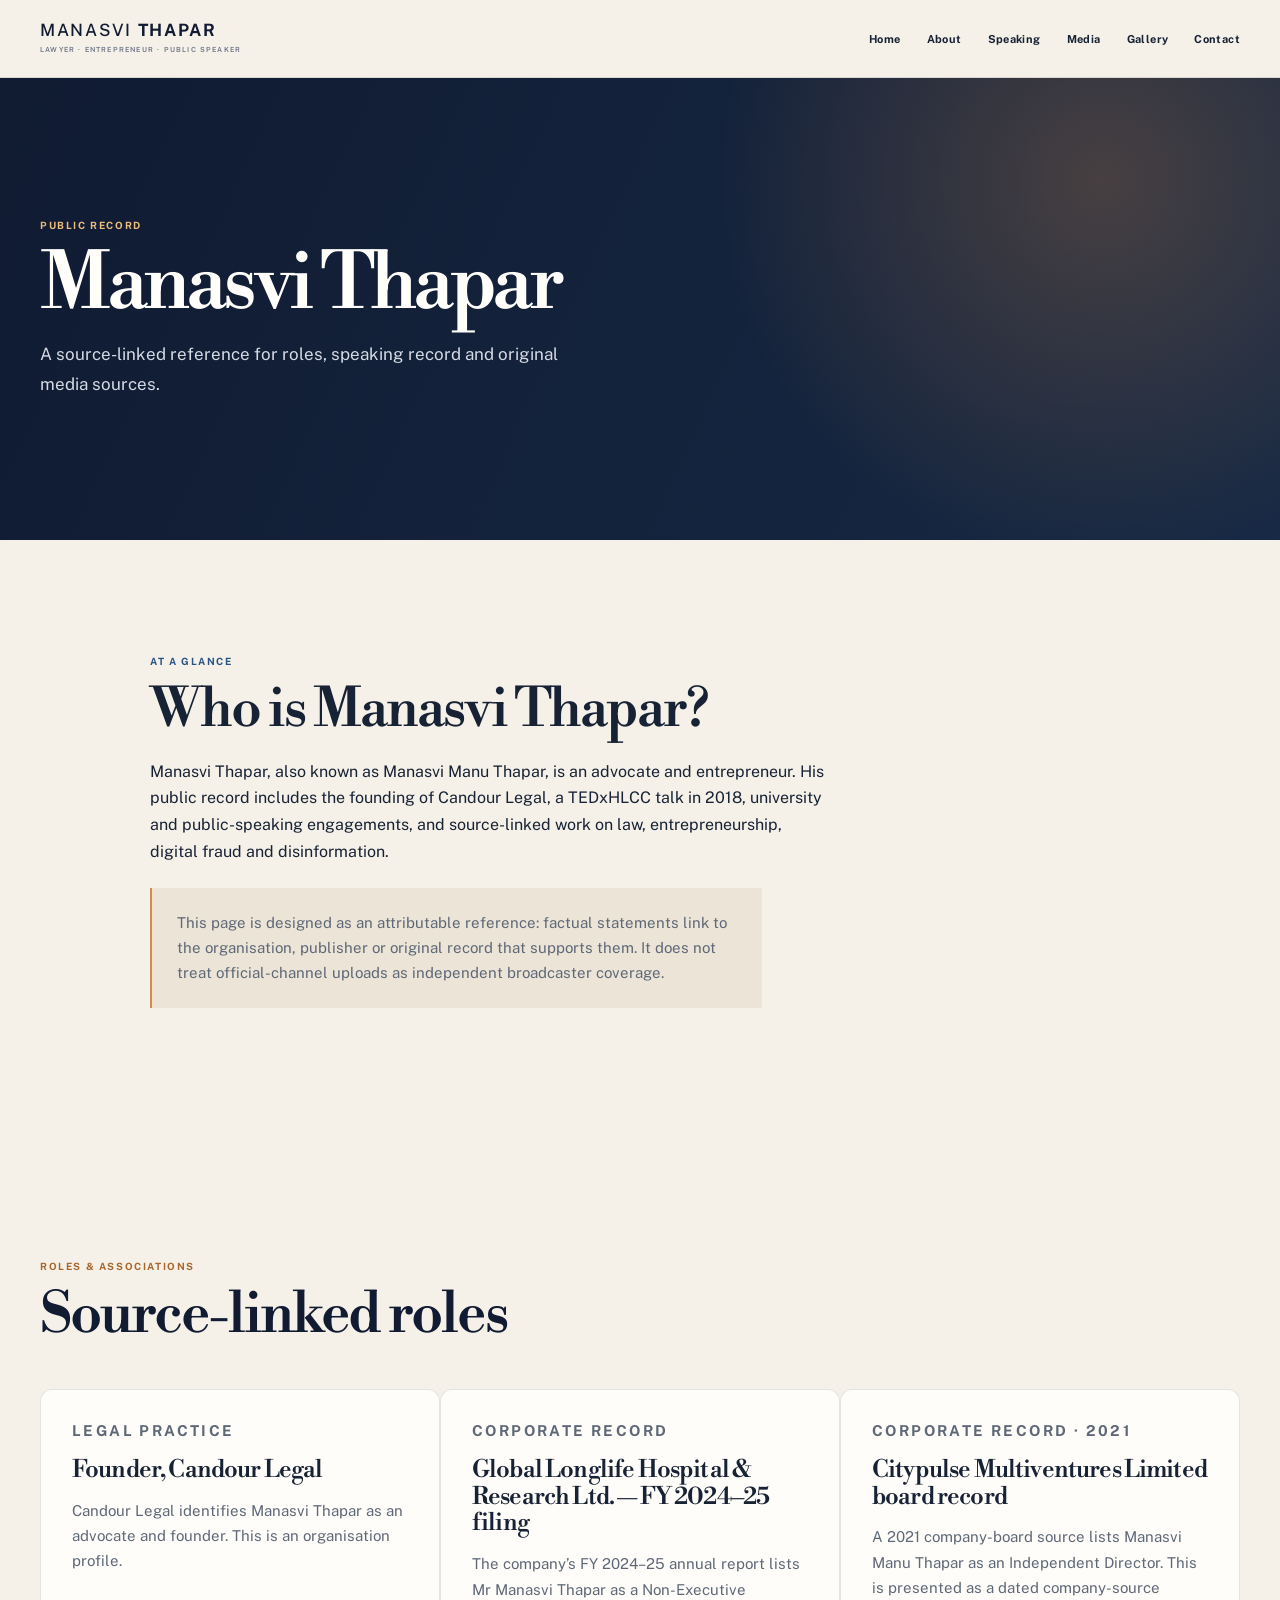
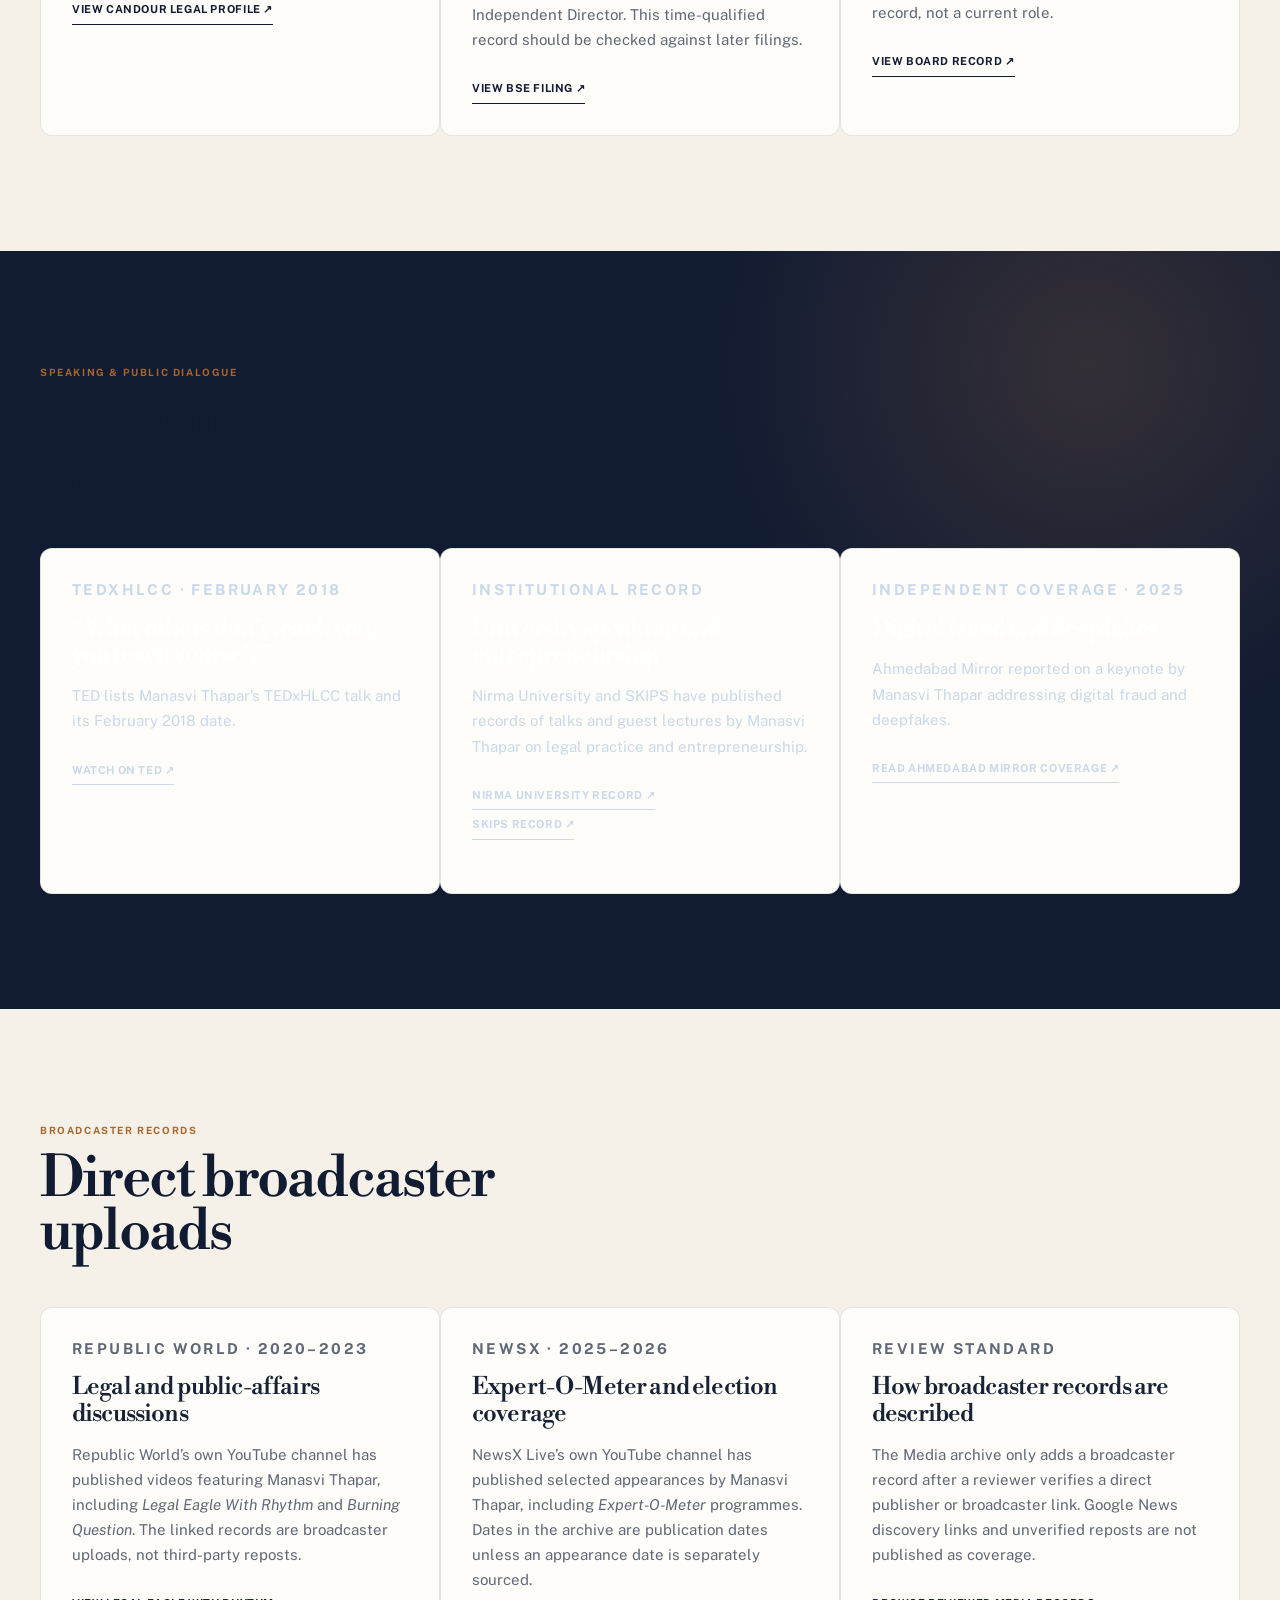
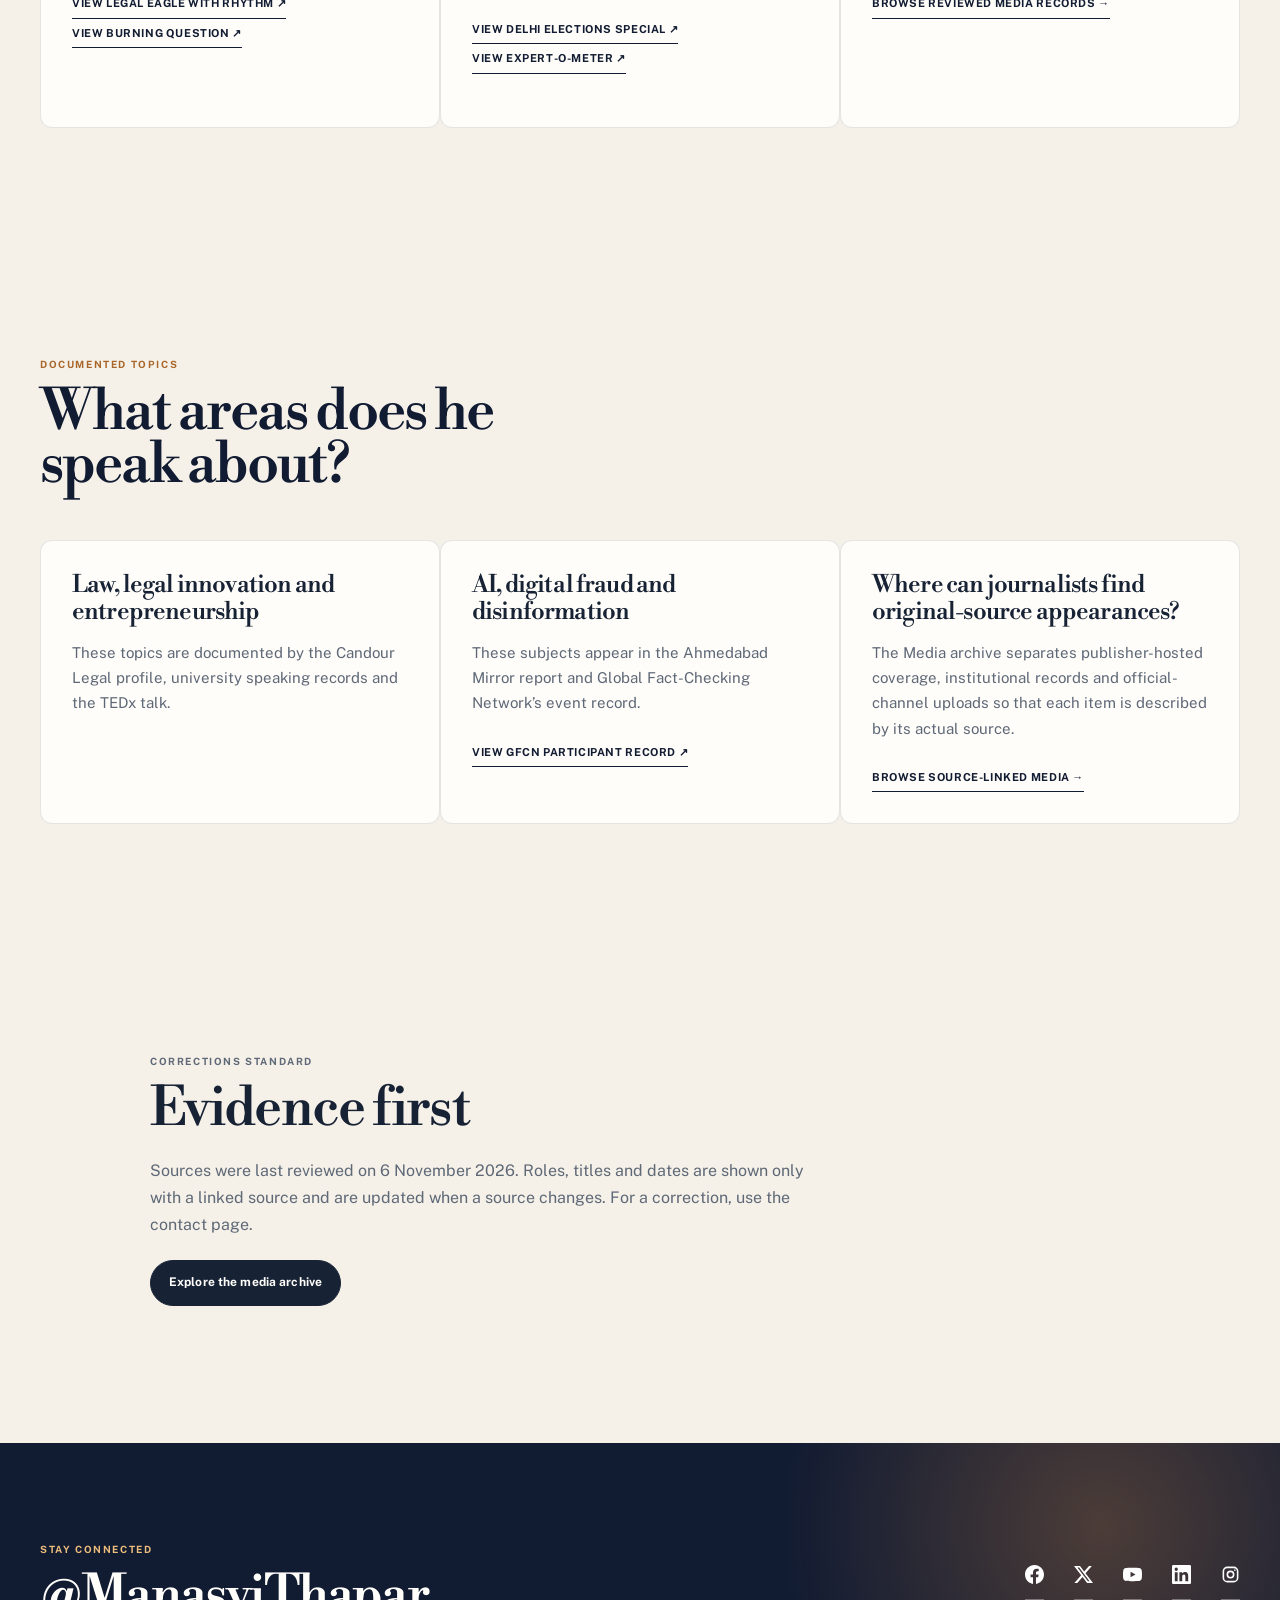
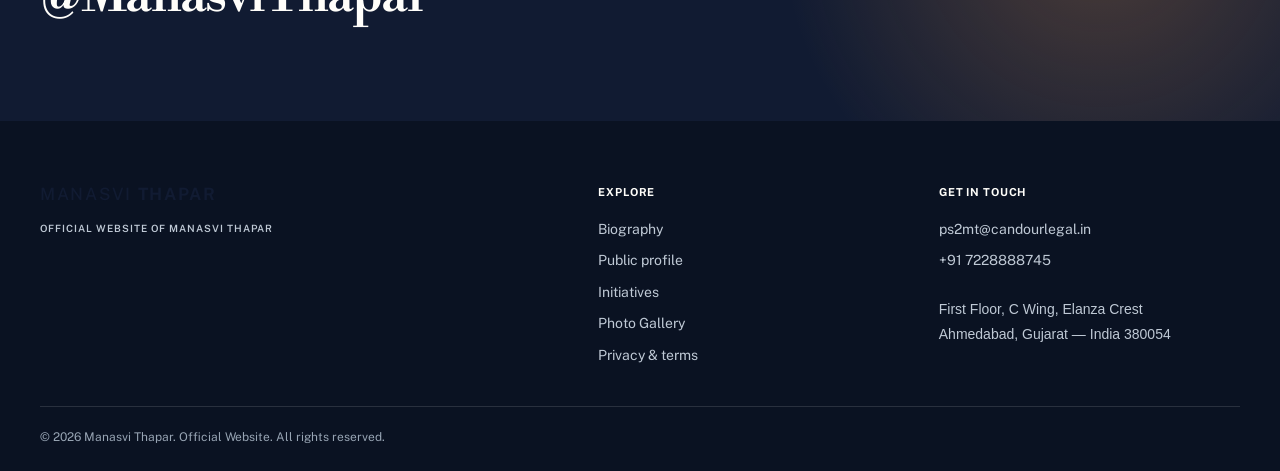
<file: public-profile/index.html>
<!doctype html>
<html lang="en">
<head>
  <meta charset="UTF-8">
  <meta name="viewport" content="width=device-width,initial-scale=1">
  <title>Manasvi Thapar | Source-linked Public Profile</title>
  <meta name="description" content="A source-linked public profile of Manasvi Thapar: advocate, entrepreneur, TEDx speaker and participant in public dialogue on law, entrepreneurship and digital issues.">
  <link rel="canonical" href="https://manasvithapar.com/public-profile/">
  <meta property="og:type" content="profile">
  <meta property="og:site_name" content="Manasvi Thapar">
  <meta property="og:title" content="Manasvi Thapar | Source-linked Public Profile">
  <meta property="og:description" content="A source-linked public profile of Manasvi Thapar, with original sources for roles, talks and media records.">
  <meta property="og:url" content="https://manasvithapar.com/public-profile/">
  <meta property="og:image" content="https://manasvithapar.com/assets/924b106e10f7.jpeg">
  <meta name="twitter:card" content="summary_large_image">
  <script type="application/ld+json">
  {
    "@context":"https://schema.org",
    "@graph":[
      {
        "@type":"ProfilePage",
        "@id":"https://manasvithapar.com/public-profile/#profile",
        "url":"https://manasvithapar.com/public-profile/",
        "name":"Manasvi Thapar | Source-linked Public Profile",
        "description":"A source-linked public profile of Manasvi Thapar.",
        "isPartOf":{"@id":"https://manasvithapar.com/#website"},
        "mainEntity":{"@id":"https://manasvithapar.com/#person"},
        "breadcrumb":{"@id":"https://manasvithapar.com/public-profile/#breadcrumb"}
      },
      {
        "@type":"Person",
        "@id":"https://manasvithapar.com/#person",
        "name":"Manasvi Thapar",
        "alternateName":"Manasvi Manu Thapar",
        "url":"https://manasvithapar.com/",
        "image":"https://manasvithapar.com/assets/924b106e10f7.jpeg",
        "sameAs":[
          "https://x.com/ManasviThapar",
          "https://www.youtube.com/@ThaparManasvi",
          "https://www.linkedin.com/in/manasvithapar/",
          "https://www.facebook.com/ManasviThapar/"
        ]
      },
      {
        "@type":"BreadcrumbList",
        "@id":"https://manasvithapar.com/public-profile/#breadcrumb",
        "itemListElement":[
          {"@type":"ListItem","position":1,"name":"Home","item":"https://manasvithapar.com/"},
          {"@type":"ListItem","position":2,"name":"Public Profile","item":"https://manasvithapar.com/public-profile/"}
        ]
      }
    ]
  }
  </script>
  <link rel="icon" href="/assets/63805c784ebb.png">
  <link rel="stylesheet" href="/style.css">
  <link rel="stylesheet" href="/editorial.css">
</head>
<body>
  <a class="skip" href="#main">Skip to content</a>
  <div class="utility"><div class="wrap"><span>THE OFFICIAL WEBSITE OF MANASVI THAPAR</span><div><a href="https://www.facebook.com/ManasviThapar/" target="_blank" rel="noopener">Facebook</a><a href="https://x.com/ManasviThapar" target="_blank" rel="noopener">X / Twitter</a><a href="https://www.youtube.com/@ThaparManasvi" target="_blank" rel="noopener">YouTube</a><a href="https://www.linkedin.com/in/manasvithapar/" target="_blank" rel="noopener">LinkedIn</a></div></div></div>
  <header><div class="wrap header-inner"><a class="brand" href="/">MANASVI <strong>THAPAR</strong><small>LAWYER · ENTREPRENEUR · PUBLIC SPEAKER</small></a><button class="menu" aria-label="Open navigation" aria-expanded="false">☰</button><nav aria-label="Main navigation"><a href="/">Home</a><a href="/wiki/">Biography</a><a href="/public-profile/" aria-current="page">Public profile</a><a href="/initiatives/">Initiatives</a><a href="/media/">Media</a><a href="/gallery/">Photo Gallery</a><a href="/contact-us/">Get in Touch</a></nav></div></header>
  <main id="main">
    <section class="page-banner"><div class="wrap"><p class="eyebrow">PUBLIC RECORD</p><h1>Manasvi Thapar</h1><p>A source-linked reference for roles, speaking record and original media sources.</p></div></section>
    <section class="wrap section profile-summary">
      <p class="eyebrow">AT A GLANCE</p>
      <h2>Who is Manasvi Thapar?</h2>
      <p>Manasvi Thapar, also known as Manasvi Manu Thapar, is an advocate and entrepreneur. His public record includes the founding of Candour Legal, a TEDxHLCC talk in 2018, university and public-speaking engagements, and source-linked work on law, entrepreneurship, digital fraud and disinformation.</p>
      <p class="profile-note">This page is designed as an attributable reference: factual statements link to the organisation, publisher or original record that supports them. It does not treat official-channel uploads as independent broadcaster coverage.</p>
    </section>
    <section class="wrap section" aria-labelledby="roles-heading">
      <div class="section-head"><div><p class="eyebrow">ROLES &amp; ASSOCIATIONS</p><h2 id="roles-heading">Source-linked roles</h2></div></div>
      <div class="source-records">
        <article class="source-record"><p class="eyebrow">LEGAL PRACTICE</p><h3>Founder, Candour Legal</h3><p>Candour Legal identifies Manasvi Thapar as an advocate and founder. This is an organisation profile.</p><a class="text-link" href="https://candourlegal.com/lawyer/manasvi-thapar/" target="_blank" rel="noopener noreferrer">View Candour Legal profile <span aria-hidden="true">↗</span></a></article>
        <article class="source-record"><p class="eyebrow">CORPORATE RECORD</p><h3>Global Longlife Hospital &amp; Research Ltd. — FY 2024–25 filing</h3><p>The company’s FY 2024–25 annual report lists Mr Manasvi Thapar as a Non-Executive Independent Director. This time-qualified record should be checked against later filings.</p><a class="text-link" href="https://www.bseindia.com/xml-data/corpfiling/AttachHis/af662f6d-33ff-44d0-b3f0-2c81ddf727b4.pdf" target="_blank" rel="noopener noreferrer">View BSE filing <span aria-hidden="true">↗</span></a></article>
        <article class="source-record"><p class="eyebrow">CORPORATE RECORD · 2021</p><h3>Citypulse Multiventures Limited board record</h3><p>A 2021 company-board source lists Manasvi Manu Thapar as an Independent Director. This is presented as a dated company-source record, not a current role.</p><a class="text-link" href="https://www.wowplex.live/BoardofDirectors.html" target="_blank" rel="noopener noreferrer">View board record <span aria-hidden="true">↗</span></a></article>
      </div>
    </section>
    <section class="blue-section"><div class="wrap section" aria-labelledby="speaking-heading"><div class="section-head"><div><p class="eyebrow">SPEAKING &amp; PUBLIC DIALOGUE</p><h2 id="speaking-heading">Documented public engagements</h2></div></div><div class="source-records on-dark">
      <article class="source-record"><p class="eyebrow">TEDxHLCC · FEBRUARY 2018</p><h3>“What others don’t teach you, you teach yourself”</h3><p>TED lists Manasvi Thapar’s TEDxHLCC talk and its February 2018 date.</p><a class="text-link" href="https://www.ted.com/talks/manasvi_thapar_what_others_don_t_teach_you_you_teach_yourself" target="_blank" rel="noopener noreferrer">Watch on TED <span aria-hidden="true">↗</span></a></article>
      <article class="source-record"><p class="eyebrow">INSTITUTIONAL RECORD</p><h3>University speaking and entrepreneurship</h3><p>Nirma University and SKIPS have published records of talks and guest lectures by Manasvi Thapar on legal practice and entrepreneurship.</p><p><a class="text-link" href="https://nirmawebsite.s3.ap-south-1.amazonaws.com/wp-content/uploads/sites/19/2019/05/Vol40.pdf" target="_blank" rel="noopener noreferrer">Nirma University record <span aria-hidden="true">↗</span></a><br><a class="text-link" href="https://www.skips.in/blog/skope-guest-lecture-mr-manasvi-thapar/" target="_blank" rel="noopener noreferrer">SKIPS record <span aria-hidden="true">↗</span></a></p></article>
      <article class="source-record"><p class="eyebrow">INDEPENDENT COVERAGE · 2025</p><h3>Digital fraud and deepfakes</h3><p>Ahmedabad Mirror reported on a keynote by Manasvi Thapar addressing digital fraud and deepfakes.</p><a class="text-link" href="https://www.ahmedabadmirror.com/city-advocate-speaks-on-digital-fraud-in-russia/81901964.html" target="_blank" rel="noopener noreferrer">Read Ahmedabad Mirror coverage <span aria-hidden="true">↗</span></a></article>
    </div></div></section>
    <section class="wrap section" aria-labelledby="broadcast-heading">
      <div class="section-head"><div><p class="eyebrow">BROADCASTER RECORDS</p><h2 id="broadcast-heading">Direct broadcaster uploads</h2></div></div>
      <div class="source-records">
        <article class="source-record"><p class="eyebrow">REPUBLIC WORLD · 2020–2023</p><h3>Legal and public-affairs discussions</h3><p>Republic World’s own YouTube channel has published videos featuring Manasvi Thapar, including <em>Legal Eagle With Rhythm</em> and <em>Burning Question</em>. The linked records are broadcaster uploads, not third-party reposts.</p><p><a class="text-link" href="https://www.youtube.com/watch?v=FGkXRTsudqc" target="_blank" rel="noopener noreferrer">View Legal Eagle With Rhythm <span aria-hidden="true">↗</span></a><br><a class="text-link" href="https://www.youtube.com/watch?v=c-JHOGZeLYc" target="_blank" rel="noopener noreferrer">View Burning Question <span aria-hidden="true">↗</span></a></p></article>
        <article class="source-record"><p class="eyebrow">NEWSX · 2025–2026</p><h3>Expert-O-Meter and election coverage</h3><p>NewsX Live’s own YouTube channel has published selected appearances by Manasvi Thapar, including <em>Expert-O-Meter</em> programmes. Dates in the archive are publication dates unless an appearance date is separately sourced.</p><p><a class="text-link" href="https://www.youtube.com/watch?v=Ze7YFdEpNxc" target="_blank" rel="noopener noreferrer">View Delhi Elections Special <span aria-hidden="true">↗</span></a><br><a class="text-link" href="https://www.youtube.com/watch?v=nC8GPZ8fhLk" target="_blank" rel="noopener noreferrer">View Expert-O-Meter <span aria-hidden="true">↗</span></a></p></article>
        <article class="source-record"><p class="eyebrow">REVIEW STANDARD</p><h3>How broadcaster records are described</h3><p>The Media archive only adds a broadcaster record after a reviewer verifies a direct publisher or broadcaster link. Google News discovery links and unverified reposts are not published as coverage.</p><a class="text-link" href="/media/">Browse reviewed media records <span aria-hidden="true">→</span></a></article>
      </div>
    </section>
    <section class="wrap section" aria-labelledby="topics-heading"><div class="section-head"><div><p class="eyebrow">DOCUMENTED TOPICS</p><h2 id="topics-heading">What areas does he speak about?</h2></div></div><div class="source-records">
      <article class="source-record"><h3>Law, legal innovation and entrepreneurship</h3><p>These topics are documented by the Candour Legal profile, university speaking records and the TEDx talk.</p></article>
      <article class="source-record"><h3>AI, digital fraud and disinformation</h3><p>These subjects appear in the Ahmedabad Mirror report and Global Fact-Checking Network’s event record.</p><a class="text-link" href="https://globalfactchecking.com/participants/manasvi-thapar" target="_blank" rel="noopener noreferrer">View GFCN participant record <span aria-hidden="true">↗</span></a></article>
      <article class="source-record"><h3>Where can journalists find original-source appearances?</h3><p>The Media archive separates publisher-hosted coverage, institutional records and official-channel uploads so that each item is described by its actual source.</p><a class="text-link" href="/media/">Browse source-linked media <span aria-hidden="true">→</span></a></article>
    </div></section>
    <section class="wrap section profile-standard"><p class="eyebrow">CORRECTIONS STANDARD</p><h2>Evidence first</h2><p>Sources were last reviewed on 6 November 2026. Roles, titles and dates are shown only with a linked source and are updated when a source changes. For a correction, use the <a href="/contact-us/">contact page</a>.</p><p><a class="button dark" href="/media/">Explore the media archive</a></p></section>
  </main>
  <section class="connect"><div class="wrap"><div><p class="eyebrow">STAY CONNECTED</p><h2>@ManasviThapar</h2></div><div class="social"><a href="https://www.facebook.com/ManasviThapar/" target="_blank" rel="noopener">Facebook</a><a href="https://x.com/ManasviThapar" target="_blank" rel="noopener">X / Twitter</a><a href="https://www.youtube.com/@ThaparManasvi" target="_blank" rel="noopener">YouTube</a><a href="https://www.linkedin.com/in/manasvithapar/" target="_blank" rel="noopener">LinkedIn</a></div></div></section>
  <footer><div class="wrap footer-grid"><div class="brand">MANASVI <strong>THAPAR</strong><p>Official website · source-linked public record.</p></div><div><h3>Explore</h3><a href="/wiki/">Biography</a><a href="/public-profile/">Public profile</a><a href="/initiatives/">Initiatives</a><a href="/gallery/">Photo Gallery</a><a href="/privacy/">Privacy &amp; terms</a></div><div><h3>Get in Touch</h3><a href="mailto:ps2mt@candourlegal.in">ps2mt@candourlegal.in</a><a href="tel:+917228888745">+91 7228888745</a><p>First Floor, C Wing, Elanza Crest<br>Ahmedabad, Gujarat — India 380054</p></div></div><div class="wrap copyright">© 2026 Manasvi Thapar. Official Website. All rights reserved.</div></footer>
  <script src="/app.js"></script>
</body>
</html>
</file>
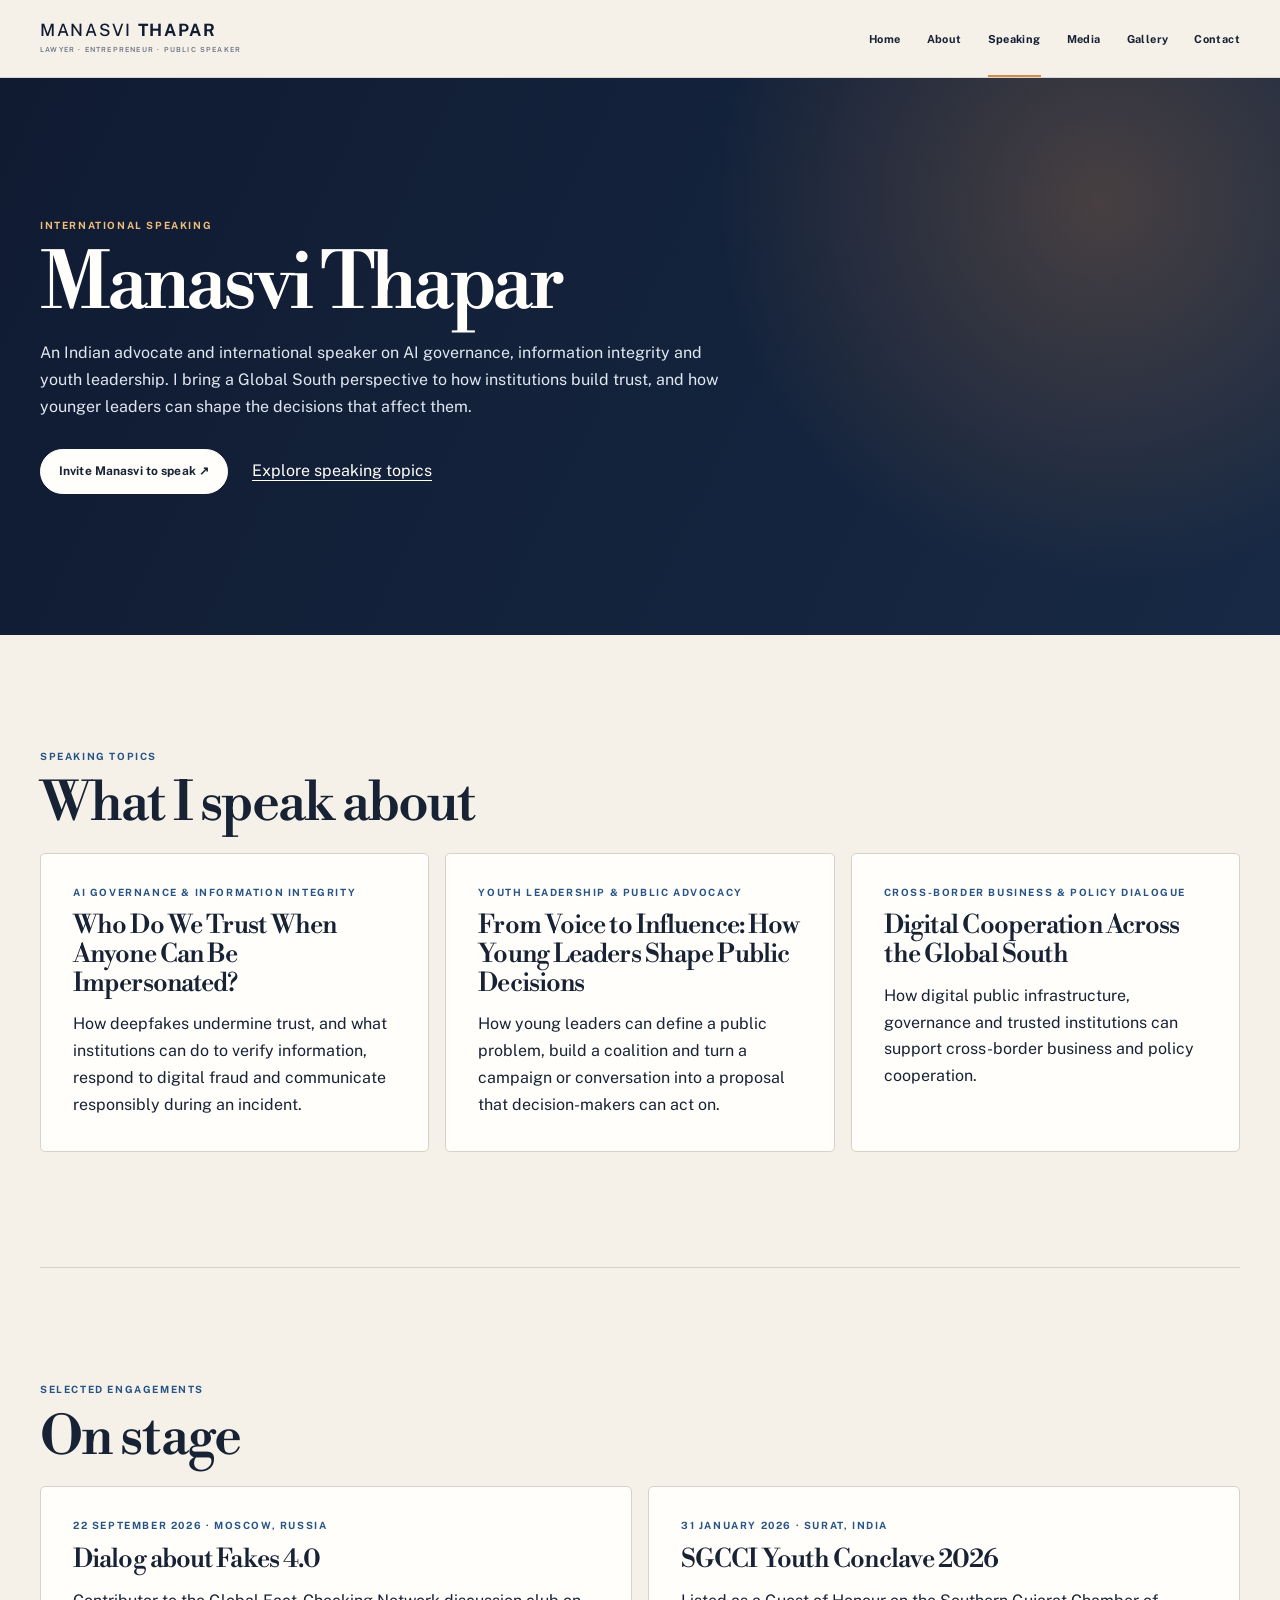
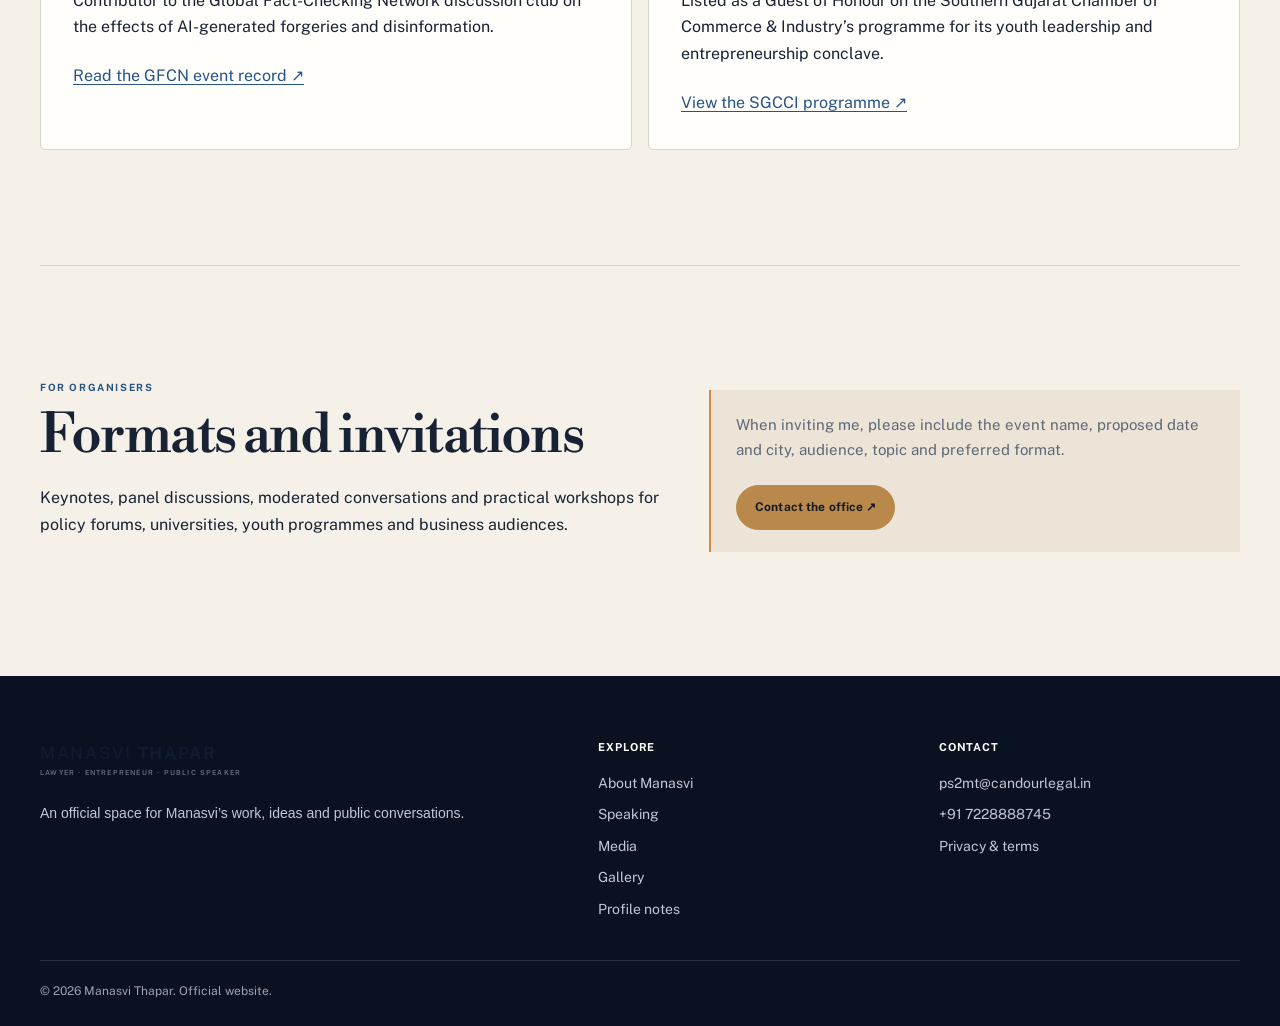
<file: speaking/index.html>
<!doctype html>
<html lang="en">
<head>
  <meta charset="UTF-8">
  <meta name="viewport" content="width=device-width,initial-scale=1">
  <title>Manasvi Thapar | Speaking on AI Governance and Youth Leadership</title>
  <meta name="description" content="Manasvi Thapar speaks on AI governance, information integrity, youth leadership and digital cooperation across the Global South.">
  <link rel="canonical" href="https://manasvithapar.com/speaking/">
  <meta property="og:type" content="website">
  <meta property="og:site_name" content="Manasvi Thapar">
  <meta property="og:title" content="Manasvi Thapar | Speaking">
  <meta property="og:description" content="Talks, panels and workshops on AI governance, youth leadership and digital cooperation.">
  <meta property="og:url" content="https://manasvithapar.com/speaking/">
  <meta property="og:image" content="https://manasvithapar.com/assets/924b106e10f7.jpeg">
  <meta name="twitter:card" content="summary_large_image">
  <link rel="icon" href="/assets/63805c784ebb.png">
  <link rel="stylesheet" href="/style.css">
  <link rel="stylesheet" href="/editorial.css">
  <link rel="stylesheet" href="/speaking/speaking.css">
</head>
<body>
  <a class="skip" href="#main">Skip to content</a>
  <div class="utility">
    <div class="wrap">
      <span>OFFICIAL WEBSITE OF MANASVI THAPAR</span>
      <div>
        <a href="https://www.facebook.com/ManasviThapar/" target="_blank" rel="noopener">Facebook</a>
        <a href="https://x.com/ManasviThapar" target="_blank" rel="noopener">X / Twitter</a>
        <a href="https://www.youtube.com/@ThaparManasvi" target="_blank" rel="noopener">YouTube</a>
        <a href="https://www.linkedin.com/in/manasvithapar/" target="_blank" rel="noopener">LinkedIn</a>
      </div>
    </div>
  </div>

  <header>
    <div class="wrap header-inner">
      <a class="brand" href="/">MANASVI <strong>THAPAR</strong><small>LAWYER · ENTREPRENEUR · PUBLIC SPEAKER</small></a>
      <button class="menu" aria-label="Open navigation" aria-expanded="false">Menu</button>
      <nav aria-label="Main navigation">
        <a href="/">Home</a>
        <a href="/wiki/">About</a>
        <a href="/speaking/" aria-current="page">Speaking</a>
        <a href="/media/">Media</a>
        <a href="/gallery/">Gallery</a>
        <a href="/contact-us/">Contact</a>
      </nav>
    </div>
  </header>

  <main id="main">
    <section class="page-banner speaking-banner" aria-labelledby="speaking-title">
      <div class="wrap">
        <p class="eyebrow">International speaking</p>
        <h1 id="speaking-title">Manasvi Thapar</h1>
        <p>An Indian advocate and international speaker on AI governance, information integrity and youth leadership. I bring a Global South perspective to how institutions build trust, and how younger leaders can shape the decisions that affect them.</p>
        <div class="speaking-actions">
          <a class="button button-light" href="/contact-us/">Invite Manasvi to speak <span aria-hidden="true">↗</span></a>
          <a class="speaking-text-link" href="#topics">Explore speaking topics</a>
        </div>
      </div>
    </section>

    <section class="wrap section speaking-section" id="topics" aria-labelledby="topic-title">
      <p class="eyebrow">Speaking topics</p>
      <h2 id="topic-title">What I speak about</h2>
      <div class="speaking-grid">
        <article class="speaking-card">
          <p class="eyebrow">AI governance &amp; information integrity</p>
          <h3>Who Do We Trust When Anyone Can Be Impersonated?</h3>
          <p>How deepfakes undermine trust, and what institutions can do to verify information, respond to digital fraud and communicate responsibly during an incident.</p>
        </article>
        <article class="speaking-card">
          <p class="eyebrow">Youth leadership &amp; public advocacy</p>
          <h3>From Voice to Influence: How Young Leaders Shape Public Decisions</h3>
          <p>How young leaders can define a public problem, build a coalition and turn a campaign or conversation into a proposal that decision-makers can act on.</p>
        </article>
        <article class="speaking-card">
          <p class="eyebrow">Cross-border business &amp; policy dialogue</p>
          <h3>Digital Cooperation Across the Global South</h3>
          <p>How digital public infrastructure, governance and trusted institutions can support cross-border business and policy cooperation.</p>
        </article>
      </div>
    </section>

    <section class="wrap section speaking-section" aria-labelledby="engagement-title">
      <p class="eyebrow">Selected engagements</p>
      <h2 id="engagement-title">On stage</h2>
      <div class="speaking-grid speaking-grid-two">
        <article class="speaking-card">
          <p class="eyebrow"><time datetime="2026-09-22">22 September 2026</time> · Moscow, Russia</p>
          <h3>Dialog about Fakes 4.0</h3>
          <p>Contributor to the Global Fact-Checking Network discussion club on the effects of AI-generated forgeries and disinformation.</p>
          <a href="https://globalfactchecking.com/after-the-fake-gfcn-experts-assess-the-real-cost-of-disinformation/">Read the GFCN event record <span aria-hidden="true">↗</span></a>
        </article>
        <article class="speaking-card">
          <p class="eyebrow"><time datetime="2026-01-31">31 January 2026</time> · Surat, India</p>
          <h3>SGCCI Youth Conclave 2026</h3>
          <p>Listed as a Guest of Honour on the Southern Gujarat Chamber of Commerce &amp; Industry’s programme for its youth leadership and entrepreneurship conclave.</p>
          <a href="https://sgcci.in/events/youth-conclave/">View the SGCCI programme <span aria-hidden="true">↗</span></a>
        </article>
      </div>
    </section>

    <section class="wrap section speaking-section speaking-format" aria-labelledby="format-title">
      <div>
        <p class="eyebrow">For organisers</p>
        <h2 id="format-title">Formats and invitations</h2>
        <p>Keynotes, panel discussions, moderated conversations and practical workshops for policy forums, universities, youth programmes and business audiences.</p>
      </div>
      <div class="profile-note">
        <p>When inviting me, please include the event name, proposed date and city, audience, topic and preferred format.</p>
        <a class="button" href="/contact-us/">Contact the office <span aria-hidden="true">↗</span></a>
      </div>
    </section>
  </main>

  <footer>
    <div class="wrap footer-grid">
      <div>
        <a class="brand" href="/">MANASVI <strong>THAPAR</strong><small>LAWYER · ENTREPRENEUR · PUBLIC SPEAKER</small></a>
        <p>An official space for Manasvi’s work, ideas and public conversations.</p>
      </div>
      <div>
        <h3>Explore</h3>
        <a href="/wiki/">About Manasvi</a>
        <a href="/speaking/">Speaking</a>
        <a href="/media/">Media</a>
        <a href="/gallery/">Gallery</a>
        <a href="/public-profile/">Profile notes</a>
      </div>
      <div>
        <h3>Contact</h3>
        <a href="mailto:ps2mt@candourlegal.in">ps2mt@candourlegal.in</a>
        <a href="tel:+917228888745">+91 7228888745</a>
        <a href="/privacy/">Privacy &amp; terms</a>
      </div>
    </div>
    <div class="wrap copyright">© 2026 Manasvi Thapar. Official website.</div>
  </footer>
  <script src="/app.js"></script>
</body>
</html>
</file>
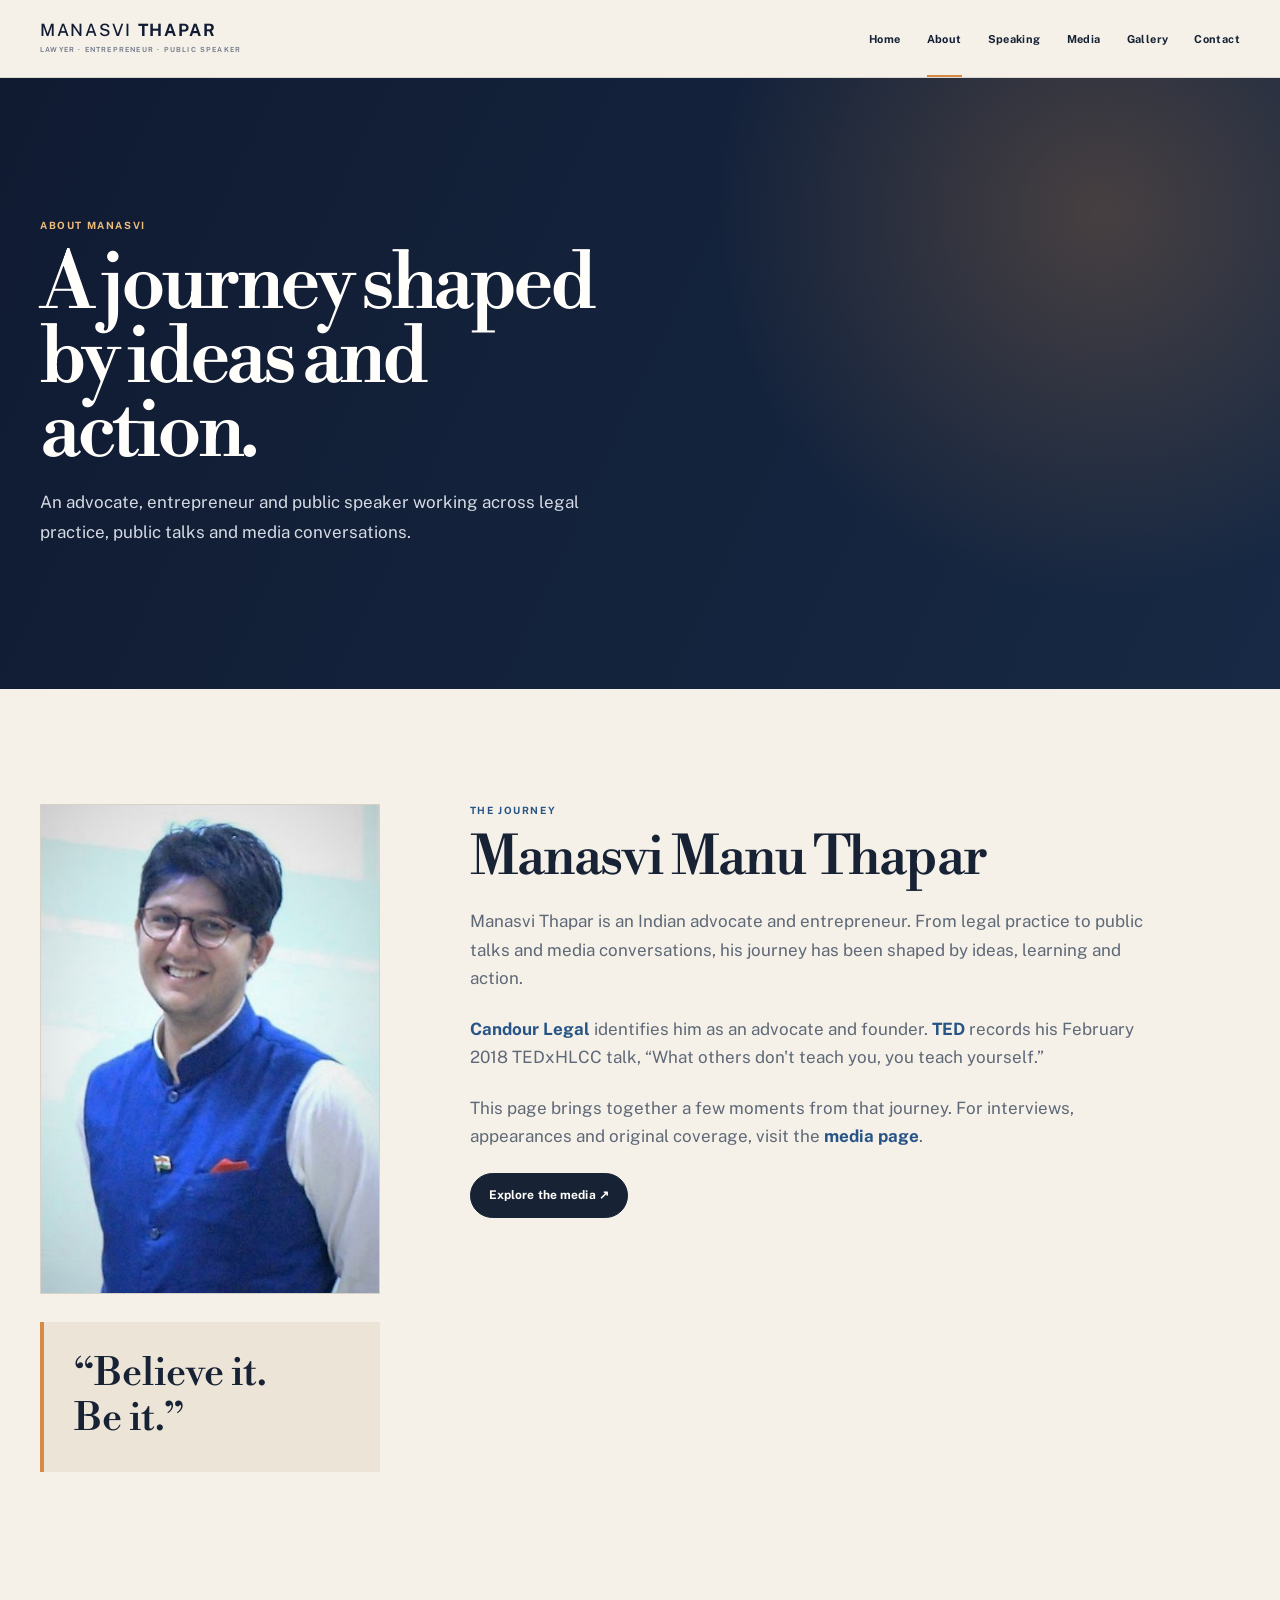
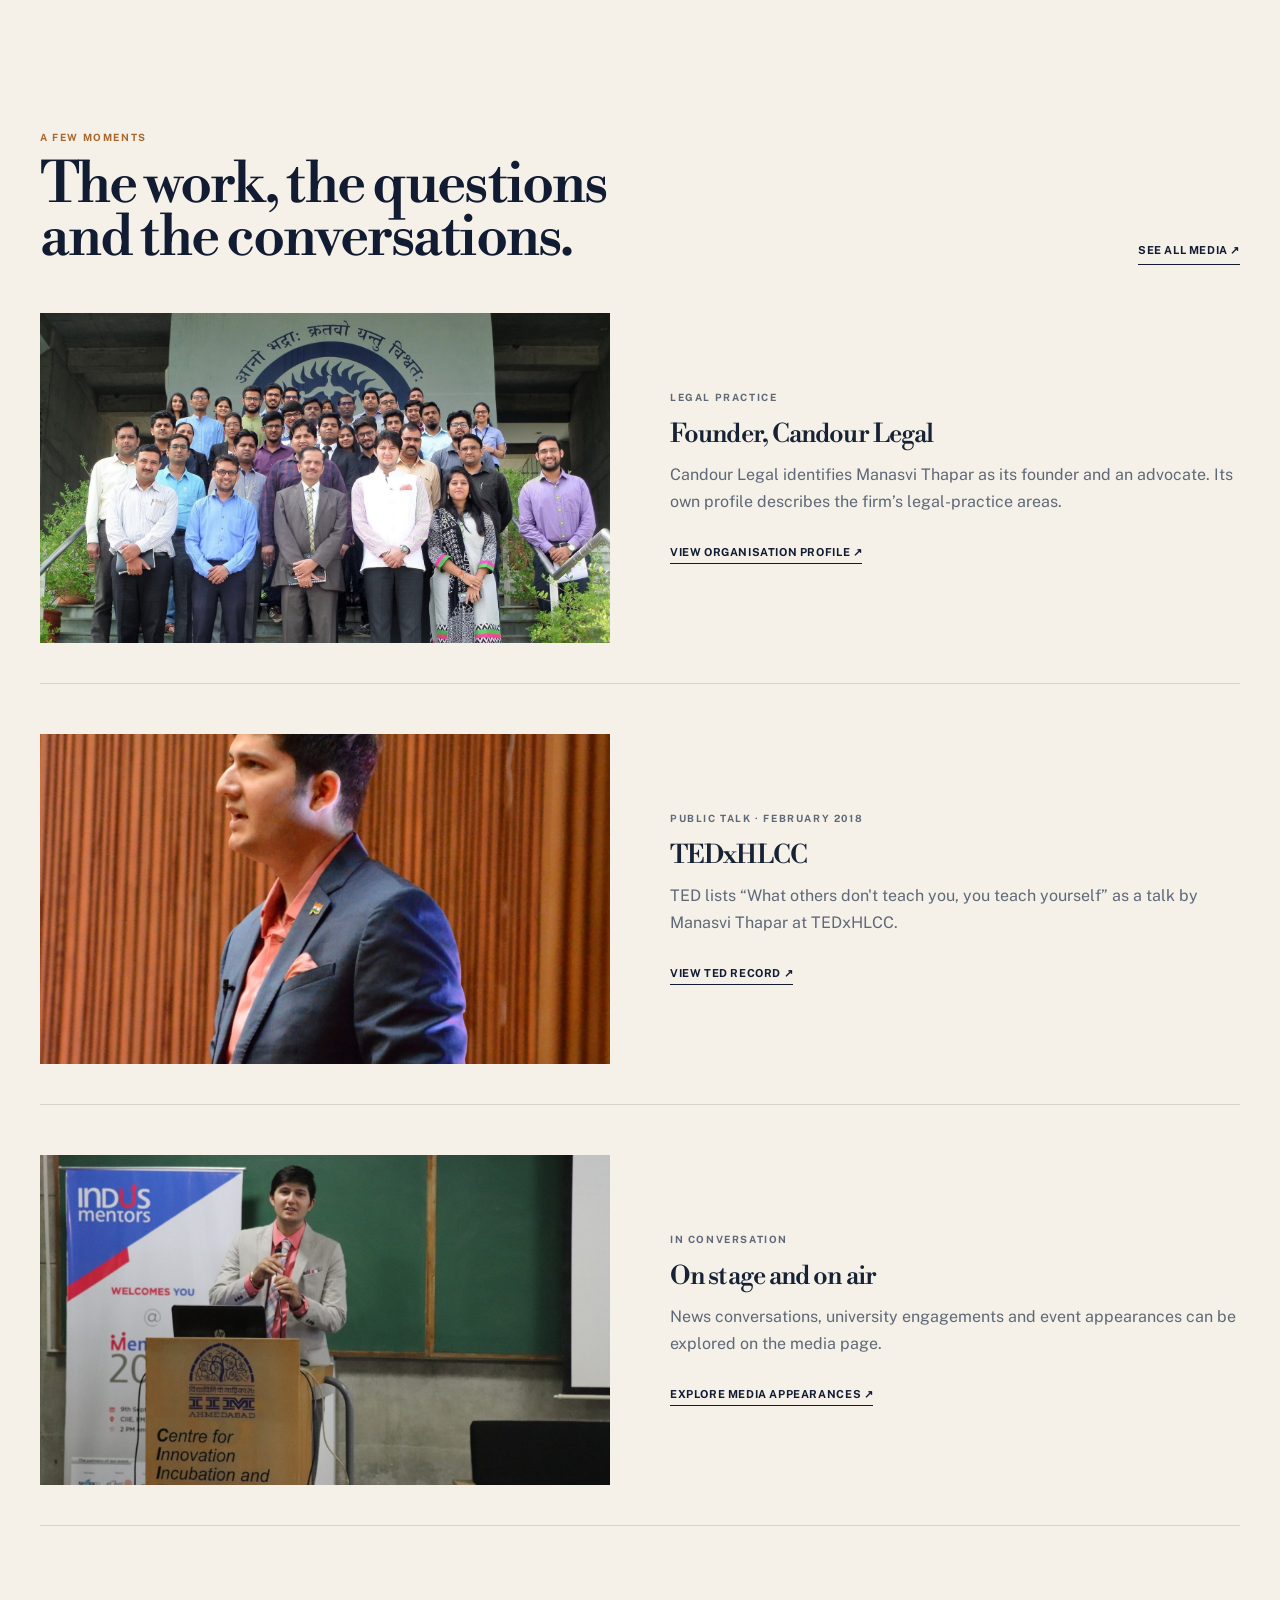
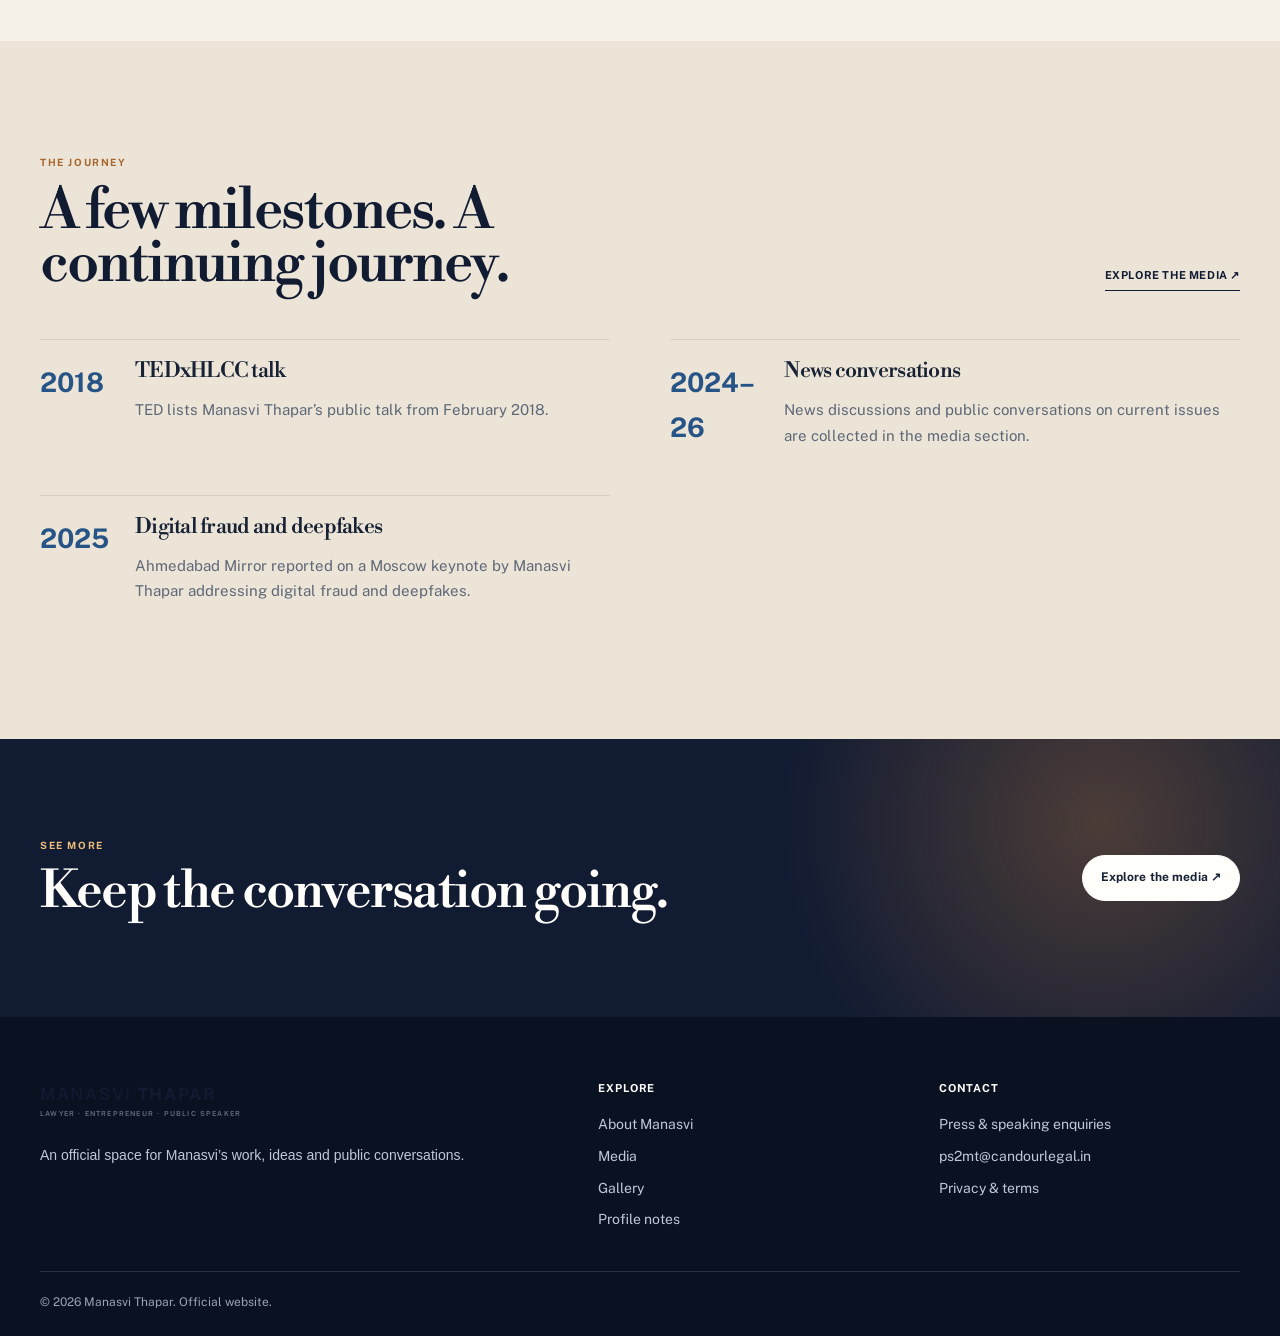
<file: wiki/index.html>
<!doctype html>
<html lang="en">
<head>
  <meta charset="UTF-8">
  <meta name="viewport" content="width=device-width,initial-scale=1">
  <title>About Manasvi Thapar | Advocate, Entrepreneur &amp; Public Speaker</title>
  <meta name="description" content="Get to know Manasvi Thapar — an Indian advocate, entrepreneur and public speaker working across legal practice, public talks and media conversations.">
  <link rel="canonical" href="https://manasvithapar.com/wiki/">
  <meta property="og:type" content="profile">
  <meta property="og:site_name" content="Manasvi Thapar">
  <meta property="og:title" content="About Manasvi Thapar">
  <meta property="og:description" content="An Indian advocate, entrepreneur and public speaker.">
  <meta property="og:url" content="https://manasvithapar.com/wiki/">
  <meta property="og:image" content="https://manasvithapar.com/assets/924b106e10f7.jpeg">
  <meta name="twitter:card" content="summary_large_image">
  <script type="application/ld+json">
  {
    "@context": "https://schema.org",
    "@type": "ProfilePage",
    "@id": "https://manasvithapar.com/wiki/#profile",
    "url": "https://manasvithapar.com/wiki/",
    "name": "About Manasvi Thapar",
    "mainEntity": {
      "@type": "Person",
      "@id": "https://manasvithapar.com/#person",
      "name": "Manasvi Thapar",
      "alternateName": "Manasvi Manu Thapar",
      "url": "https://manasvithapar.com/",
      "image": "https://manasvithapar.com/assets/924b106e10f7.jpeg",
      "description": "Indian advocate, entrepreneur and public speaker whose work spans legal practice, public talks and media conversations.",
      "sameAs": [
        "https://x.com/ManasviThapar",
        "https://www.youtube.com/@ThaparManasvi",
        "https://www.linkedin.com/in/manasvithapar/",
        "https://www.facebook.com/ManasviThapar/"
      ]
    }
  }
  </script>
  <link rel="icon" href="/assets/63805c784ebb.png">
  <link rel="stylesheet" href="/style.css">
  <link rel="stylesheet" href="/editorial.css">
</head>
<body>
  <a class="skip" href="#main">Skip to content</a>
  <div class="utility">
    <div class="wrap">
      <span>OFFICIAL WEBSITE OF MANASVI THAPAR</span>
      <div>
        <a href="https://www.facebook.com/ManasviThapar/" target="_blank" rel="noopener">Facebook</a>
        <a href="https://x.com/ManasviThapar" target="_blank" rel="noopener">X / Twitter</a>
        <a href="https://www.youtube.com/@ThaparManasvi" target="_blank" rel="noopener">YouTube</a>
        <a href="https://www.linkedin.com/in/manasvithapar/" target="_blank" rel="noopener">LinkedIn</a>
      </div>
    </div>
  </div>

  <header>
    <div class="wrap header-inner">
      <a class="brand" href="/">MANASVI <strong>THAPAR</strong><small>LAWYER · ENTREPRENEUR · PUBLIC SPEAKER</small></a>
      <button class="menu" aria-label="Open navigation" aria-expanded="false">Menu</button>
      <nav aria-label="Main navigation">
        <a href="/">Home</a>
        <a href="/wiki/" aria-current="page">About</a>
        <a href="/media/">Media</a>
        <a href="/gallery/">Gallery</a>
        <a href="/contact-us/">Contact</a>
      </nav>
    </div>
  </header>

  <main id="main">
    <section class="page-banner">
      <div class="wrap">
        <p class="eyebrow">About Manasvi</p>
        <h1>A journey shaped<br>by ideas and action.</h1>
        <p>An advocate, entrepreneur and public speaker working across legal practice, public talks and media conversations.</p>
      </div>
    </section>

    <section class="wrap section bio-layout">
      <aside>
        <img src="/assets/924b106e10f7.jpeg" alt="Portrait of Manasvi Thapar" loading="lazy" width="480" height="614">
        <blockquote>“Believe it.<br>Be it.”</blockquote>
      </aside>
      <div class="prose">
        <p class="eyebrow">The journey</p>
        <h2>Manasvi Manu Thapar</h2>
        <p>Manasvi Thapar is an Indian advocate and entrepreneur. From legal practice to public talks and media conversations, his journey has been shaped by ideas, learning and action.</p>
        <p><a href="https://candourlegal.com/lawyer/manasvi-thapar/" target="_blank" rel="noopener noreferrer">Candour Legal</a> identifies him as an advocate and founder. <a href="https://www.ted.com/talks/manasvi_thapar_what_others_don_t_teach_you_you_teach_yourself" target="_blank" rel="noopener noreferrer">TED</a> records his February 2018 TEDxHLCC talk, “What others don't teach you, you teach yourself.”</p>
        <p>This page brings together a few moments from that journey. For interviews, appearances and original coverage, visit the <a href="/media/">media page</a>.</p>
        <p><a class="button dark" href="/media/">Explore the media <span aria-hidden="true">↗</span></a></p>
      </div>
    </section>

    <section class="wrap section" aria-labelledby="record-heading">
      <div class="section-head">
        <div>
          <p class="eyebrow">A few moments</p>
          <h2 id="record-heading">The work, the questions and the conversations.</h2>
        </div>
        <a class="text-link" href="/media/">See all media <span aria-hidden="true">↗</span></a>
      </div>
      <div class="role-details">
        <article id="lawyer">
          <img src="/assets/82df6f948410.jpeg" alt="Manasvi Thapar at a public engagement" loading="lazy" width="1600" height="1200">
          <div>
            <p class="eyebrow">Legal practice</p>
            <h3>Founder, Candour Legal</h3>
            <p>Candour Legal identifies Manasvi Thapar as its founder and an advocate. Its own profile describes the firm’s legal-practice areas.</p>
            <a class="text-link" href="https://candourlegal.com/lawyer/manasvi-thapar/" target="_blank" rel="noopener noreferrer">View organisation profile <span aria-hidden="true">↗</span></a>
          </div>
        </article>
        <article id="tedx-speaker">
          <img src="/assets/4c9a7b8b7959.jpeg" alt="Manasvi Thapar speaking at TEDxHLCC" loading="lazy" width="1193" height="1800">
          <div>
            <p class="eyebrow">Public talk · February 2018</p>
            <h3>TEDxHLCC</h3>
            <p>TED lists “What others don't teach you, you teach yourself” as a talk by Manasvi Thapar at TEDxHLCC.</p>
            <a class="text-link" href="https://www.ted.com/talks/manasvi_thapar_what_others_don_t_teach_you_you_teach_yourself" target="_blank" rel="noopener noreferrer">View TED record <span aria-hidden="true">↗</span></a>
          </div>
        </article>
        <article id="public-dialogue">
          <img src="/assets/03b6d9631bde.jpeg" alt="Manasvi Thapar at a university engagement" loading="lazy" width="1600" height="1066">
          <div>
            <p class="eyebrow">In conversation</p>
            <h3>On stage and on air</h3>
            <p>News conversations, university engagements and event appearances can be explored on the media page.</p>
            <a class="text-link" href="/media/">Explore media appearances <span aria-hidden="true">↗</span></a>
          </div>
        </article>
      </div>
    </section>

    <section class="journey-section">
      <div class="wrap section">
        <div class="section-head">
          <div>
            <p class="eyebrow">The journey</p>
            <h2>A few milestones. A continuing journey.</h2>
          </div>
          <a class="text-link" href="/media/">Explore the media <span aria-hidden="true">↗</span></a>
        </div>
        <div class="journey">
          <article class="milestone">
            <span>2018</span>
            <div>
              <h3>TEDxHLCC talk</h3>
              <p>TED lists Manasvi Thapar’s public talk from February 2018.</p>
            </div>
          </article>
          <article class="milestone">
            <span>2024–26</span>
            <div>
              <h3>News conversations</h3>
              <p>News discussions and public conversations on current issues are collected in the media section.</p>
            </div>
          </article>
          <article class="milestone">
            <span>2025</span>
            <div>
              <h3>Digital fraud and deepfakes</h3>
              <p>Ahmedabad Mirror reported on a Moscow keynote by Manasvi Thapar addressing digital fraud and deepfakes.</p>
            </div>
          </article>
        </div>
      </div>
    </section>
  </main>

  <section class="connect">
    <div class="wrap">
      <div>
        <p class="eyebrow">See more</p>
        <h2>Keep the conversation going.</h2>
      </div>
      <a class="button button-light" href="/media/">Explore the media <span aria-hidden="true">↗</span></a>
    </div>
  </section>

  <footer>
    <div class="wrap footer-grid">
      <div>
        <a class="brand" href="/">MANASVI <strong>THAPAR</strong><small>LAWYER · ENTREPRENEUR · PUBLIC SPEAKER</small></a>
        <p>An official space for Manasvi’s work, ideas and public conversations.</p>
      </div>
      <div>
        <h3>Explore</h3>
        <a href="/wiki/">About Manasvi</a>
        <a href="/media/">Media</a>
        <a href="/gallery/">Gallery</a>
        <a href="/public-profile/">Profile notes</a>
      </div>
      <div>
        <h3>Contact</h3>
        <a href="/contact-us/">Press &amp; speaking enquiries</a>
        <a href="mailto:ps2mt@candourlegal.in">ps2mt@candourlegal.in</a>
        <a href="/privacy/">Privacy &amp; terms</a>
      </div>
    </div>
    <div class="wrap copyright">© 2026 Manasvi Thapar. Official website.</div>
  </footer>

  <dialog id="lightbox">
    <button aria-label="Close photo" class="close">×</button>
    <img alt="">
    <p></p>
  </dialog>
  <script src="/app.js"></script>
</body>
</html>
</file>
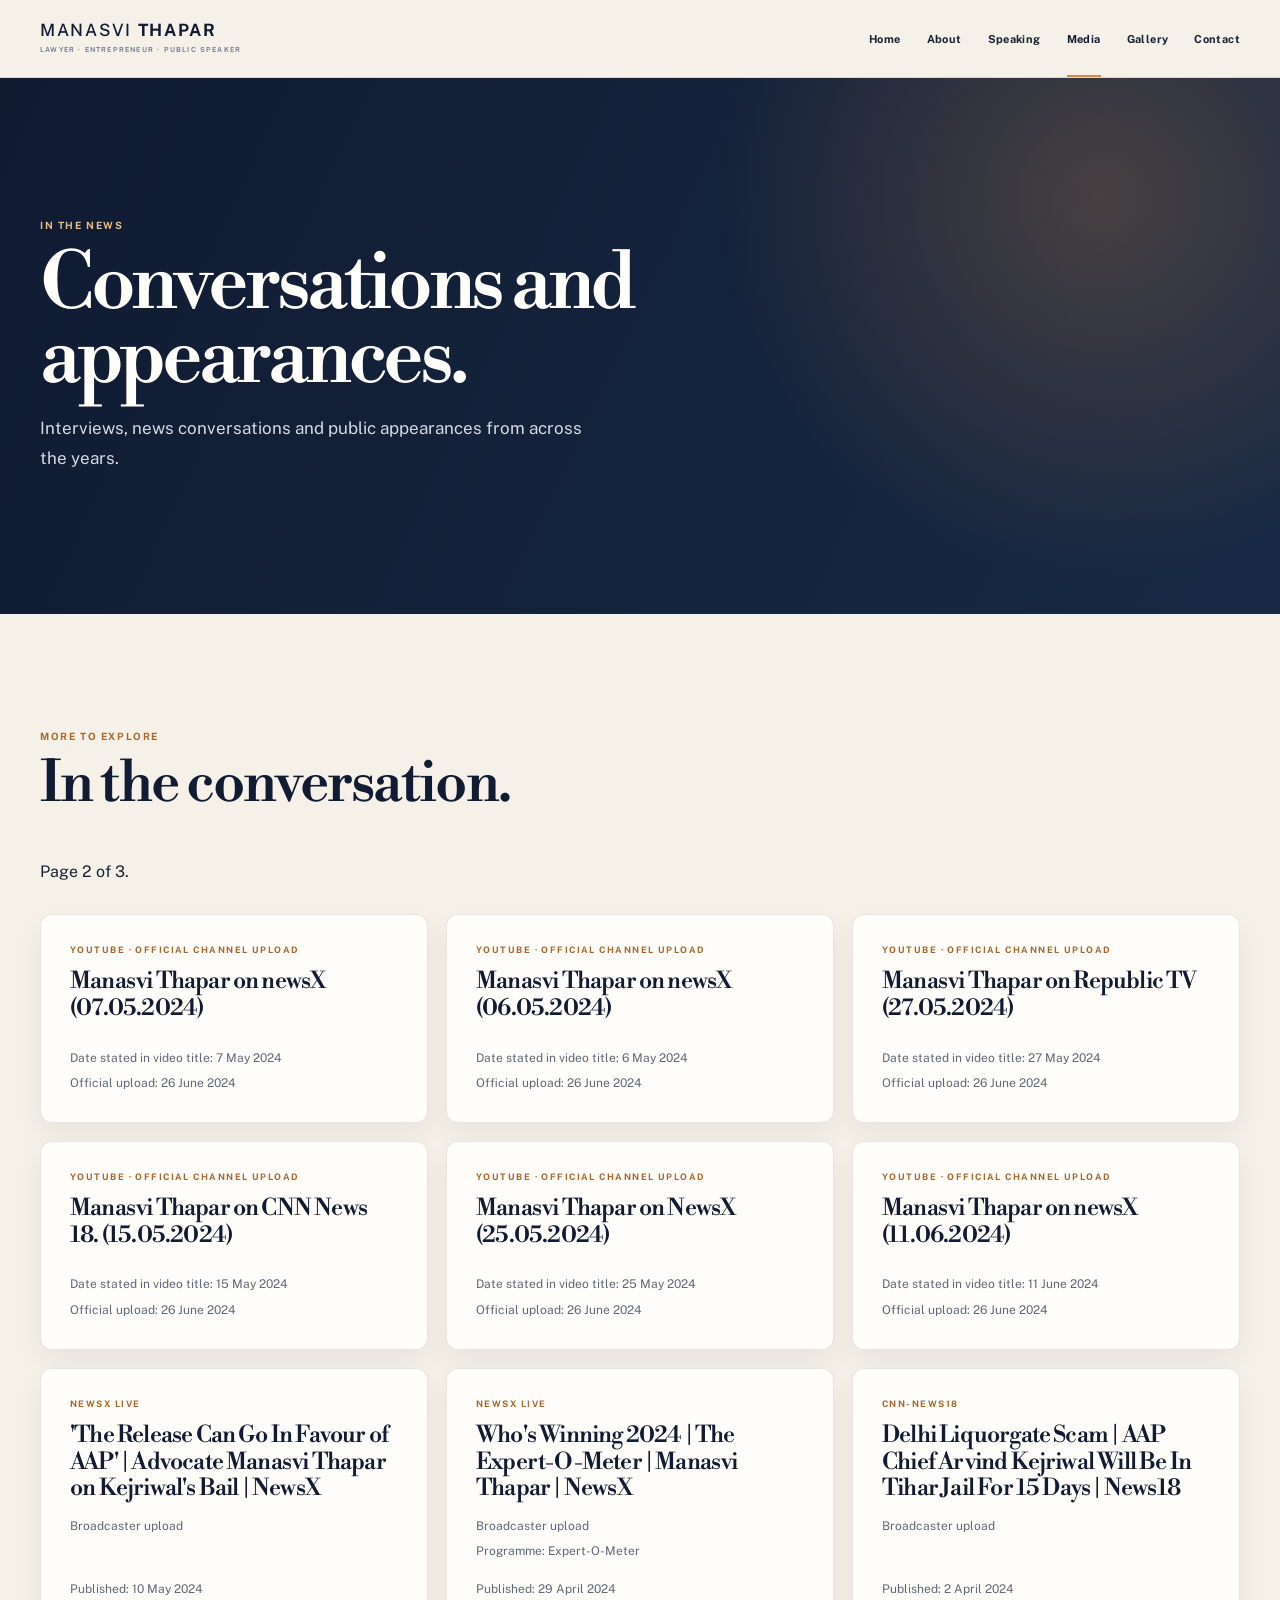
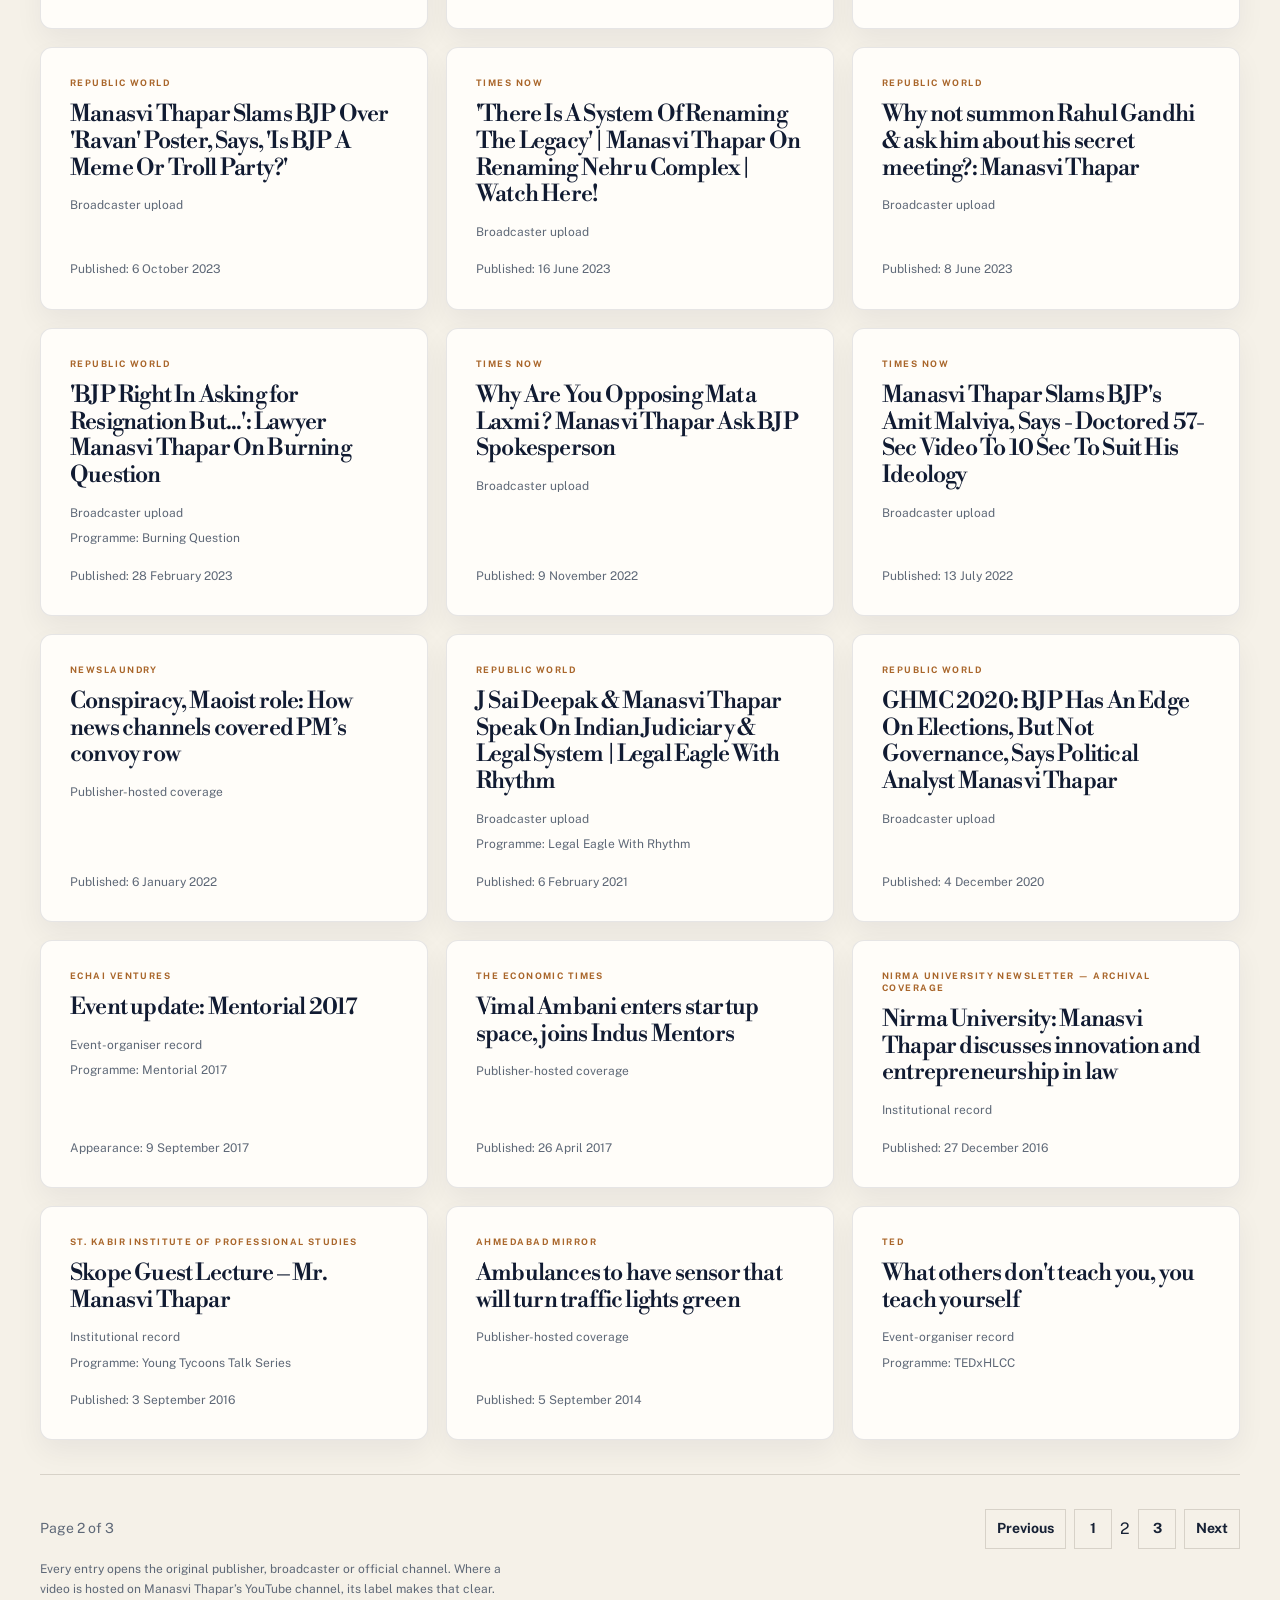
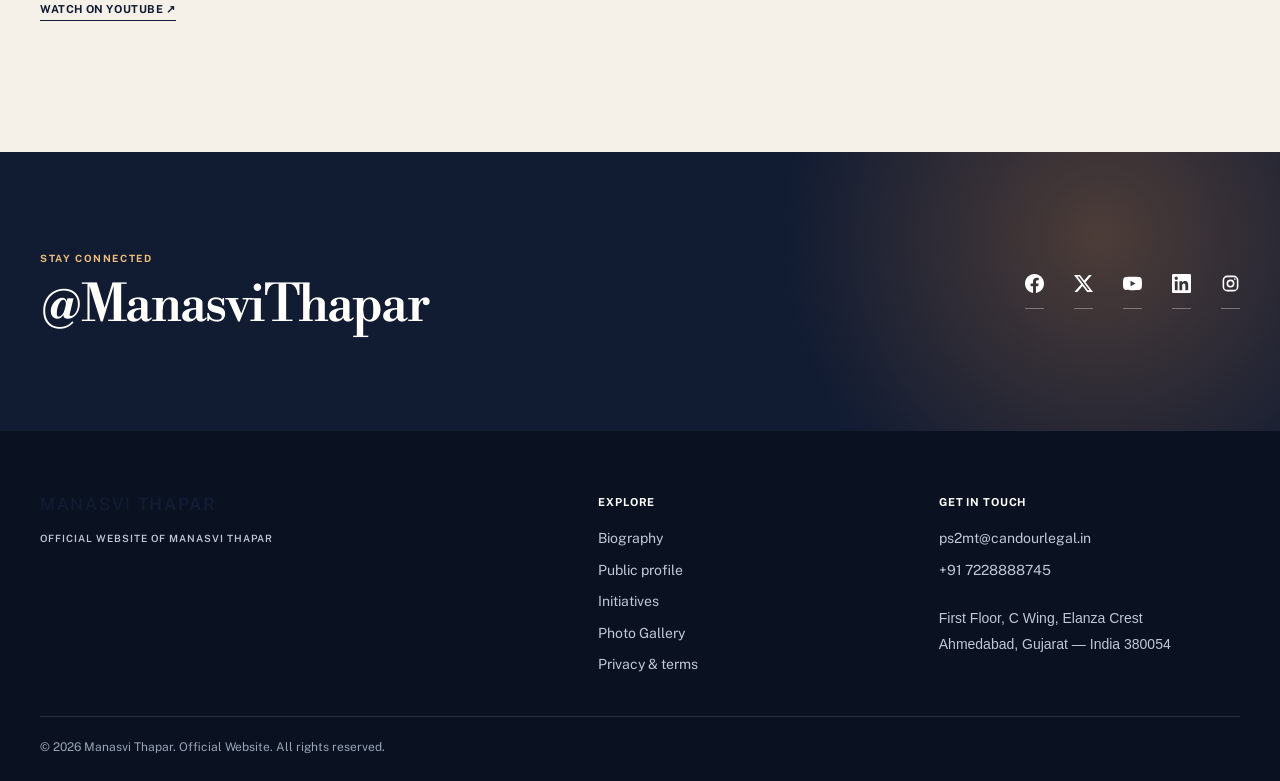
<file: media/page/2/index.html>
<!doctype html><html lang="en"><head><meta charset="UTF-8"><meta name="viewport" content="width=device-width,initial-scale=1"><title>Manasvi Thapar in the Media — Page 2</title><meta name="description" content="Interviews, news conversations and public appearances featuring Manasvi Thapar — page 2 of 3."><link rel="canonical" href="https://manasvithapar.com/media/page/2/"><link rel="prev" href="https://manasvithapar.com/media/"><link rel="next" href="https://manasvithapar.com/media/page/3/"><meta property="og:type" content="website"><meta property="og:site_name" content="Manasvi Thapar"><meta property="og:title" content="Manasvi Thapar in the Media — Page 2"><meta property="og:description" content="Interviews, news conversations and public appearances featuring Manasvi Thapar — page 2 of 3."><meta property="og:url" content="https://manasvithapar.com/media/page/2/"><meta property="og:image" content="https://manasvithapar.com/assets/924b106e10f7.jpeg"><meta name="twitter:card" content="summary_large_image"><!-- media-archive:schema:start --><script type="application/ld+json">{"@context":"https://schema.org","@type":"CollectionPage","@id":"https://manasvithapar.com/media/page/2/#collection","url":"https://manasvithapar.com/media/page/2/","name":"Manasvi Thapar in the Media — Page 2","description":"A collection of interviews, news conversations and public appearances featuring Manasvi Thapar.","about":{"@id":"https://manasvithapar.com/#person"},"mainEntity":{"@type":"ItemList","numberOfItems":24,"itemListOrder":"https://schema.org/ItemListOrderDescending","itemListElement":[{"@type":"ListItem","position":25,"url":"https://www.youtube.com/watch?v=QyBoSO2pqIs","name":"Manasvi Thapar on newsX (07.05.2024)"},{"@type":"ListItem","position":26,"url":"https://www.youtube.com/watch?v=IY-yM7j1u9g","name":"Manasvi Thapar on newsX (06.05.2024)"},{"@type":"ListItem","position":27,"url":"https://www.youtube.com/watch?v=HRPmJ5yQQOs","name":"Manasvi Thapar on Republic TV (27.05.2024)"},{"@type":"ListItem","position":28,"url":"https://www.youtube.com/watch?v=53sueCiusYA","name":"Manasvi Thapar on CNN News 18. (15.05.2024)"},{"@type":"ListItem","position":29,"url":"https://www.youtube.com/watch?v=3A36ErCBuqM","name":"Manasvi Thapar on NewsX (25.05.2024)"},{"@type":"ListItem","position":30,"url":"https://www.youtube.com/watch?v=1OsMrqnNR0U","name":"Manasvi Thapar on newsX (11.06.2024)"},{"@type":"ListItem","position":31,"url":"https://www.youtube.com/watch?v=-DIdVebfWBI","name":"'The Release Can Go In Favour of AAP' | Advocate Manasvi Thapar on Kejriwal's Bail | NewsX"},{"@type":"ListItem","position":32,"url":"https://www.youtube.com/watch?v=5dBjynR9Nq4","name":"Who's Winning 2024 | The Expert-O-Meter | Manasvi Thapar | NewsX"},{"@type":"ListItem","position":33,"url":"https://www.youtube.com/watch?v=etDYxUZ-FjA","name":"Delhi Liquorgate Scam | AAP Chief Arvind Kejriwal Will Be In Tihar Jail For 15 Days | News18"},{"@type":"ListItem","position":34,"url":"https://www.youtube.com/watch?v=_mCEZmhzd9k","name":"Manasvi Thapar Slams BJP Over 'Ravan' Poster, Says, 'Is BJP A Meme Or Troll Party?'"},{"@type":"ListItem","position":35,"url":"https://www.youtube.com/watch?v=ieS4X7VBEyM","name":"'There Is A System Of Renaming The Legacy' | Manasvi Thapar On Renaming Nehru Complex | Watch Here!"},{"@type":"ListItem","position":36,"url":"https://www.youtube.com/watch?v=FFNSVwd0d5c","name":"Why not summon Rahul Gandhi & ask him about his secret meeting?: Manasvi Thapar"},{"@type":"ListItem","position":37,"url":"https://www.youtube.com/watch?v=c-JHOGZeLYc","name":"'BJP Right In Asking for Resignation But...': Lawyer Manasvi Thapar On Burning Question"},{"@type":"ListItem","position":38,"url":"https://www.youtube.com/watch?v=HYf0PYviSx8","name":"Why Are You Opposing Mata Laxmi ? Manasvi Thapar Ask BJP Spokesperson"},{"@type":"ListItem","position":39,"url":"https://www.youtube.com/watch?v=-CFVcaQwR2E","name":"Manasvi Thapar Slams BJP's Amit Malviya, Says - Doctored 57-Sec Video To 10 Sec To Suit His Ideology"},{"@type":"ListItem","position":40,"url":"https://www.newslaundry.com/2022/01/06/conspiracy-maoist-role-how-news-channels-covered-pms-convoy-row","name":"Conspiracy, Maoist role: How news channels covered PM’s convoy row"},{"@type":"ListItem","position":41,"url":"https://www.youtube.com/watch?v=FGkXRTsudqc","name":"J Sai Deepak & Manasvi Thapar Speak On Indian Judiciary & Legal System | Legal Eagle With Rhythm"},{"@type":"ListItem","position":42,"url":"https://www.youtube.com/watch?v=52sh_8qvVzo","name":"GHMC 2020: BJP Has An Edge On Elections, But Not Governance, Says Political Analyst Manasvi Thapar"},{"@type":"ListItem","position":43,"url":"https://echai.ventures/events/mentorial-2017","name":"Event update: Mentorial 2017"},{"@type":"ListItem","position":44,"url":"https://economictimes.indiatimes.com/small-biz/startups/vimal-ambani-enters-startup-space-joins-indus-mentors/articleshow/58377182.cms","name":"Vimal Ambani enters startup space, joins Indus Mentors"},{"@type":"ListItem","position":45,"url":"https://nirmawebsite.s3.ap-south-1.amazonaws.com/wp-content/uploads/2019/04/Final-27-News-Letter-December-2016_24112017_060145PM.pdf#page=49","name":"Nirma University: Manasvi Thapar discusses innovation and entrepreneurship in law"},{"@type":"ListItem","position":46,"url":"https://www.skips.in/blog/skope-guest-lecture-mr-manasvi-thapar/","name":"Skope Guest Lecture – Mr. Manasvi Thapar"},{"@type":"ListItem","position":47,"url":"https://www.ahmedabadmirror.com/ambulances-to-have-sensor-that-will-turn-traffic-lights-green/41723659.html","name":"Ambulances to have sensor that will turn traffic lights green"},{"@type":"ListItem","position":48,"url":"https://www.ted.com/talks/manasvi_thapar_what_others_don_t_teach_you_you_teach_yourself","name":"What others don't teach you, you teach yourself"}]},"isPartOf":{"@id":"https://manasvithapar.com/media/#collection"},"pagination":"2 of 3"}</script><!-- media-archive:schema:end --><link rel="icon" href="/assets/63805c784ebb.png"><link rel="stylesheet" href="/style.css"><link rel="stylesheet" href="/editorial.css"></head><body><a class="skip" href="#main">Skip to content</a><div class="utility"><div class="wrap"><span>THE OFFICIAL WEBSITE OF MANASVI THAPAR</span><div><a href="https://www.facebook.com/ManasviThapar/" target="_blank" rel="noopener">Facebook</a><a href="https://x.com/ManasviThapar" target="_blank" rel="noopener">X / Twitter</a><a href="https://www.youtube.com/@ThaparManasvi" target="_blank" rel="noopener">YouTube</a><a href="https://www.linkedin.com/in/manasvithapar/" target="_blank" rel="noopener">LinkedIn</a></div></div></div><header><div class="wrap header-inner"><a class="brand" href="/">MANASVI <strong>THAPAR</strong><small>LAWYER · ENTREPRENEUR · PUBLIC SPEAKER</small></a><button class="menu" aria-label="Open navigation" aria-expanded="false">☰</button><nav aria-label="Main navigation"><a href="/" >Home</a><a href="/wiki/" >Biography</a><a href="/public-profile/">Public profile</a><a href="/initiatives/" >Initiatives</a><a href="/media/" aria-current="page">Media</a><a href="/gallery/" >Photo Gallery</a><a href="/contact-us/" >Get in Touch</a></nav></div></header><main id="main"><section class="page-banner"><div class="wrap"><p class="eyebrow">IN THE NEWS</p><h1>Conversations and appearances.</h1><p>Interviews, news conversations and public appearances from across the years.</p></div></section><section class="wrap section" aria-labelledby="coverage-heading"><div class="section-head"><div><p class="eyebrow">MORE TO EXPLORE</p><h2 id="coverage-heading">In the conversation.</h2></div></div><p id="coverage-status" role="status">Page 2 of 3.</p><div id="latest-coverage" class="coverage-grid"><article class="coverage-card"><p class="eyebrow">YouTube · Official channel upload</p><h3><a href="https://www.youtube.com/watch?v=QyBoSO2pqIs" target="_blank" rel="noopener noreferrer">Manasvi Thapar on newsX (07.05.2024)</a></h3><div class="coverage-meta"><time datetime="2024-05-07">Date stated in video title: 7 May 2024</time><time datetime="2024-06-26">Official upload: 26 June 2024</time></div></article><article class="coverage-card"><p class="eyebrow">YouTube · Official channel upload</p><h3><a href="https://www.youtube.com/watch?v=IY-yM7j1u9g" target="_blank" rel="noopener noreferrer">Manasvi Thapar on newsX (06.05.2024)</a></h3><div class="coverage-meta"><time datetime="2024-05-06">Date stated in video title: 6 May 2024</time><time datetime="2024-06-26">Official upload: 26 June 2024</time></div></article><article class="coverage-card"><p class="eyebrow">YouTube · Official channel upload</p><h3><a href="https://www.youtube.com/watch?v=HRPmJ5yQQOs" target="_blank" rel="noopener noreferrer">Manasvi Thapar on Republic TV (27.05.2024)</a></h3><div class="coverage-meta"><time datetime="2024-05-27">Date stated in video title: 27 May 2024</time><time datetime="2024-06-26">Official upload: 26 June 2024</time></div></article><article class="coverage-card"><p class="eyebrow">YouTube · Official channel upload</p><h3><a href="https://www.youtube.com/watch?v=53sueCiusYA" target="_blank" rel="noopener noreferrer">Manasvi Thapar on CNN News 18. (15.05.2024)</a></h3><div class="coverage-meta"><time datetime="2024-05-15">Date stated in video title: 15 May 2024</time><time datetime="2024-06-26">Official upload: 26 June 2024</time></div></article><article class="coverage-card"><p class="eyebrow">YouTube · Official channel upload</p><h3><a href="https://www.youtube.com/watch?v=3A36ErCBuqM" target="_blank" rel="noopener noreferrer">Manasvi Thapar on NewsX (25.05.2024)</a></h3><div class="coverage-meta"><time datetime="2024-05-25">Date stated in video title: 25 May 2024</time><time datetime="2024-06-26">Official upload: 26 June 2024</time></div></article><article class="coverage-card"><p class="eyebrow">YouTube · Official channel upload</p><h3><a href="https://www.youtube.com/watch?v=1OsMrqnNR0U" target="_blank" rel="noopener noreferrer">Manasvi Thapar on newsX (11.06.2024)</a></h3><div class="coverage-meta"><time datetime="2024-06-11">Date stated in video title: 11 June 2024</time><time datetime="2024-06-26">Official upload: 26 June 2024</time></div></article><article class="coverage-card"><p class="eyebrow">NewsX Live</p><h3><a href="https://www.youtube.com/watch?v=-DIdVebfWBI" target="_blank" rel="noopener noreferrer">&#x27;The Release Can Go In Favour of AAP&#x27; | Advocate Manasvi Thapar on Kejriwal&#x27;s Bail | NewsX</a></h3><p class="coverage-context">Broadcaster upload</p><div class="coverage-meta"><time datetime="2024-05-10">Published: 10 May 2024</time></div></article><article class="coverage-card"><p class="eyebrow">NewsX Live</p><h3><a href="https://www.youtube.com/watch?v=5dBjynR9Nq4" target="_blank" rel="noopener noreferrer">Who&#x27;s Winning 2024 | The Expert-O-Meter | Manasvi Thapar | NewsX</a></h3><p class="coverage-context">Broadcaster upload</p><p class="coverage-context">Programme: Expert-O-Meter</p><div class="coverage-meta"><time datetime="2024-04-29">Published: 29 April 2024</time></div></article><article class="coverage-card"><p class="eyebrow">CNN-News18</p><h3><a href="https://www.youtube.com/watch?v=etDYxUZ-FjA" target="_blank" rel="noopener noreferrer">Delhi Liquorgate Scam | AAP Chief Arvind Kejriwal Will Be In Tihar Jail For 15 Days | News18</a></h3><p class="coverage-context">Broadcaster upload</p><div class="coverage-meta"><time datetime="2024-04-02">Published: 2 April 2024</time></div></article><article class="coverage-card"><p class="eyebrow">Republic World</p><h3><a href="https://www.youtube.com/watch?v=_mCEZmhzd9k" target="_blank" rel="noopener noreferrer">Manasvi Thapar Slams BJP Over &#x27;Ravan&#x27; Poster, Says, &#x27;Is BJP A Meme Or Troll Party?&#x27;</a></h3><p class="coverage-context">Broadcaster upload</p><div class="coverage-meta"><time datetime="2023-10-06">Published: 6 October 2023</time></div></article><article class="coverage-card"><p class="eyebrow">Times Now</p><h3><a href="https://www.youtube.com/watch?v=ieS4X7VBEyM" target="_blank" rel="noopener noreferrer">&#x27;There Is A System Of Renaming The Legacy&#x27; | Manasvi Thapar On Renaming Nehru Complex | Watch Here!</a></h3><p class="coverage-context">Broadcaster upload</p><div class="coverage-meta"><time datetime="2023-06-16">Published: 16 June 2023</time></div></article><article class="coverage-card"><p class="eyebrow">Republic World</p><h3><a href="https://www.youtube.com/watch?v=FFNSVwd0d5c" target="_blank" rel="noopener noreferrer">Why not summon Rahul Gandhi &amp; ask him about his secret meeting?: Manasvi Thapar</a></h3><p class="coverage-context">Broadcaster upload</p><div class="coverage-meta"><time datetime="2023-06-08">Published: 8 June 2023</time></div></article><article class="coverage-card"><p class="eyebrow">Republic World</p><h3><a href="https://www.youtube.com/watch?v=c-JHOGZeLYc" target="_blank" rel="noopener noreferrer">&#x27;BJP Right In Asking for Resignation But...&#x27;: Lawyer Manasvi Thapar On Burning Question</a></h3><p class="coverage-context">Broadcaster upload</p><p class="coverage-context">Programme: Burning Question</p><div class="coverage-meta"><time datetime="2023-02-28">Published: 28 February 2023</time></div></article><article class="coverage-card"><p class="eyebrow">Times Now</p><h3><a href="https://www.youtube.com/watch?v=HYf0PYviSx8" target="_blank" rel="noopener noreferrer">Why Are You Opposing Mata Laxmi ? Manasvi Thapar Ask BJP Spokesperson</a></h3><p class="coverage-context">Broadcaster upload</p><div class="coverage-meta"><time datetime="2022-11-09">Published: 9 November 2022</time></div></article><article class="coverage-card"><p class="eyebrow">Times Now</p><h3><a href="https://www.youtube.com/watch?v=-CFVcaQwR2E" target="_blank" rel="noopener noreferrer">Manasvi Thapar Slams BJP&#x27;s Amit Malviya, Says - Doctored 57-Sec Video To 10 Sec To Suit His Ideology</a></h3><p class="coverage-context">Broadcaster upload</p><div class="coverage-meta"><time datetime="2022-07-13">Published: 13 July 2022</time></div></article><article class="coverage-card"><p class="eyebrow">Newslaundry</p><h3><a href="https://www.newslaundry.com/2022/01/06/conspiracy-maoist-role-how-news-channels-covered-pms-convoy-row" target="_blank" rel="noopener noreferrer">Conspiracy, Maoist role: How news channels covered PM’s convoy row</a></h3><p class="coverage-context">Publisher-hosted coverage</p><div class="coverage-meta"><time datetime="2022-01-06">Published: 6 January 2022</time></div></article><article class="coverage-card"><p class="eyebrow">Republic World</p><h3><a href="https://www.youtube.com/watch?v=FGkXRTsudqc" target="_blank" rel="noopener noreferrer">J Sai Deepak &amp; Manasvi Thapar Speak On Indian Judiciary &amp; Legal System | Legal Eagle With Rhythm</a></h3><p class="coverage-context">Broadcaster upload</p><p class="coverage-context">Programme: Legal Eagle With Rhythm</p><div class="coverage-meta"><time datetime="2021-02-06">Published: 6 February 2021</time></div></article><article class="coverage-card"><p class="eyebrow">Republic World</p><h3><a href="https://www.youtube.com/watch?v=52sh_8qvVzo" target="_blank" rel="noopener noreferrer">GHMC 2020: BJP Has An Edge On Elections, But Not Governance, Says Political Analyst Manasvi Thapar</a></h3><p class="coverage-context">Broadcaster upload</p><div class="coverage-meta"><time datetime="2020-12-04">Published: 4 December 2020</time></div></article><article class="coverage-card"><p class="eyebrow">eChai Ventures</p><h3><a href="https://echai.ventures/events/mentorial-2017" target="_blank" rel="noopener noreferrer">Event update: Mentorial 2017</a></h3><p class="coverage-context">Event-organiser record</p><p class="coverage-context">Programme: Mentorial 2017</p><div class="coverage-meta"><time datetime="2017-09-09">Appearance: 9 September 2017</time></div></article><article class="coverage-card"><p class="eyebrow">The Economic Times</p><h3><a href="https://economictimes.indiatimes.com/small-biz/startups/vimal-ambani-enters-startup-space-joins-indus-mentors/articleshow/58377182.cms" target="_blank" rel="noopener noreferrer">Vimal Ambani enters startup space, joins Indus Mentors</a></h3><p class="coverage-context">Publisher-hosted coverage</p><div class="coverage-meta"><time datetime="2017-04-26">Published: 26 April 2017</time></div></article><article class="coverage-card"><p class="eyebrow">Nirma University newsletter — archival coverage</p><h3><a href="https://nirmawebsite.s3.ap-south-1.amazonaws.com/wp-content/uploads/2019/04/Final-27-News-Letter-December-2016_24112017_060145PM.pdf#page=49" target="_blank" rel="noopener noreferrer">Nirma University: Manasvi Thapar discusses innovation and entrepreneurship in law</a></h3><p class="coverage-context">Institutional record</p><div class="coverage-meta"><time datetime="2016-12-27">Published: 27 December 2016</time></div></article><article class="coverage-card"><p class="eyebrow">St. Kabir Institute of Professional Studies</p><h3><a href="https://www.skips.in/blog/skope-guest-lecture-mr-manasvi-thapar/" target="_blank" rel="noopener noreferrer">Skope Guest Lecture – Mr. Manasvi Thapar</a></h3><p class="coverage-context">Institutional record</p><p class="coverage-context">Programme: Young Tycoons Talk Series</p><div class="coverage-meta"><time datetime="2016-09-03">Published: 3 September 2016</time></div></article><article class="coverage-card"><p class="eyebrow">Ahmedabad Mirror</p><h3><a href="https://www.ahmedabadmirror.com/ambulances-to-have-sensor-that-will-turn-traffic-lights-green/41723659.html" target="_blank" rel="noopener noreferrer">Ambulances to have sensor that will turn traffic lights green</a></h3><p class="coverage-context">Publisher-hosted coverage</p><div class="coverage-meta"><time datetime="2014-09-05">Published: 5 September 2014</time></div></article><article class="coverage-card"><p class="eyebrow">TED</p><h3><a href="https://www.ted.com/talks/manasvi_thapar_what_others_don_t_teach_you_you_teach_yourself" target="_blank" rel="noopener noreferrer">What others don&#x27;t teach you, you teach yourself</a></h3><p class="coverage-context">Event-organiser record</p><p class="coverage-context">Programme: TEDxHLCC</p></article></div><div class="media-pagination" role="navigation" aria-label="Media archive pages"><p>Page 2 of 3</p><div class="media-pagination-links"><a class="pagination-previous" href="https://manasvithapar.com/media/" rel="prev">Previous</a><a href="https://manasvithapar.com/media/">1</a><span class="pagination-current" aria-current="page">2</span><a href="https://manasvithapar.com/media/page/3/">3</a><a class="pagination-next" href="https://manasvithapar.com/media/page/3/" rel="next">Next</a></div></div><p class="feed-note">Every entry opens the original publisher, broadcaster or official channel. Where a video is hosted on Manasvi Thapar’s YouTube channel, its label makes that clear. <a class="text-link" href="https://www.youtube.com/playlist?list=UUWBzJDiiXeg632cU3S3Ei7A" target="_blank" rel="noopener noreferrer">Watch on YouTube <span aria-hidden="true">↗</span></a></p></section></main><section class="connect"><div class="wrap"><div><p class="eyebrow">STAY CONNECTED</p><h2>@ManasviThapar</h2></div><div class="social"><a href="https://www.facebook.com/ManasviThapar/" target="_blank" rel="noopener">Facebook</a><a href="https://x.com/ManasviThapar" target="_blank" rel="noopener">X / Twitter</a><a href="https://www.youtube.com/@ThaparManasvi" target="_blank" rel="noopener">YouTube</a><a href="https://www.linkedin.com/in/manasvithapar/" target="_blank" rel="noopener">LinkedIn</a></div></div></section><footer><div class="wrap footer-grid"><div class="brand">MANASVI <strong>THAPAR</strong><p>Official website · source-linked public record.</p></div><div><h3>Explore</h3><a href="/wiki/">Biography</a><a href="/public-profile/">Public profile</a><a href="/initiatives/">Initiatives</a><a href="/gallery/">Photo Gallery</a><a href="/privacy/">Privacy &amp; terms</a></div><div><h3>Get in Touch</h3><a href="mailto:ps2mt@candourlegal.in">ps2mt@candourlegal.in</a><a href="tel:+917228888745">+91 7228888745</a><p>First Floor, C Wing, Elanza Crest<br>Ahmedabad, Gujarat — India 380054</p></div></div><div class="wrap copyright">© 2026 Manasvi Thapar. Official Website. All rights reserved.</div></footer><dialog id="lightbox"><button aria-label="Close photo" class="close">×</button><img alt=""><p></p></dialog><script src="/app.js"></script><script async src="https://platform.twitter.com/widgets.js" charset="utf-8"></script></body></html>
</file>
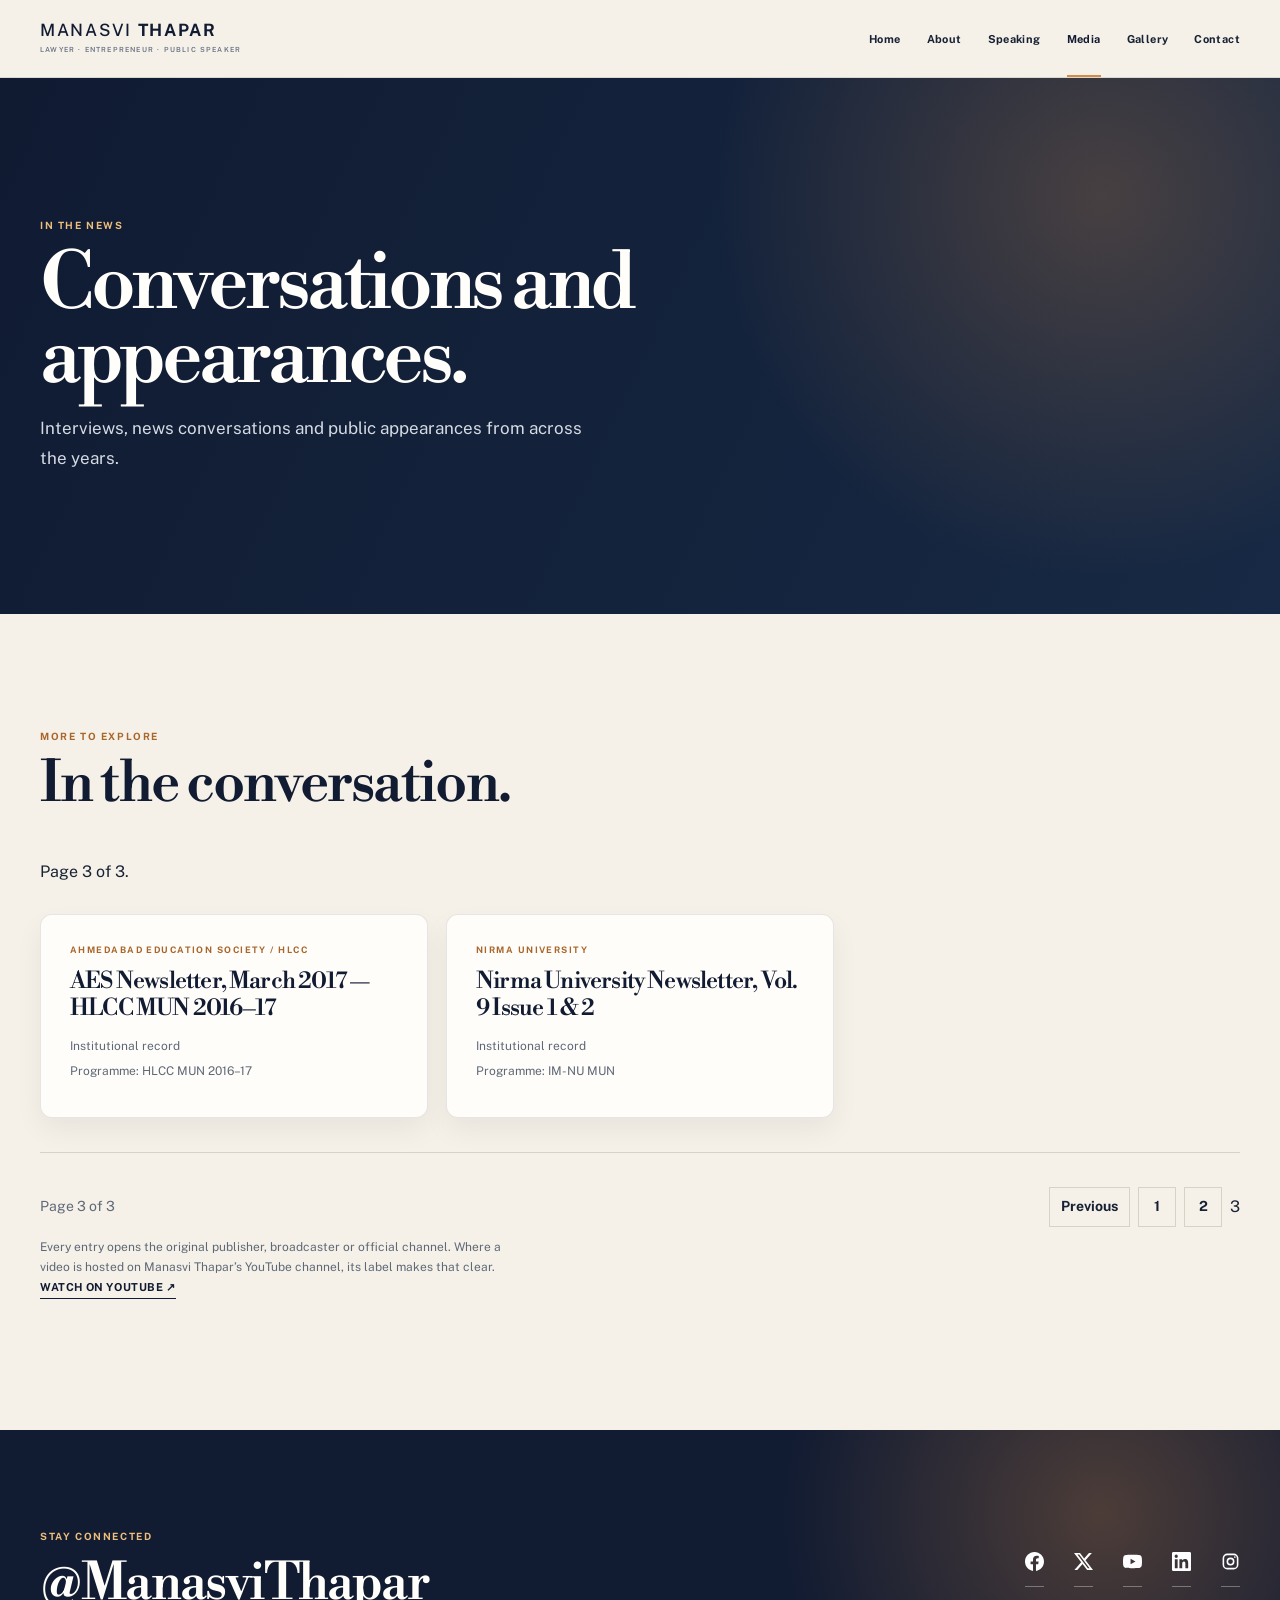
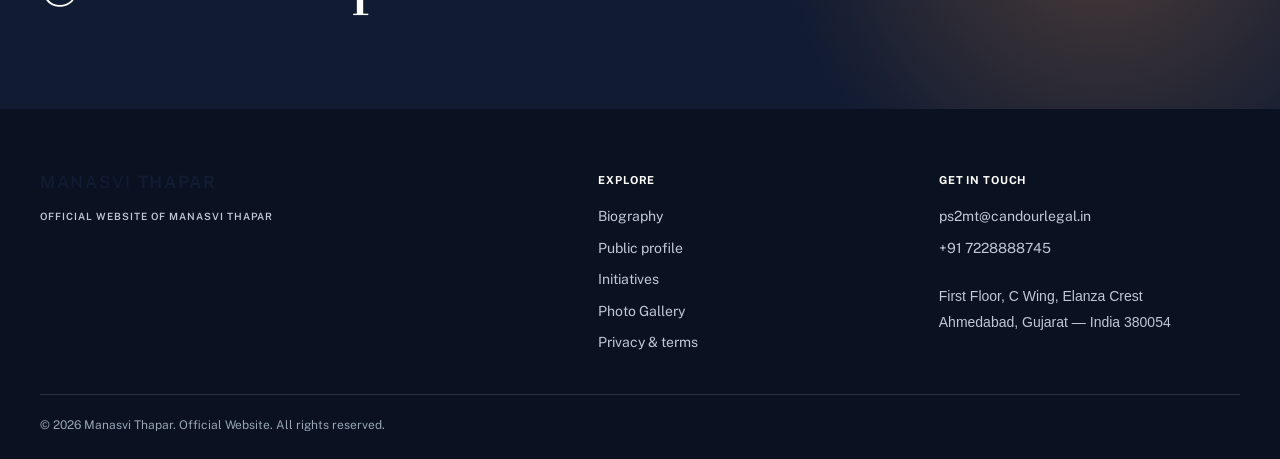
<file: media/page/3/index.html>
<!doctype html><html lang="en"><head><meta charset="UTF-8"><meta name="viewport" content="width=device-width,initial-scale=1"><title>Manasvi Thapar in the Media — Page 3</title><meta name="description" content="Interviews, news conversations and public appearances featuring Manasvi Thapar — page 3 of 3."><link rel="canonical" href="https://manasvithapar.com/media/page/3/"><link rel="prev" href="https://manasvithapar.com/media/page/2/"><meta property="og:type" content="website"><meta property="og:site_name" content="Manasvi Thapar"><meta property="og:title" content="Manasvi Thapar in the Media — Page 3"><meta property="og:description" content="Interviews, news conversations and public appearances featuring Manasvi Thapar — page 3 of 3."><meta property="og:url" content="https://manasvithapar.com/media/page/3/"><meta property="og:image" content="https://manasvithapar.com/assets/924b106e10f7.jpeg"><meta name="twitter:card" content="summary_large_image"><!-- media-archive:schema:start --><script type="application/ld+json">{"@context":"https://schema.org","@type":"CollectionPage","@id":"https://manasvithapar.com/media/page/3/#collection","url":"https://manasvithapar.com/media/page/3/","name":"Manasvi Thapar in the Media — Page 3","description":"A collection of interviews, news conversations and public appearances featuring Manasvi Thapar.","about":{"@id":"https://manasvithapar.com/#person"},"mainEntity":{"@type":"ItemList","numberOfItems":2,"itemListOrder":"https://schema.org/ItemListOrderDescending","itemListElement":[{"@type":"ListItem","position":49,"url":"https://www.aesahd.edu.in/downloads/aes-newsletter-mar-2017-volume-1-issue-1.pdf","name":"AES Newsletter, March 2017 — HLCC MUN 2016–17"},{"@type":"ListItem","position":50,"url":"https://nirmawebsite.s3.ap-south-1.amazonaws.com/wp-content/uploads/2019/04/Nirma-University-Newsletter-Volume-9-Issue-1-2_16112017_034058PM.pdf","name":"Nirma University Newsletter, Vol. 9 Issue 1 & 2"}]},"isPartOf":{"@id":"https://manasvithapar.com/media/#collection"},"pagination":"3 of 3"}</script><!-- media-archive:schema:end --><link rel="icon" href="/assets/63805c784ebb.png"><link rel="stylesheet" href="/style.css"><link rel="stylesheet" href="/editorial.css"></head><body><a class="skip" href="#main">Skip to content</a><div class="utility"><div class="wrap"><span>THE OFFICIAL WEBSITE OF MANASVI THAPAR</span><div><a href="https://www.facebook.com/ManasviThapar/" target="_blank" rel="noopener">Facebook</a><a href="https://x.com/ManasviThapar" target="_blank" rel="noopener">X / Twitter</a><a href="https://www.youtube.com/@ThaparManasvi" target="_blank" rel="noopener">YouTube</a><a href="https://www.linkedin.com/in/manasvithapar/" target="_blank" rel="noopener">LinkedIn</a></div></div></div><header><div class="wrap header-inner"><a class="brand" href="/">MANASVI <strong>THAPAR</strong><small>LAWYER · ENTREPRENEUR · PUBLIC SPEAKER</small></a><button class="menu" aria-label="Open navigation" aria-expanded="false">☰</button><nav aria-label="Main navigation"><a href="/" >Home</a><a href="/wiki/" >Biography</a><a href="/public-profile/">Public profile</a><a href="/initiatives/" >Initiatives</a><a href="/media/" aria-current="page">Media</a><a href="/gallery/" >Photo Gallery</a><a href="/contact-us/" >Get in Touch</a></nav></div></header><main id="main"><section class="page-banner"><div class="wrap"><p class="eyebrow">IN THE NEWS</p><h1>Conversations and appearances.</h1><p>Interviews, news conversations and public appearances from across the years.</p></div></section><section class="wrap section" aria-labelledby="coverage-heading"><div class="section-head"><div><p class="eyebrow">MORE TO EXPLORE</p><h2 id="coverage-heading">In the conversation.</h2></div></div><p id="coverage-status" role="status">Page 3 of 3.</p><div id="latest-coverage" class="coverage-grid"><article class="coverage-card"><p class="eyebrow">Ahmedabad Education Society / HLCC</p><h3><a href="https://www.aesahd.edu.in/downloads/aes-newsletter-mar-2017-volume-1-issue-1.pdf" target="_blank" rel="noopener noreferrer">AES Newsletter, March 2017 — HLCC MUN 2016–17</a></h3><p class="coverage-context">Institutional record</p><p class="coverage-context">Programme: HLCC MUN 2016–17</p></article><article class="coverage-card"><p class="eyebrow">Nirma University</p><h3><a href="https://nirmawebsite.s3.ap-south-1.amazonaws.com/wp-content/uploads/2019/04/Nirma-University-Newsletter-Volume-9-Issue-1-2_16112017_034058PM.pdf" target="_blank" rel="noopener noreferrer">Nirma University Newsletter, Vol. 9 Issue 1 &amp; 2</a></h3><p class="coverage-context">Institutional record</p><p class="coverage-context">Programme: IM-NU MUN</p></article></div><div class="media-pagination" role="navigation" aria-label="Media archive pages"><p>Page 3 of 3</p><div class="media-pagination-links"><a class="pagination-previous" href="https://manasvithapar.com/media/page/2/" rel="prev">Previous</a><a href="https://manasvithapar.com/media/">1</a><a href="https://manasvithapar.com/media/page/2/">2</a><span class="pagination-current" aria-current="page">3</span></div></div><p class="feed-note">Every entry opens the original publisher, broadcaster or official channel. Where a video is hosted on Manasvi Thapar’s YouTube channel, its label makes that clear. <a class="text-link" href="https://www.youtube.com/playlist?list=UUWBzJDiiXeg632cU3S3Ei7A" target="_blank" rel="noopener noreferrer">Watch on YouTube <span aria-hidden="true">↗</span></a></p></section></main><section class="connect"><div class="wrap"><div><p class="eyebrow">STAY CONNECTED</p><h2>@ManasviThapar</h2></div><div class="social"><a href="https://www.facebook.com/ManasviThapar/" target="_blank" rel="noopener">Facebook</a><a href="https://x.com/ManasviThapar" target="_blank" rel="noopener">X / Twitter</a><a href="https://www.youtube.com/@ThaparManasvi" target="_blank" rel="noopener">YouTube</a><a href="https://www.linkedin.com/in/manasvithapar/" target="_blank" rel="noopener">LinkedIn</a></div></div></section><footer><div class="wrap footer-grid"><div class="brand">MANASVI <strong>THAPAR</strong><p>Official website · source-linked public record.</p></div><div><h3>Explore</h3><a href="/wiki/">Biography</a><a href="/public-profile/">Public profile</a><a href="/initiatives/">Initiatives</a><a href="/gallery/">Photo Gallery</a><a href="/privacy/">Privacy &amp; terms</a></div><div><h3>Get in Touch</h3><a href="mailto:ps2mt@candourlegal.in">ps2mt@candourlegal.in</a><a href="tel:+917228888745">+91 7228888745</a><p>First Floor, C Wing, Elanza Crest<br>Ahmedabad, Gujarat — India 380054</p></div></div><div class="wrap copyright">© 2026 Manasvi Thapar. Official Website. All rights reserved.</div></footer><dialog id="lightbox"><button aria-label="Close photo" class="close">×</button><img alt=""><p></p></dialog><script src="/app.js"></script><script async src="https://platform.twitter.com/widgets.js" charset="utf-8"></script></body></html>
</file>
<file: style.css>
@import url('https://fonts.googleapis.com/css2?family=Libre+Bodoni:ital,wght@0,400;0,500;0,600;0,700;1,400;1,500&family=Public+Sans:ital,wght@0,400;0,500;0,600;0,700;1,400;1,500&display=swap');
:root{--navy:#092a51;--blue:#174c84;--ink:#172c41;--muted:#596c7d;--orange:#eb8b30;--line:#dbe4eb;--pale:#f2f6fa}*{box-sizing:border-box}html{scroll-behavior:smooth;scroll-padding-top:110px}body{margin:0;color:var(--ink);font:16px/1.7 'DM Sans',Arial,sans-serif}h1,h2,h3,.brand{font-family:Manrope,Arial,sans-serif;line-height:1.22}h1,h2,h3,p{margin-top:0}h1{font-size:clamp(42px,5vw,76px);font-weight:800;letter-spacing:-2px}h2{font-size:clamp(28px,3vw,42px);letter-spacing:-1.2px;margin-bottom:22px}h3{font-size:23px;margin-bottom:14px}p{margin-bottom:22px}a{color:inherit;text-decoration:none}button{font:inherit;cursor:pointer}img{display:block;max-width:100%;object-fit:cover}a,button{touch-action:manipulation}a:focus-visible,button:focus-visible{outline:3px solid var(--orange);outline-offset:5px}.wrap{max-width:1260px;width:calc(100% - 96px);margin:auto}.utility{background:var(--navy);color:white;font-size:12px;letter-spacing:1px}.utility .wrap{display:flex;justify-content:space-between;align-items:center;min-height:38px}.utility a{margin-left:24px;font-size:13px;letter-spacing:0}.header-inner{display:flex;justify-content:space-between;align-items:center;min-height:100px;gap:30px}header{background:white;position:sticky;top:0;z-index:20;box-shadow:0 1px 0 var(--line)}.brand{font-size:26px;font-weight:500;letter-spacing:1px;white-space:nowrap}.brand strong{font-weight:800}.brand small{display:block;font:10px/2 'DM Sans',Arial,sans-serif;letter-spacing:1.4px;color:var(--muted)}nav{display:flex;gap:26px;align-items:center;font-size:14px;font-weight:700}nav a{padding:37px 0 32px;border-bottom:3px solid transparent}nav a:hover,nav a[aria-current]{color:var(--blue);border-color:var(--orange)}.menu{display:none}.skip{position:absolute;left:12px;top:-100px;background:white;padding:12px;z-index:40}.skip:focus{top:12px}.hero{position:relative;min-height:640px;display:flex;align-items:center;background:var(--navy);color:white;overflow:hidden}.hero>img{position:absolute;width:100%;height:100%;object-position:center 40%}.hero-shade{position:absolute;inset:0;background:linear-gradient(90deg,rgba(5,24,47,.95),rgba(5,24,47,.72) 35%,rgba(5,24,47,.15) 68%)}.hero-content{position:relative;padding:70px 0}.eyebrow{font-size:12px;font-weight:700;letter-spacing:2.1px;text-transform:uppercase;color:var(--blue);margin-bottom:15px}.hero .eyebrow{color:#ffd095}.hero h1{margin-bottom:24px}.hero-content>p:not(.eyebrow){font-size:24px;line-height:1.6}.button{display:inline-block;background:var(--orange);color:#142b42;font-size:14px;font-weight:700;padding:14px 25px;border:0}.button:hover{background:#ffc080}.button.dark{background:var(--navy);color:white}.hero-caption{position:absolute;right:48px;bottom:28px;color:white;font-size:11px;letter-spacing:1.8px}.role-strip{background:var(--blue);color:white}.role-strip .wrap{display:flex;justify-content:space-between;gap:20px;padding:24px 0}.role-strip a{font-size:14px;font-weight:600}.section{padding-top:76px;padding-bottom:76px}.section-head{display:flex;justify-content:space-between;align-items:end;gap:25px;margin-bottom:36px}.section-head h2{margin-bottom:0}.text-link{font-size:14px;color:var(--blue);font-weight:700;border-bottom:2px solid var(--orange);padding-bottom:5px;white-space:nowrap}.cards{display:grid;grid-template-columns:repeat(3,1fr);gap:28px}.card{border:1px solid var(--line);background:white;transition:transform .2s,box-shadow .2s}.card:hover{transform:translateY(-4px);box-shadow:0 15px 30px #092a5112}.card>img{width:100%;height:235px}.card-body{padding:28px}.card-body p:not(.eyebrow){font-size:15px;color:var(--muted);line-height:1.75}.card-body .eyebrow{font-size:11px}.card-body h3{font-size:23px}.blue-section{background:var(--navy);color:white}.blue-section .eyebrow{color:#b7d9fa}.blue-section .text-link{color:white}.initiative-grid{display:grid;grid-template-columns:repeat(3,1fr);gap:28px}.initiative{display:block;background:#11365c}.initiative img{width:100%;height:235px}.initiative>div{padding:26px}.initiative p{color:#c8d9ea;font-size:15px}.about-split{display:grid;grid-template-columns:.8fr 1fr;gap:100px;align-items:center}.about-split>div:first-child{height:480px;background:var(--pale)}.about-split img{height:100%;width:100%;object-position:50% 25%}.about-split h2{font-size:42px}.about-split p:not(.eyebrow){color:var(--muted)}.journey-section{background:var(--pale)}.journey{display:grid;grid-template-columns:repeat(2,1fr);gap:24px 60px}.milestone{display:flex;gap:25px;padding:20px 0;border-top:1px solid var(--line)}.milestone>span{font-size:27px;color:var(--blue);font-weight:700;min-width:70px}.milestone h3{font-size:21px}.milestone p{font-size:15px;color:var(--muted);margin:0}.video-feature{display:grid;grid-template-columns:1.5fr 1fr;gap:55px;align-items:center}.video-feature iframe{width:100%;aspect-ratio:16/9;border:0;background:var(--navy)}.video-feature h3{font-size:32px}.video-feature p:not(.eyebrow){color:var(--muted)}.gallery-section{background:var(--pale)}.gallery{display:grid;grid-template-columns:repeat(4,1fr);gap:18px}.photo{position:relative;padding:0;border:0;background:var(--navy);overflow:hidden;min-width:0}.photo img{width:100%;height:225px;transition:transform .3s}.photo:hover img{transform:scale(1.05)}.photo span{position:absolute;bottom:0;left:0;right:0;padding:16px;background:linear-gradient(transparent,#000a);color:white;font-size:14px;opacity:0;transition:opacity .2s}.photo:hover span,.photo:focus-visible span{opacity:1}.connect{background:var(--blue);color:white;padding:44px 0}.connect .wrap{display:flex;align-items:center;justify-content:space-between;gap:25px}.connect .eyebrow{color:#b7d9fa}.connect h2{margin:0;font-size:30px}.social{display:flex;gap:30px}.social a{font-size:15px;font-weight:700;border-bottom:1px solid #ffffff55;padding-bottom:8px}footer{background:#071d34;color:#c4d1df;padding:60px 0 20px}.footer-grid{display:grid;grid-template-columns:1.5fr .7fr 1fr;gap:70px}footer .brand{color:white;font-size:24px}footer p{font:14px/1.8 'DM Sans',Arial,sans-serif;letter-spacing:0;white-space:normal;margin-top:20px}footer h3{font-size:17px;color:white}footer a{display:block;font-size:14px;padding:4px 0}.copyright{font-size:12px;border-top:1px solid #ffffff20;margin-top:35px;padding-top:20px}.page-banner{background:var(--navy);color:white;padding:65px 0}.page-banner h1{font-size:52px;margin-bottom:18px}.page-banner .eyebrow{color:#b7d9fa}.page-banner p:last-child{margin-bottom:0;color:#c4d5e7}.bio-layout{display:grid;grid-template-columns:340px 1fr;gap:70px}.bio-layout aside img{width:100%;max-height:490px}.bio-layout blockquote{margin:28px 0;background:var(--pale);padding:30px;font:700 36px/1.4 Manrope,sans-serif;border-left:4px solid var(--orange)}.prose{font-size:17px;color:var(--muted)}.prose a{color:var(--blue);font-weight:700}.role-details{display:grid;gap:50px}.role-details article,.initiative-list article{display:grid;grid-template-columns:1fr 1fr;gap:60px;align-items:center;padding-bottom:40px;border-bottom:1px solid var(--line)}.role-details article img,.initiative-list img{height:330px;width:100%}.initiative-list{display:grid;gap:50px}.role-details p,.initiative-list p{color:var(--muted)}.gallery-count{color:var(--muted);font-size:14px}.contact-layout{display:grid;grid-template-columns:1fr 1fr;gap:90px;align-items:center}.contact-layout>img{width:100%;height:500px}.contact-item{border-top:1px solid var(--line);padding:22px 0}.contact-item span{display:block;font-size:12px;letter-spacing:2px;color:var(--muted);text-transform:uppercase}.contact-item a{font-size:22px;color:var(--blue);word-break:break-word}.contact-item p{margin:6px 0 0}dialog{background:#071d34;color:white;max-width:92vw;max-height:94vh;border:0;padding:45px 20px 16px}dialog::backdrop{background:#051424ed}dialog img{max-height:75vh;max-width:84vw;object-fit:contain;margin:auto}dialog p{font-size:14px;margin:12px 0 0;text-align:center}.close{position:absolute;right:10px;top:0;background:none;border:0;color:white;font-size:32px;padding:0 12px}
@media(min-width:1550px){.hero{min-height:720px}}@media(max-width:1100px){.wrap{width:calc(100% - 48px)}nav{gap:17px;font-size:13px}.brand{font-size:23px}.brand small{font-size:9px}.about-split{gap:55px}.hero{min-height:580px}.cards{gap:18px}.card-body{padding:22px}.bio-layout{grid-template-columns:280px 1fr;gap:40px}.footer-grid{gap:35px}}@media(max-width:850px){.utility .wrap>span{font-size:10px}.utility a{margin-left:14px;font-size:12px}.header-inner{min-height:85px}.menu{display:block;background:none;border:0;color:var(--navy);font-size:26px}nav{display:none;position:absolute;top:85px;left:0;right:0;background:white;flex-direction:column;align-items:stretch;padding:14px 24px;box-shadow:0 15px 20px #0002;gap:0}nav.open{display:flex}nav a{padding:12px 0;font-size:16px}.hero{min-height:570px}.hero>img{object-position:60% center}.hero-shade{background:linear-gradient(90deg,#05182fed,#05182f55)}.role-strip .wrap{display:grid;grid-template-columns:repeat(3,1fr);text-align:center;gap:18px}.cards{grid-template-columns:repeat(2,1fr)}.initiative-grid{grid-template-columns:1fr}.initiative{display:grid;grid-template-columns:1fr 1fr}.initiative img{height:100%;min-height:250px}.about-split{gap:35px}.about-split h2{font-size:32px}.gallery{grid-template-columns:repeat(3,1fr)}.photo img{height:200px}.video-feature{gap:30px}.journey{gap:25px}.footer-grid{grid-template-columns:1fr 1fr}.footer-grid>div:first-child{grid-column:1/-1}.bio-layout{grid-template-columns:1fr}.bio-layout aside{display:grid;grid-template-columns:1fr 1fr;gap:30px;align-items:center}.bio-layout aside img{height:350px;object-position:center 25%}.contact-layout{gap:35px}}@media(max-width:600px){.wrap{width:calc(100% - 36px)}.utility .wrap{justify-content:center}.utility .wrap>div{display:none}.brand{font-size:24px}.brand small{font-size:9px}.hero{min-height:560px}.hero-content{padding:50px 0}.hero h1{font-size:57px}.hero-content>p:not(.eyebrow){font-size:20px}.hero-caption{font-size:9px;right:18px;bottom:20px}.section{padding-top:48px;padding-bottom:48px}.section-head{align-items:start;flex-direction:column;gap:15px;margin-bottom:26px}.section-head h2{font-size:31px}.role-strip a{font-size:12px}.cards{grid-template-columns:1fr;gap:25px}.card>img{height:240px}.card-body{padding:25px}.initiative{display:block}.initiative img{height:240px;min-height:0}.about-split{grid-template-columns:1fr;gap:35px}.about-split>div:first-child{height:410px}.journey{grid-template-columns:1fr}.milestone{gap:18px}.video-feature{grid-template-columns:1fr;gap:26px}.gallery{grid-template-columns:repeat(2,1fr);gap:12px}.photo img{height:170px}.connect .wrap{flex-direction:column;align-items:start}.social{gap:25px}.footer-grid{grid-template-columns:1fr;gap:28px}.footer-grid>div:first-child{grid-column:auto}footer{padding-top:42px}.page-banner{padding:45px 0}.page-banner h1{font-size:40px}.bio-layout aside{grid-template-columns:1fr}.bio-layout blockquote{font-size:32px;margin:0}.role-details article,.initiative-list article{grid-template-columns:1fr;gap:26px;padding-bottom:25px}.role-details article img,.initiative-list img{height:270px}.contact-layout{grid-template-columns:1fr}.contact-layout>img{height:350px}.contact-item a{font-size:21px}}@media(prefers-reduced-motion:reduce){*{scroll-behavior:auto!important;transition:none!important}}

.feed-grid{display:grid;grid-template-columns:1fr 1fr;gap:28px}.feed-card{border:1px solid var(--line);background:white;min-width:0}.feed-heading{padding:22px 25px;border-bottom:1px solid var(--line);display:flex;justify-content:space-between;align-items:center;gap:15px}.feed-heading h3{margin:0;font-size:21px}.feed-heading a{font-size:14px;color:var(--blue)}.feed-content{padding:12px;min-height:100px;overflow:hidden}.feed-content iframe{display:block;width:100%;border:0}.feed-fallback{display:block;margin:0 25px 20px;color:var(--blue);font-size:14px;font-weight:700}.feed-note{font-size:14px;color:var(--muted);margin:20px 0 0}.social{flex-wrap:wrap}.utility .wrap>div{display:flex;flex-wrap:wrap}@media(max-width:750px){.feed-grid{grid-template-columns:1fr}.feed-heading{padding:18px;flex-wrap:wrap}}
.coverage-grid{display:grid;grid-template-columns:repeat(auto-fit,minmax(280px,1fr));gap:24px;margin-top:28px}.coverage-card{border:1px solid #dce2e9;border-radius:8px;padding:24px;background:#fff}.coverage-card h3{font-size:20px;line-height:1.45;margin:12px 0}.coverage-card h3 a{color:#142c4d;text-decoration:none}.coverage-card h3 a:hover{text-decoration:underline}.coverage-card time{color:#596573;font-size:14px}.coverage-card iframe{width:100%;aspect-ratio:16/9;border:0;margin-bottom:20px}

.venture-grid{display:grid;grid-template-columns:repeat(auto-fit,minmax(280px,1fr));gap:24px}.venture-card{padding:28px;border:1px solid #dce2e9;border-radius:10px;background:#fff;display:flex;flex-direction:column;align-items:flex-start}.initiative-wordmark{width:100%;min-height:95px;display:flex;align-items:center;justify-content:center;background:#eef3f8;color:#142c4d;font-weight:800;font-size:24px;text-align:center;line-height:1.25;padding:16px;border-radius:6px;margin-bottom:24px;box-sizing:border-box}.venture-card:nth-child(3n+2) .initiative-wordmark{background:#fbf0e1;color:#784919}.venture-card:nth-child(3n) .initiative-wordmark{background:#e9f4ef;color:#1e5e48}.venture-card h3{font-size:23px;line-height:1.3;margin:8px 0}.venture-card p{line-height:1.7}.venture-card .eyebrow{font-size:11px}.initiative-link{margin-top:auto;padding-top:16px;font-weight:700;color:#142c4d}.prose h3{font-size:23px;margin-top:32px}

.logo-grid{display:grid;grid-template-columns:repeat(3,minmax(0,1fr));gap:20px}.logo-tile{min-height:170px;padding:28px 24px 20px;display:flex;flex-direction:column;align-items:center;justify-content:center;gap:24px;border:1px solid #dce2e9;border-radius:8px;background:white;text-decoration:none;transition:transform .18s,border-color .18s}.logo-tile:hover{transform:translateY(-3px);border-color:#d29443}.logo-tile:focus-visible{outline:3px solid #d29443;outline-offset:3px}.logo-tile>img{max-width:210px;width:auto;height:82px;object-fit:contain}.logo-caption{font-size:14px;font-weight:600;color:#24364b;text-align:center}.logo-text{font-size:25px;font-weight:800;color:#1e5e48;text-align:center}.will-logo{display:flex;align-items:center;gap:10px;height:82px}.will-logo img{width:44px;height:44px}.will-logo strong{font-size:30px;color:#18181f}.will-logo strong span{color:#8c3b45}@media(max-width:700px){.logo-grid{grid-template-columns:repeat(2,minmax(0,1fr))}.logo-tile{padding:20px 12px;min-height:150px}.logo-tile>img{max-width:150px;height:65px}.will-logo strong{font-size:24px}}@media(max-width:400px){.logo-grid{grid-template-columns:1fr}}
.logo-tile>img[src*="veriscope"]{width:210px;height:82px;object-fit:cover;object-position:center}

/* Homepage photo and journey polish. Motion never hides content by default. */
.home-motion .card{overflow:hidden;border-radius:12px;transition:transform 250ms ease,box-shadow 250ms ease}
.home-motion .card>img{transition:transform 300ms cubic-bezier(.22,1,.36,1)}
.home-motion .about-split>div:first-child{overflow:hidden;border-radius:18px}
.home-motion .photo{border-radius:10px}
.home-motion .journey .milestone{position:relative;padding-left:18px;border-left:2px solid var(--line)}
.home-motion .journey .milestone::before{content:"";position:absolute;left:-5px;top:28px;width:8px;height:8px;background:var(--orange);border-radius:50%}
.home-motion .journey .milestone::after{content:"";position:absolute;left:-2px;top:28px;bottom:14px;width:2px;background:var(--orange);transform:scaleY(0);transform-origin:top;transition:transform 600ms cubic-bezier(.22,1,.36,1)}
.home-motion .journey .milestone-seen::after{transform:scaleY(1)}
@media(hover:hover) and (pointer:fine) and (prefers-reduced-motion:no-preference){
.home-motion .card:hover>img{transform:scale(1.025)}
.home-motion .photo:hover img{transform:scale(1.035)}
.home-motion .button{transition:transform 200ms ease,background-color 200ms ease,box-shadow 200ms ease}
.home-motion .button:hover{transform:translateY(-2px);box-shadow:0 8px 20px #092a5120}
}
@media(prefers-reduced-motion:reduce){
.home-motion .journey .milestone::after{transform:scaleY(1);transition:none}
.home-motion .card:hover,.home-motion .card:hover>img,.home-motion .photo:hover img,.home-motion .button:hover{transform:none}
}

/* Photo journey and editorial homepage. */
.photo-journey{grid-template-columns:1fr;gap:28px;max-width:1050px;margin:auto}
.home-motion .photo-journey .milestone,.photo-journey .milestone{display:grid;grid-template-columns:1fr 1fr;gap:0;padding:0;border:1px solid var(--line);border-radius:16px;overflow:hidden;background:white}
.home-motion .photo-journey .milestone::before,.home-motion .photo-journey .milestone::after{content:none}
.journey-photo{margin:0;position:relative;overflow:hidden;min-height:280px;background:var(--navy)}
.journey-photo img{width:100%;height:100%;min-height:280px;aspect-ratio:8/5;object-fit:cover}
.journey-photo figcaption{position:absolute;bottom:0;left:0;right:0;padding:25px 20px 12px;color:white;background:linear-gradient(transparent,#071d34e6);font-size:12px}
.journey-story{padding:38px;align-self:center}
.journey-year{display:block;font:800 36px/1.2 Manrope,sans-serif;color:var(--blue);margin-bottom:20px}
.photo-journey .milestone h3{font-size:25px}
.perspective-grid{display:grid;grid-template-columns:1.4fr 1fr;gap:28px}
.perspective-grid .video-feature{display:flex;flex-direction:column;align-items:stretch;gap:0;overflow:hidden;border-radius:16px;background:var(--navy);color:white}
.perspective-grid .video-feature>div{padding:30px}
.perspective-grid .video-feature p:not(.eyebrow){color:#c8d9ea}
.perspective-grid .video-feature .eyebrow,.perspective-grid .video-feature .text-link{color:#c8d9ea}
.perspective-stack{display:grid;gap:24px}
.perspective-card{padding:30px;border:1px solid var(--line);border-radius:16px;background:var(--pale)}
.perspective-card h3{font-size:23px}
.perspective-card h3 a:hover{text-decoration:underline}
.perspective-source,.perspective-card time{font-size:13px;color:var(--muted)}
.perspective-card .text-link{display:table;margin-top:20px}
.latest-news-section{background:linear-gradient(135deg,#f2f6fa,#e8f0f7)}
.homepage-coverage{grid-template-columns:1.2fr 1fr 1fr}
.homepage-coverage .coverage-card{display:flex;flex-direction:column;border-radius:16px;padding:28px;transition:transform 220ms ease,box-shadow 220ms ease}
.homepage-coverage .coverage-card:first-child{background:var(--navy);color:white;border-color:var(--navy)}
.homepage-coverage .coverage-card:first-child h3 a,.homepage-coverage .coverage-card:first-child .eyebrow,.homepage-coverage .coverage-card:first-child time{color:white}
.homepage-coverage .coverage-card time{margin-top:auto;padding-top:20px}.homepage-coverage .coverage-meta{margin-top:auto;padding-top:20px}
@media(hover:hover) and (prefers-reduced-motion:no-preference){.homepage-coverage .coverage-card:hover{transform:translateY(-4px);box-shadow:0 12px 28px #092a5112}}
@media(max-width:850px){.perspective-grid{grid-template-columns:1fr}.perspective-stack{grid-template-columns:1fr 1fr}.homepage-coverage{grid-template-columns:1fr}.journey-story{padding:26px}}
@media(max-width:600px){.home-motion .photo-journey .milestone,.photo-journey .milestone{grid-template-columns:1fr}.journey-photo,.journey-photo img{min-height:0}.journey-photo img{height:230px;aspect-ratio:auto}.perspective-stack{grid-template-columns:1fr}.perspective-card{padding:24px}.journey-year{font-size:30px}}

.coverage-meta{display:grid;gap:5px}.coverage-context{margin:0 0 8px;color:var(--muted);font-size:13px;line-height:1.45}.media-pagination{display:flex;align-items:center;justify-content:space-between;gap:20px;flex-wrap:wrap;margin:34px 0 10px;padding-top:26px;border-top:1px solid var(--line)}.media-pagination p{margin:0;color:var(--muted);font-size:14px}.media-pagination-links{display:flex;gap:8px;align-items:center;flex-wrap:wrap}.media-pagination a,.media-pagination-current,.pagination-gap{display:inline-flex;align-items:center;justify-content:center;min-width:38px;min-height:38px;padding:7px 11px;border:1px solid var(--line);border-radius:5px;color:var(--blue);font-size:14px;font-weight:700}.media-pagination a:hover{border-color:var(--blue);background:var(--pale)}.media-pagination-current{background:var(--navy);border-color:var(--navy);color:white}.media-pagination .pagination-previous,.media-pagination .pagination-next{min-width:auto}.pagination-gap{border-color:transparent;color:var(--muted)}.profile-summary{max-width:900px}.profile-note{border-left:4px solid var(--orange);padding-left:20px;color:var(--muted)}.source-records{display:grid;grid-template-columns:repeat(3,1fr);gap:24px}.source-record{border:1px solid var(--line);border-radius:10px;padding:28px;background:white}.source-record h3{font-size:22px}.source-record p{color:var(--muted);font-size:15px}.source-record .text-link{display:inline-block;margin-top:5px}.on-dark .source-record{border-color:#ffffff28;background:#11365c}.on-dark .source-record h3{color:white}.on-dark .source-record p{color:#c8d9ea}.on-dark .source-record .eyebrow,.on-dark .source-record .text-link{color:#c8d9ea}.profile-standard{max-width:900px}.profile-standard p{color:var(--muted)}@media(max-width:850px){.source-records{grid-template-columns:1fr 1fr}}@media(max-width:600px){.source-records{grid-template-columns:1fr}.media-pagination{align-items:flex-start;flex-direction:column}.media-pagination-links{gap:6px}.media-pagination a,.media-pagination-current,.pagination-gap{min-width:35px;min-height:35px;padding:6px 9px}}
</file>
<file: editorial.css>
/*
  Editorial personal-site system
  A warm, human layer for Manasvi's work, ideas and media.
*/
:root {
  --navy: #14213a;
  --blue: #275486;
  --ink: #172235;
  --muted: #5e6877;
  --orange: #b8894a;
  --line: #d7d2c8;
  --pale: #eeebe4;
  --paper: #f8f6f1;
  --paper-strong: #efebe2;
  --white: #fffefa;
  --ink-soft: #24334d;
  --radius: 5px;
  --shadow: 0 18px 44px rgba(20, 33, 58, .10);
}

html {
  background: var(--paper);
  scroll-padding-top: 104px;
}

body {
  min-width: 320px;
  background: var(--paper);
  color: var(--ink);
  font: 16px/1.68 "Public Sans", Arial, sans-serif;
  -webkit-font-smoothing: antialiased;
  text-rendering: optimizeLegibility;
}

h1, h2, h3, .brand {
  font-family: "Libre Bodoni", Georgia, serif;
  color: var(--ink);
  font-weight: 500;
  letter-spacing: -.035em;
}

h1 { font-size: clamp(3.5rem, 7.1vw, 7.4rem); line-height: .88; }
h2 { font-size: clamp(2.35rem, 4.2vw, 4.65rem); line-height: .98; }
h3 { font-size: clamp(1.35rem, 2vw, 2rem); line-height: 1.12; }
p { max-width: 68ch; }

a, button {
  transition: color 180ms ease, background-color 180ms ease, border-color 180ms ease, transform 180ms ease, box-shadow 180ms ease;
}

a:focus-visible, button:focus-visible {
  outline: 3px solid var(--orange);
  outline-offset: 4px;
}

.wrap {
  width: min(1240px, calc(100% - 80px));
}

.skip {
  background: var(--white);
  color: var(--ink);
  font-weight: 700;
}

.utility {
  background: var(--ink);
  color: #ede8dc;
  border-bottom: 1px solid rgba(255,255,255,.12);
  font-size: 10px;
  letter-spacing: .14em;
}

.utility .wrap {
  min-height: 34px;
}

.utility a {
  color: #ede8dc;
}

.utility a:hover { color: #fff; }

header {
  background: rgba(248,246,241,.96);
  border-bottom: 1px solid var(--line);
  box-shadow: none;
  backdrop-filter: blur(12px);
}

.header-inner {
  min-height: 82px;
  gap: 26px;
}

.brand {
  color: var(--ink);
  font-family: "Public Sans", Arial, sans-serif;
  font-size: 19px;
  font-weight: 500;
  letter-spacing: .075em;
  line-height: 1;
}

.brand strong {
  font-weight: 700;
}

.brand small {
  color: var(--muted);
  font: 600 8px/1.4 "Public Sans", Arial, sans-serif;
  letter-spacing: .16em;
  margin-top: 7px;
}

nav {
  gap: 18px;
  font-size: 12px;
  font-weight: 700;
  letter-spacing: .01em;
  text-transform: none;
}

nav a {
  padding: 33px 0 29px;
  border-bottom: 2px solid transparent;
}

nav a:hover, nav a[aria-current] {
  border-color: var(--orange);
  color: var(--ink);
}

.menu {
  border: 1px solid var(--ink);
  border-radius: 0;
  color: var(--ink);
  font: 700 10px/1 "Public Sans", Arial, sans-serif;
  letter-spacing: .08em;
  padding: 12px 13px;
  text-transform: uppercase;
}

.menu:hover {
  background: var(--ink);
  color: var(--white);
}

.eyebrow {
  color: var(--blue);
  font: 700 10px/1.35 "Public Sans", Arial, sans-serif;
  letter-spacing: .16em;
  margin-bottom: 15px;
}

.section {
  padding-top: clamp(72px, 9vw, 140px);
  padding-bottom: clamp(72px, 9vw, 140px);
}

.section-head {
  align-items: flex-end;
  gap: 32px;
  margin-bottom: 48px;
}

.section-head h2 { max-width: 15ch; }

.text-link {
  border-bottom: 1px solid currentColor;
  color: var(--ink);
  font-size: 12px;
  font-weight: 700;
  letter-spacing: .01em;
  padding-bottom: 5px;
  text-transform: none;
  white-space: normal;
}

.text-link:hover {
  border-color: var(--orange);
  color: var(--blue);
}

.button {
  background: var(--orange);
  border: 1px solid var(--orange);
  border-radius: var(--radius);
  color: #161b25;
  font: 700 12px/1.1 "Public Sans", Arial, sans-serif;
  letter-spacing: .01em;
  padding: 15px 18px;
  text-transform: none;
}

.button:hover {
  background: #d0a86d;
  border-color: #d0a86d;
  box-shadow: 0 8px 18px rgba(20,33,58,.15);
  transform: translateY(-2px);
}

.button.dark {
  background: var(--ink);
  border-color: var(--ink);
  color: var(--white);
}

.button-quiet {
  background: transparent;
  border-color: rgba(255,255,255,.48);
  color: var(--white);
}

.button-quiet:hover {
  background: rgba(255,255,255,.1);
  border-color: var(--white);
  color: var(--white);
}

.button-light {
  background: var(--white);
  border-color: var(--white);
  color: var(--ink);
}

/* Homepage */
.editorial-hero {
  background: var(--ink);
  color: var(--white);
  min-height: 0;
  overflow: hidden;
  padding: 0;
}

.hero-layout {
  display: grid;
  grid-template-columns: minmax(0, .98fr) minmax(420px, 1.02fr);
  min-height: min(620px, calc(100dvh - 116px));
}

.hero-copy {
  align-self: center;
  padding: clamp(84px, 11vw, 158px) clamp(28px, 7vw, 100px) clamp(84px, 11vw, 158px) 0;
  position: relative;
  z-index: 1;
}

.hero .eyebrow {
  color: #d9b37e;
}

.hero h1 {
  color: var(--white);
  font-size: clamp(3.8rem, 6.3vw, 6.55rem);
  margin: 0 0 28px;
}

.hero-identity {
  color: #f5f1e7;
  font: 600 clamp(15px, 1.5vw, 20px)/1.45 "Public Sans", Arial, sans-serif;
  letter-spacing: .025em;
  margin-bottom: 21px;
}

.hero-intro {
  color: #c7d0dd;
  font-size: 17px;
  margin-bottom: 34px;
  max-width: 46ch;
}

.hero-latest {
  border-left: 2px solid var(--orange);
  display: grid;
  gap: 8px;
  margin: 0 0 34px;
  max-width: 42ch;
  padding-left: 17px;
}

.hero-latest-label {
  color: #d9b37e;
  font: 700 9px/1.35 "Public Sans", Arial, sans-serif;
  letter-spacing: .14em;
  margin: 0;
  text-transform: uppercase;
}

.hero-latest a {
  color: var(--white);
  font: 500 18px/1.28 "Libre Bodoni", Georgia, serif;
}

.hero-latest a:hover { color: #f0c783; }

.hero-latest a span {
  color: #c7d0dd;
  display: block;
  font: 700 9px/1.35 "Public Sans", Arial, sans-serif;
  letter-spacing: .12em;
  margin-top: 7px;
  text-transform: uppercase;
}

.hero-actions {
  align-items: center;
  display: flex;
  flex-wrap: wrap;
  gap: 12px;
}

.hero-portrait {
  align-self: stretch;
  background: #31415c;
  margin: 0;
  min-height: 100%;
  overflow: hidden;
  position: relative;
}

.hero-portrait::after {
  background: linear-gradient(180deg, rgba(20,33,58,0) 52%, rgba(20,33,58,.58));
  content: "";
  inset: 0;
  position: absolute;
}

.hero-portrait img {
  height: 100%;
  min-height: 600px;
  object-position: center;
  width: 100%;
}

.hero-portrait figcaption {
  bottom: 27px;
  color: var(--white);
  font: 700 9px/1.3 "Public Sans", Arial, sans-serif;
  left: 30px;
  letter-spacing: .14em;
  position: absolute;
  text-transform: uppercase;
  z-index: 1;
}

.personal-intro {
  background: var(--paper-strong);
  border-bottom: 1px solid var(--line);
}

.personal-intro-grid {
  align-items: stretch;
  display: grid;
  grid-template-columns: minmax(260px, .68fr) minmax(0, 1.32fr);
  min-height: 510px;
}

.personal-intro figure,
.moments-grid figure {
  margin: 0;
  overflow: hidden;
}

.personal-intro figure img {
  height: 100%;
  min-height: 510px;
  object-position: 50% 24%;
  width: 100%;
}

.personal-intro-grid > div {
  align-self: center;
  max-width: 650px;
  padding: clamp(54px, 8vw, 112px);
}

.personal-intro h2,
.moments-grid h2 {
  margin-bottom: 24px;
  max-width: 12ch;
}

.personal-intro p:not(.eyebrow),
.moments-grid p:not(.eyebrow) {
  color: var(--muted);
  font-size: 17px;
  margin-bottom: 28px;
}

.latest-section {
  background: var(--white);
}

.personal-coverage {
  display: grid;
  gap: 18px;
  grid-template-columns: repeat(3, minmax(0, 1fr));
}

.homepage-coverage.personal-coverage {
  grid-template-columns: repeat(3, minmax(0, 1fr));
}

.personal-coverage .coverage-card,
.homepage-coverage.personal-coverage .coverage-card {
  background: var(--paper);
  border: 1px solid transparent;
  border-radius: var(--radius);
  box-shadow: 0 10px 26px rgba(20, 33, 58, .06);
  min-height: 235px;
  padding: 28px;
}

.personal-coverage .coverage-card:first-child,
.homepage-coverage.personal-coverage .coverage-card:first-child {
  background: var(--paper);
  border-color: transparent;
  color: var(--ink);
}

.personal-coverage .coverage-card:hover {
  border-color: rgba(184, 137, 74, .5);
  box-shadow: 0 16px 32px rgba(20, 33, 58, .12);
  transform: translateY(-3px);
}

.personal-coverage .coverage-card .eyebrow {
  color: var(--blue);
  font-size: 10px;
  letter-spacing: .08em;
}

.personal-coverage .coverage-card h3 {
  font-size: clamp(1.4rem, 2vw, 1.9rem);
  margin: 12px 0 16px;
}

.personal-coverage .coverage-context,
.personal-coverage .coverage-meta,
.personal-coverage .coverage-card time {
  color: var(--muted);
  font-size: 12px;
}

.personal-themes .section-head h2 {
  max-width: 17ch;
}

.personal-themes .focus-grid {
  gap: 18px;
}

.personal-themes .focus-grid article,
.personal-themes .focus-grid article:last-child {
  background: rgba(255, 255, 255, .06);
  border: 1px solid rgba(255, 255, 255, .15);
  border-radius: var(--radius);
  min-height: 245px;
  padding: clamp(28px, 3vw, 42px);
}

.personal-themes .focus-grid h3 {
  font-size: clamp(1.7rem, 2.35vw, 2.45rem);
  margin-bottom: 16px;
}

.personal-themes .focus-grid p {
  font-size: 15px;
  max-width: 30ch;
}

.personal-themes .focus-grid a {
  letter-spacing: .01em;
  text-transform: none;
}

.talk-section .featured-watch {
  border-radius: var(--radius);
  display: grid;
  grid-template-columns: minmax(0, 1.25fr) minmax(280px, .75fr);
  overflow: hidden;
}

.talk-section .featured-watch iframe {
  height: 100%;
  min-height: 365px;
}

.talk-section .featured-watch > div {
  align-self: center;
  padding: clamp(32px, 5vw, 64px);
}

.talk-section .featured-watch h3 {
  font-size: clamp(1.75rem, 2.8vw, 3rem);
  margin-bottom: 18px;
}

.moments-section {
  background: var(--paper-strong);
  border-block: 1px solid var(--line);
}

.moments-grid {
  align-items: center;
  display: grid;
  gap: clamp(42px, 8vw, 120px);
  grid-template-columns: minmax(0, .85fr) minmax(300px, 1.15fr);
  min-height: 470px;
}

.moments-grid > div {
  padding: clamp(58px, 8vw, 110px) 0;
}

.moments-grid figure {
  align-self: stretch;
  margin-right: calc((100vw - min(1240px, calc(100vw - 80px))) / -2);
}

.moments-grid figure img {
  height: 100%;
  min-height: 470px;
  object-position: center;
  width: 100%;
}

.proof-strip {
  background: var(--paper-strong);
  border-bottom: 1px solid var(--line);
}

.proof-grid {
  display: grid;
  grid-template-columns: repeat(3, 1fr);
}

.proof-grid > a {
  border-left: 1px solid var(--line);
  display: grid;
  gap: 8px;
  min-height: 190px;
  padding: 34px 38px;
}

.proof-grid > a:last-child { border-right: 1px solid var(--line); }

.proof-grid > a:hover {
  background: var(--white);
  color: var(--blue);
}

.proof-grid strong {
  font: 500 21px/1.1 "Libre Bodoni", Georgia, serif;
}

.proof-grid > a > span:last-child {
  color: var(--muted);
  font-size: 13px;
  line-height: 1.55;
}

.proof-kicker {
  color: var(--orange);
  font: 700 10px/1 "Public Sans", Arial, sans-serif;
  letter-spacing: .14em;
}

.updates-strip {
  background: var(--paper-strong);
  border-bottom: 1px solid var(--line);
  padding: clamp(50px, 7vw, 86px) 0;
}

.updates-strip-head {
  align-items: end;
  display: flex;
  gap: 28px;
  justify-content: space-between;
  margin-bottom: 33px;
}

.updates-strip-head h2 {
  font-size: clamp(2.3rem, 3.4vw, 3.7rem);
  margin: 0;
}

.update-grid {
  border-top: 1px solid var(--line);
  display: grid;
  grid-template-columns: repeat(3, 1fr);
}

.update-grid article {
  border-left: 1px solid var(--line);
  display: flex;
  flex-direction: column;
  gap: 12px;
  min-height: 214px;
  padding: 26px 30px 24px;
}

.update-grid article:last-child { border-right: 1px solid var(--line); }

.update-grid .eyebrow {
  font-size: 9px;
  margin: 0;
}

.update-grid h3 {
  font-size: clamp(1.35rem, 1.7vw, 1.8rem);
  margin: 0;
}

.update-grid h3 a:hover { color: var(--blue); }

.update-grid article > p:not(.eyebrow) {
  color: var(--muted);
  font-size: 13px;
  line-height: 1.55;
  margin: auto 0 0;
}

.coverage-ledger {
  display: grid;
  gap: 0;
  grid-template-columns: minmax(0, 1.35fr) minmax(300px, .65fr);
}

.lead-story {
  background: var(--white);
  border: 1px solid var(--line);
  display: grid;
  grid-template-columns: 1.05fr .95fr;
  min-width: 0;
}

.lead-story-image {
  display: block;
  min-height: 100%;
  overflow: hidden;
}

.lead-story-image img {
  height: 100%;
  min-height: 390px;
  object-position: center;
  transition: transform 320ms ease;
  width: 100%;
}

.lead-story:hover .lead-story-image img { transform: scale(1.025); }

.lead-story-copy {
  align-self: center;
  padding: clamp(32px, 4vw, 64px);
}

.lead-story-copy h3,
.coverage-brief h3 {
  margin-bottom: 17px;
}

.lead-story-copy h3 a:hover,
.coverage-brief h3 a:hover { color: var(--blue); }

.lead-story-copy > p:not(.eyebrow),
.coverage-brief > p:not(.eyebrow) {
  color: var(--muted);
  font-size: 14px;
}

.coverage-briefs {
  background: var(--ink);
  display: grid;
}

.coverage-brief {
  border: 1px solid rgba(255,255,255,.18);
  color: var(--white);
  display: flex;
  flex-direction: column;
  justify-content: center;
  padding: clamp(30px, 4vw, 48px);
}

.coverage-brief .eyebrow { color: #d9b37e; }
.coverage-brief h3 { color: var(--white); }
.coverage-brief > p:not(.eyebrow) { color: #c4cedb; }
.coverage-brief .text-link { color: var(--white); margin-top: auto; width: fit-content; }

.focus-section {
  background: var(--ink);
  color: var(--white);
}

.section-head-light h2 { color: var(--white); }
.section-head-light .eyebrow { color: #d9b37e; }
.section-head-light .text-link { color: var(--white); }

.focus-grid {
  display: grid;
  grid-template-columns: repeat(3, 1fr);
}

.focus-grid article {
  border-left: 1px solid rgba(255,255,255,.2);
  min-height: 320px;
  padding: 32px 40px 20px;
}

.focus-grid article:last-child { border-right: 1px solid rgba(255,255,255,.2); }

.focus-number {
  color: #d9b37e;
  display: block;
  font: 700 10px/1 "Public Sans", Arial, sans-serif;
  letter-spacing: .14em;
  margin-bottom: 54px;
}

.focus-grid h3 { color: var(--white); margin-bottom: 14px; }
.focus-grid p { color: #c4cedb; font-size: 14px; }
.focus-grid a {
  border-bottom: 1px solid rgba(255,255,255,.55);
  color: var(--white);
  display: inline-block;
  font-size: 11px;
  font-weight: 700;
  letter-spacing: .05em;
  margin-top: 4px;
  padding-bottom: 4px;
  text-transform: uppercase;
}
.focus-grid a:hover { color: #d9b37e; }

.media-window-grid {
  align-items: start;
  display: grid;
  gap: clamp(32px, 5vw, 72px);
  grid-template-columns: minmax(0, 1fr) minmax(300px, .9fr);
}

.featured-watch {
  border: 1px solid var(--line);
  background: var(--white);
}

.featured-watch iframe {
  aspect-ratio: 16 / 9;
  border: 0;
  display: block;
  width: 100%;
}

.featured-watch > div { padding: 30px; }
.featured-watch h3 { margin-bottom: 14px; }
.featured-watch p:not(.eyebrow) { color: var(--muted); font-size: 14px; }

.feed-note {
  color: var(--muted);
  font-size: 12px;
  margin: 0 0 18px;
}

.homepage-coverage {
  display: grid;
  gap: 0;
  grid-template-columns: 1fr;
  margin-top: 0;
}

.coverage-grid {
  gap: 18px;
  grid-template-columns: repeat(3, minmax(0, 1fr));
}

.coverage-card {
  background: var(--white);
  border: 1px solid var(--line);
  border-radius: var(--radius);
  box-shadow: none;
  display: flex;
  flex-direction: column;
  min-width: 0;
  padding: 27px;
}

.homepage-coverage .coverage-card {
  border-bottom-width: 0;
  min-height: 0;
  padding: 22px 0 20px 24px;
}

.homepage-coverage .coverage-card:last-child { border-bottom-width: 1px; }

.homepage-coverage .coverage-card:first-child {
  background: var(--white);
  border-color: var(--line);
  color: var(--ink);
}

.homepage-coverage .coverage-card:first-child h3 a,
.homepage-coverage .coverage-card:first-child .eyebrow,
.homepage-coverage .coverage-card:first-child time {
  color: inherit;
}

.coverage-card h3 {
  font-size: 20px;
  line-height: 1.18;
  margin: 9px 0 15px;
  overflow-wrap: anywhere;
}

.coverage-card h3 a { color: var(--ink); }
.coverage-card h3 a:hover { color: var(--blue); text-decoration: none; }
.coverage-card .eyebrow { font-size: 9px; margin-bottom: 4px; }
.coverage-context { color: var(--muted); font-size: 12px; }
.coverage-card time { color: var(--muted); font-size: 12px; }
.coverage-meta { margin-top: auto; padding-top: 10px; }

.record-invitation {
  background: var(--paper-strong);
  border-block: 1px solid var(--line);
}

.record-invitation-grid {
  display: grid;
  grid-template-columns: minmax(260px, .75fr) minmax(0, 1.25fr);
  min-height: 515px;
}

.record-invitation figure {
  margin: 0;
  overflow: hidden;
}

.record-invitation figure img {
  height: 100%;
  min-height: 515px;
  object-position: 50% 27%;
  width: 100%;
}

.record-invitation-grid > div {
  align-self: center;
  padding: clamp(48px, 8vw, 110px);
}

.record-invitation h2 { max-width: 10ch; margin-bottom: 22px; }
.record-invitation p:not(.eyebrow) { color: var(--muted); font-size: 16px; }

.logo-grid {
  gap: 0;
  grid-template-columns: repeat(3, minmax(0, 1fr));
}

.logo-tile {
  border-color: var(--line);
  border-radius: 0;
  min-height: 175px;
  padding: 28px 22px 22px;
}

.logo-tile:hover {
  background: var(--white);
  border-color: var(--orange);
  box-shadow: var(--shadow);
  transform: translateY(-3px);
}

.logo-caption {
  color: var(--ink);
  font: 700 10px/1.3 "Public Sans", Arial, sans-serif;
  letter-spacing: .06em;
  text-transform: uppercase;
}

.connect {
  background: var(--blue);
  border-top: 0;
  padding: 56px 0;
}

.connect .wrap { align-items: center; }
.connect .eyebrow { color: #dde7f5; }
.connect h2 { color: var(--white); font-size: clamp(2rem, 3vw, 3.3rem); }

footer {
  background: #0d1728;
  color: #bfc9d5;
  padding: 65px 0 24px;
}

footer .brand { color: var(--white); }
footer .brand small { color: #bfc9d5; }
footer p { color: #bfc9d5; }
footer h3 { color: var(--white); font: 700 11px/1.2 "Public Sans", Arial, sans-serif; letter-spacing: .08em; text-transform: uppercase; }
footer a:hover { color: #fff; }
.footer-grid { grid-template-columns: 1.4fr .75fr .9fr; gap: clamp(32px, 7vw, 110px); }
.copyright { color: #98a5b4; }
footer div.brand > p { display: none; }
footer div.brand::after {
  color: #bfc9d5;
  content: "Official website of Manasvi Thapar";
  display: block;
  font: 600 10px/1.5 "Public Sans", Arial, sans-serif;
  letter-spacing: .1em;
  margin-top: 18px;
  text-transform: uppercase;
}

/* Public profile, media archive and secondary pages */
.page-banner {
  background: var(--ink);
  padding: clamp(72px, 9vw, 128px) 0;
}

.page-banner .eyebrow { color: #d9b37e; }
.page-banner h1 { color: var(--white); line-height: .95; margin-bottom: 18px; }
.page-banner p:last-child { color: #c4cedb; font-size: 17px; max-width: 56ch; }

.profile-summary,
.profile-standard { max-width: 980px; }

.profile-note {
  background: var(--paper-strong);
  border-left: 2px solid var(--orange);
  color: var(--muted);
  font-size: 15px;
  padding: 22px 25px;
}

.source-records {
  gap: 0;
  grid-template-columns: repeat(3, minmax(0, 1fr));
}

.source-record {
  border-color: var(--line);
  border-radius: 0;
  padding: 31px;
}

.source-record:hover { box-shadow: var(--shadow); position: relative; z-index: 1; }
.source-record h3 { font-size: 24px; }
.source-record p, .profile-standard p { color: var(--muted); }
.on-dark .source-record { background: var(--ink-soft); border-color: rgba(255,255,255,.16); }

.blue-section { background: var(--ink); }
.blue-section .eyebrow { color: #d9b37e; }
.blue-section h2, .blue-section h3 { color: var(--white); }

.initiative-grid { gap: 0; }
.initiative {
  background: var(--ink-soft);
  border: 1px solid rgba(255,255,255,.15);
}
.initiative > div { padding: 28px; }
.initiative p { color: #c4cedb; }

.coverage-grid:not(.homepage-coverage) .coverage-card:hover {
  border-color: var(--orange);
  box-shadow: var(--shadow);
  transform: translateY(-3px);
}

.media-pagination {
  border-top-color: var(--line);
  padding-top: 34px;
}

.media-pagination a,
.media-pagination-current,
.pagination-gap {
  border-color: var(--line);
  border-radius: 0;
  color: var(--ink);
}

.media-pagination-current {
  background: var(--ink);
  border-color: var(--ink);
  color: var(--white);
}

.media-pagination a:hover { background: var(--paper-strong); border-color: var(--orange); }

.bio-layout { gap: clamp(40px, 7vw, 96px); }
.bio-layout aside img { border: 1px solid var(--line); }
.bio-layout blockquote {
  background: var(--paper-strong);
  border-left-color: var(--orange);
  font: 500 clamp(28px, 3vw, 40px)/1.18 "Libre Bodoni", Georgia, serif;
}

.prose, .role-details p, .initiative-list p { color: var(--muted); }
.prose a { color: var(--blue); }
.role-details article, .initiative-list article { border-bottom-color: var(--line); }

.contact-item { border-top-color: var(--line); }
.contact-item a { color: var(--ink); font-family: "Libre Bodoni", Georgia, serif; }
.contact-item a:hover { color: var(--blue); }

.feed-card { border-color: var(--line); }
.feed-heading { border-bottom-color: var(--line); }
.feed-heading h3 { color: var(--ink); }
.feed-heading a, .feed-fallback { color: var(--blue); }

.gallery-section, .journey-section { background: var(--paper-strong); }
.photo, .home-motion .photo { border-radius: 0; }
.curated-gallery { grid-template-columns: repeat(4, minmax(0, 1fr)); }
.curated-gallery .photo { border: 1px solid var(--line); }
.curated-gallery .photo img { height: 290px; }
.gallery-count { color: var(--muted); font-size: 14px; margin: -20px 0 32px; }

dialog {
  background: var(--ink);
  border: 1px solid rgba(255,255,255,.18);
}

/* Responsive */
@media (max-width: 1120px) {
  .wrap { width: min(1240px, calc(100% - 56px)); }
  nav { gap: 13px; font-size: 10px; }
  .hero-layout { grid-template-columns: minmax(0, .95fr) minmax(360px, .9fr); }
  .hero-copy { padding-right: 48px; }
  .lead-story { grid-template-columns: 1fr; }
  .lead-story-image img { min-height: 310px; max-height: 370px; }
  .lead-story-copy { padding: 38px; }
}

@media (max-width: 920px) {
  .wrap { width: min(1240px, calc(100% - 48px)); }
  .header-inner { min-height: 74px; }
  .menu { display: inline-flex; }
  nav {
    background: var(--paper);
    border-bottom: 1px solid var(--line);
    box-shadow: 0 18px 35px rgba(20,33,58,.12);
    display: none;
    flex-direction: column;
    font-size: 12px;
    gap: 0;
    left: 0;
    padding: 10px 24px 18px;
    position: absolute;
    right: 0;
    top: 100%;
  }
  nav.open { display: flex; }
  nav a { border-bottom: 1px solid var(--line); padding: 15px 0; }
  .hero-layout { grid-template-columns: 1fr .84fr; }
  .hero-copy { padding: 78px 35px 78px 0; }
  .proof-grid > a { padding: 29px 24px; }
  .coverage-ledger { grid-template-columns: 1fr; }
  .coverage-briefs { grid-template-columns: 1fr 1fr; }
  .update-grid article { padding-inline: 24px; }
  .focus-grid article { padding-inline: 27px; }
  .media-window-grid { grid-template-columns: 1fr; }
  .homepage-coverage { grid-template-columns: repeat(3, 1fr); }
  .homepage-coverage .coverage-card { border-bottom-width: 1px; }
  .personal-intro-grid { grid-template-columns: minmax(240px, .72fr) minmax(0, 1.28fr); }
  .personal-intro-grid > div { padding: 56px; }
  .talk-section .featured-watch { grid-template-columns: 1fr; }
  .talk-section .featured-watch iframe { min-height: 0; }
  .moments-grid { gap: 50px; }
  .record-invitation-grid > div { padding: 56px; }
}

@media (max-width: 680px) {
  .wrap { width: calc(100% - 36px); }
  .utility .wrap { justify-content: center; }
  .utility .wrap > span { font-size: 8px; }
  .utility .wrap > div { display: none; }
  .brand { font-size: 17px; }
  .brand small { font-size: 7px; letter-spacing: .13em; }
  .editorial-hero { background: var(--ink); }
  .hero-layout { grid-template-columns: 1fr; min-height: auto; }
  .hero-copy { padding: 78px 0 62px; }
  .hero h1 { font-size: clamp(3.55rem, 17vw, 5.4rem); }
  .hero-identity { font-size: 15px; }
  .hero-intro { font-size: 15px; }
  .hero-latest { margin-bottom: 28px; }
  .hero-latest a { font-size: 17px; }
  .hero-portrait { min-height: 330px; }
  .hero-portrait img { min-height: 330px; }
  .proof-grid { grid-template-columns: 1fr; }
  .proof-grid > a, .proof-grid > a:last-child {
    border-left: 0;
    border-right: 0;
    border-top: 1px solid var(--line);
    min-height: 0;
    padding: 24px 0;
  }
  .proof-grid > a:first-child { border-top: 0; }
  .updates-strip { padding-block: 46px; }
  .updates-strip-head { align-items: flex-start; flex-direction: column; gap: 14px; margin-bottom: 26px; }
  .update-grid { grid-template-columns: 1fr; }
  .update-grid article, .update-grid article:last-child {
    border-inline: 0;
    border-top: 1px solid var(--line);
    min-height: 0;
    padding: 24px 0;
  }
  .update-grid article:first-child { border-top: 0; }
  .section-head { align-items: flex-start; gap: 18px; }
  .section-head h2 { max-width: 13ch; }
  .lead-story-image img { min-height: 250px; }
  .lead-story-copy { padding: 29px 25px 32px; }
  .coverage-briefs { grid-template-columns: 1fr; }
  .coverage-brief { min-height: 260px; padding: 30px 26px; }
  .focus-grid { grid-template-columns: 1fr; }
  .focus-grid article, .focus-grid article:last-child {
    border-inline: 0;
    border-top: 1px solid rgba(255,255,255,.2);
    min-height: 0;
    padding: 30px 0;
  }
  .focus-grid article:first-child { border-top: 0; }
  .focus-number { margin-bottom: 30px; }
  .homepage-coverage { grid-template-columns: 1fr; }
  .personal-coverage { grid-template-columns: 1fr; }
  .personal-coverage .coverage-card,
  .homepage-coverage.personal-coverage .coverage-card { min-height: 0; padding: 28px 24px; }
  .personal-intro-grid,
  .moments-grid { grid-template-columns: 1fr; }
  .personal-intro figure img { min-height: 380px; max-height: 500px; }
  .personal-intro-grid > div { padding: 48px 0 56px; }
  .talk-section .featured-watch iframe { aspect-ratio: 16 / 9; min-height: 0; }
  .talk-section .featured-watch > div { padding: 30px 25px 34px; }
  .moments-grid { gap: 0; }
  .moments-grid > div { padding: 56px 0 42px; }
  .moments-grid figure { margin-right: 0; }
  .moments-grid figure img { min-height: 310px; max-height: 410px; }
  .record-invitation-grid { grid-template-columns: 1fr; }
  .record-invitation figure img { min-height: 355px; max-height: 435px; }
  .record-invitation-grid > div { padding: 48px 0; }
  .logo-grid { grid-template-columns: repeat(2, minmax(0, 1fr)); }
  .logo-tile { min-height: 150px; padding: 22px 12px; }
  .curated-gallery { grid-template-columns: repeat(2, minmax(0, 1fr)); }
  .curated-gallery .photo img { height: 230px; }
  .footer-grid { grid-template-columns: 1fr; }
  .footer-grid > div:first-child { grid-column: auto; }
  .connect .wrap { align-items: flex-start; }
  .source-records { grid-template-columns: 1fr; }
  .coverage-grid:not(.homepage-coverage) { grid-template-columns: 1fr; }
  .bio-layout aside { grid-template-columns: 1fr; }
}

@media (max-width: 420px) {
  .hero-actions { align-items: stretch; flex-direction: column; }
  .hero-actions .button { text-align: center; }
  .logo-grid { grid-template-columns: 1fr; }
}

@media (prefers-reduced-motion: reduce) {
  *, *::before, *::after {
    scroll-behavior: auto !important;
    transition-duration: .01ms !important;
    animation-duration: .01ms !important;
  }
}

/* A quieter, more polished shared frame for the supporting pages. */
body:not(.home-page) {
  background: #f5f1e8;
}

body:not(.home-page).menu-open {
  overflow: hidden;
}

body:not(.home-page) .utility {
  display: none;
}

body:not(.home-page) header {
  background: rgba(245, 241, 232, .94);
  border-bottom: 1px solid rgba(17, 27, 50, .12);
  box-shadow: none;
  backdrop-filter: blur(16px);
}

body:not(.home-page) .header-inner {
  min-height: 76px;
}

body:not(.home-page) .brand {
  color: #111b32;
  font-size: 17px;
  letter-spacing: .1em;
}

body:not(.home-page) .brand small {
  color: #687184;
  font-size: 7px;
  letter-spacing: .17em;
  margin-top: 6px;
}

body:not(.home-page) nav {
  gap: 26px;
}

body:not(.home-page) nav a {
  font-size: 11px;
  letter-spacing: .035em;
  padding: 30px 0 27px;
}

body:not(.home-page) nav a:hover,
body:not(.home-page) nav a[aria-current] {
  border-color: #d58a46;
  color: #111b32;
}

body:not(.home-page) .menu,
body:not(.home-page) .button {
  border-radius: 999px;
}

body:not(.home-page) .menu {
  min-height: 44px;
  min-width: 44px;
}

body:not(.home-page) .page-banner {
  background:
    radial-gradient(circle at 86% 22%, rgba(213, 138, 70, .26), transparent 24rem),
    linear-gradient(115deg, #101b32, #172944);
  padding: clamp(90px, 11vw, 152px) 0;
}

body:not(.home-page) .page-banner .eyebrow {
  color: #edbd7b;
}

body:not(.home-page) .page-banner h1 {
  font-size: clamp(3.6rem, 6.1vw, 7rem);
  letter-spacing: -.055em;
  max-width: 11ch;
}

body:not(.home-page) .page-banner p:last-child {
  color: #d5dbe4;
  font-size: 17px;
  line-height: 1.75;
}

body:not(.home-page) .section {
  padding-bottom: clamp(76px, 9vw, 132px);
  padding-top: clamp(76px, 9vw, 132px);
}

body:not(.home-page) .section-head h2 {
  color: #111b32;
  font-size: clamp(2.8rem, 4.4vw, 4.9rem);
  line-height: .94;
}

body:not(.home-page) .section-head .eyebrow,
body:not(.home-page) .coverage-card .eyebrow {
  color: #a9662b;
}

body:not(.home-page) .text-link {
  color: #111b32;
  font-size: 11px;
  letter-spacing: .055em;
  text-transform: uppercase;
}

body:not(.home-page) .text-link:hover {
  color: #a9662b;
}

body:not(.home-page) .coverage-grid:not(.homepage-coverage) {
  gap: 18px;
}

body:not(.home-page) .coverage-grid:not(.homepage-coverage) .coverage-card {
  background: #fffdf9;
  border: 1px solid rgba(17, 27, 50, .10);
  border-radius: 12px;
  box-shadow: 0 12px 28px rgba(17, 27, 50, .055);
  padding: 29px;
}

body:not(.home-page) .coverage-grid:not(.homepage-coverage) .coverage-card:hover {
  border-color: rgba(213, 138, 70, .65);
  box-shadow: 0 18px 36px rgba(17, 27, 50, .12);
}

body:not(.home-page) .coverage-card h3 {
  color: #111b32;
  font-size: clamp(1.3rem, 1.8vw, 1.85rem);
  line-height: 1.16;
}

body:not(.home-page) .coverage-card h3 a {
  color: #111b32;
}

body:not(.home-page) .coverage-card h3 a:hover {
  color: #a9662b;
}

body:not(.home-page) .gallery-section,
body:not(.home-page) .journey-section {
  background: #ece4d7;
}

body:not(.home-page) .curated-gallery {
  gap: 14px;
}

body:not(.home-page) .curated-gallery .photo {
  border: 0;
  border-radius: 10px;
  box-shadow: 0 9px 21px rgba(17, 27, 50, .08);
}

body:not(.home-page) .profile-note,
body:not(.home-page) .bio-layout blockquote {
  background: #ece4d7;
  border-left-color: #d58a46;
}

body:not(.home-page) .feed-card,
body:not(.home-page) .source-record,
body:not(.home-page) .logo-tile {
  background: #fffdf9;
  border-color: rgba(17, 27, 50, .11);
  border-radius: 12px;
}

body:not(.home-page) .blue-section {
  background:
    radial-gradient(circle at 85% 15%, rgba(213, 138, 70, .18), transparent 24rem),
    #111b32;
}

body:not(.home-page) .connect {
  background:
    radial-gradient(circle at 86% 30%, rgba(213, 138, 70, .30), transparent 20rem),
    #111b32;
  padding: clamp(60px, 8vw, 100px) 0;
}

body:not(.home-page) .connect .eyebrow {
  color: #edbd7b;
}

body:not(.home-page) .connect h2 {
  font-size: clamp(2.5rem, 4vw, 4.4rem);
}

body:not(.home-page) footer {
  background: #0a1222;
}

@media (max-width: 920px) {
  body:not(.home-page) .header-inner {
    min-height: 72px;
  }

  body:not(.home-page) .menu {
    align-items: center;
    display: inline-flex;
    justify-content: center;
    padding: 11px 15px;
  }

  body:not(.home-page) nav {
    background: #111b32;
    border: 0;
    bottom: auto;
    box-shadow: 0 16px 34px rgba(17, 27, 50, .20);
    display: flex;
    gap: 0;
    height: calc(100dvh - 72px);
    left: 0;
    opacity: 0;
    padding: 16px 24px 26px;
    pointer-events: none;
    position: fixed;
    right: 0;
    top: 72px;
    transform: translateY(-10px);
    transition: opacity 180ms ease, transform 180ms ease;
    visibility: hidden;
  }

  body:not(.home-page) nav.open {
    opacity: 1;
    pointer-events: auto;
    transform: translateY(0);
    visibility: visible;
  }

  body:not(.home-page) nav a {
    border-bottom-color: rgba(255, 255, 255, .17);
    color: #fffdf8;
    font: 500 1.35rem/1.15 "Libre Bodoni", Georgia, serif;
    padding: 17px 0;
  }

  body:not(.home-page) nav a:hover,
  body:not(.home-page) nav a[aria-current] {
    border-color: #d58a46;
    color: #edbd7b;
  }
}

@media (max-width: 680px) {
  body:not(.home-page) .page-banner {
    padding: 76px 0 82px;
  }

  body:not(.home-page) .page-banner h1 {
    font-size: clamp(3rem, 14vw, 4.5rem);
  }

  body:not(.home-page) .section-head h2 {
    font-size: clamp(2.65rem, 12vw, 4rem);
  }

  body:not(.home-page) .coverage-grid:not(.homepage-coverage) .coverage-card {
    padding: 27px 24px;
  }
}
</file>
<file: premium-home.css>
/*
  Homepage visual direction: an image-led, modern editorial personal site.
  Scoped to the homepage so the source-led media archive remains dependable.
*/
.home-page {
  --premium-ink: #111b32;
  --premium-ink-soft: #1b2b49;
  --premium-paper: #f5f1e8;
  --premium-paper-deep: #e8dfd0;
  --premium-accent: #d58a46;
  --premium-accent-light: #edbd7b;
  --premium-muted: #586174;
  background:
    radial-gradient(circle at 8% 4%, rgba(213, 138, 70, .11), transparent 22rem),
    var(--premium-paper);
}

.home-page.menu-open {
  overflow: hidden;
}

.home-page .utility {
  display: none;
}

.home-page header {
  background: rgba(245, 241, 232, .91);
  border-bottom: 1px solid rgba(17, 27, 50, .12);
  box-shadow: none;
  backdrop-filter: blur(16px);
  transition: background-color 220ms ease, box-shadow 220ms ease;
}

.home-page header.is-scrolled {
  background: rgba(255, 253, 248, .97);
  box-shadow: 0 8px 26px rgba(17, 27, 50, .08);
}

.home-page .header-inner {
  min-height: 76px;
}

.home-page .brand {
  color: var(--premium-ink);
  font-size: 17px;
  letter-spacing: .1em;
}

.home-page .brand small {
  color: #697184;
  font-size: 7px;
  letter-spacing: .17em;
  margin-top: 6px;
}

.home-page nav {
  gap: 26px;
}

.home-page nav a {
  color: var(--premium-ink);
  font-size: 11px;
  letter-spacing: .035em;
  padding: 30px 0 27px;
}

.home-page nav a:hover,
.home-page nav a[aria-current] {
  border-color: var(--premium-accent);
  color: var(--premium-ink);
}

.home-page .menu {
  border-color: var(--premium-ink);
  border-radius: 999px;
  min-height: 44px;
  min-width: 44px;
}

.home-page .editorial-hero {
  background: var(--premium-ink);
  display: block;
  isolation: isolate;
  min-height: min(760px, calc(100svh - 76px));
  overflow: hidden;
  position: relative;
}

.home-page .spotlight-image {
  inset: 0;
  margin: 0;
  position: absolute;
  z-index: -3;
}

.home-page .spotlight-image img {
  filter: grayscale(1) contrast(1.05);
  height: 100%;
  object-fit: cover;
  object-position: 34% center;
  width: 100%;
}

.home-page .spotlight-wash {
  background:
    linear-gradient(90deg, rgba(8, 17, 33, .05) 0%, rgba(8, 17, 33, .15) 37%, rgba(8, 17, 33, .90) 76%, rgba(8, 17, 33, .98) 100%),
    linear-gradient(0deg, rgba(8, 17, 33, .66), transparent 42%);
  inset: 0;
  position: absolute;
  z-index: -2;
}

.home-page .hero-monogram {
  color: rgba(255, 255, 255, .065);
  font: 400 clamp(13rem, 25vw, 26rem)/.7 "Libre Bodoni", Georgia, serif;
  letter-spacing: -.16em;
  margin: 0;
  pointer-events: none;
  position: absolute;
  right: clamp(18px, 5vw, 90px);
  top: 15%;
  z-index: -1;
}

.home-page .spotlight-content {
  align-items: center;
  display: flex;
  justify-content: flex-end;
  min-height: min(760px, calc(100svh - 76px));
  position: relative;
}

.home-page .hero-copy {
  margin-left: auto;
  max-width: 555px;
  padding: clamp(86px, 11vw, 144px) 0 clamp(145px, 16vw, 184px);
  width: 46%;
}

.home-page .hero .eyebrow {
  color: var(--premium-accent-light);
  margin-bottom: 18px;
}

.home-page .hero h1 {
  color: #fffdf8;
  font-size: clamp(4.5rem, 7.5vw, 7.65rem);
  letter-spacing: -.06em;
  line-height: .79;
  margin-bottom: 31px;
}

.home-page .hero-identity {
  color: #f4e6d3;
  font-size: clamp(14px, 1.25vw, 17px);
  letter-spacing: .04em;
  margin-bottom: 22px;
}

.home-page .hero-intro {
  color: #d6dbe5;
  font-size: 16px;
  line-height: 1.75;
  margin-bottom: 34px;
  max-width: 42ch;
}

.home-page .button {
  border-radius: 999px;
  letter-spacing: .03em;
  min-height: 46px;
  padding: 15px 21px;
}

.home-page .hero .button {
  background: var(--premium-accent);
  border-color: var(--premium-accent);
  color: #141b27;
}

.home-page .hero .button:hover {
  background: var(--premium-accent-light);
  border-color: var(--premium-accent-light);
}

.home-page .hero .button-quiet {
  background: rgba(255, 255, 255, .04);
  border-color: rgba(255, 255, 255, .45);
  color: #fffdf8;
}

.home-page .hero .button-quiet:hover {
  background: rgba(255, 255, 255, .12);
  border-color: #fffdf8;
}

.home-page .hero-latest {
  border-left: 1px solid var(--premium-accent);
  bottom: 32px;
  color: #fffdf8;
  display: grid;
  gap: 8px;
  margin: 0;
  padding-left: 16px;
  position: absolute;
  right: max(40px, calc((100vw - 1240px) / 2));
  width: min(280px, 26vw);
}

.home-page .hero-latest-label {
  color: var(--premium-accent-light);
  font: 700 9px/1.3 "Public Sans", Arial, sans-serif;
  letter-spacing: .14em;
  margin: 0;
  text-transform: uppercase;
}

.home-page .hero-latest a {
  color: #fffdf8;
  font: 500 18px/1.2 "Libre Bodoni", Georgia, serif;
}

.home-page .hero-latest a:hover {
  color: var(--premium-accent-light);
}

.home-page .hero-latest a span {
  color: #c9d0dc;
  display: block;
  font: 700 9px/1.3 "Public Sans", Arial, sans-serif;
  letter-spacing: .1em;
  margin-top: 9px;
  text-transform: uppercase;
}

.home-page .hero-scroll {
  bottom: 34px;
  color: #f1ede4;
  font: 700 10px/1.2 "Public Sans", Arial, sans-serif;
  left: max(40px, calc((100vw - 1240px) / 2));
  letter-spacing: .12em;
  position: absolute;
  text-transform: uppercase;
}

.home-page .hero-scroll span {
  color: var(--premium-accent-light);
  font-size: 18px;
  margin-left: 9px;
  vertical-align: -2px;
}

.home-page .story-section {
  background: transparent;
  border: 0;
}

.home-page .personal-intro-grid {
  align-items: center;
  display: grid;
  gap: clamp(64px, 10vw, 150px);
  grid-template-columns: minmax(310px, .88fr) minmax(0, .92fr);
  min-height: 0;
  padding: clamp(88px, 11vw, 150px) 0;
}

.home-page .personal-intro-grid > div {
  max-width: none;
  padding: 0;
}

.home-page .portrait-composition {
  min-height: clamp(490px, 49vw, 665px);
  position: relative;
}

.home-page .portrait-composition figure {
  border-radius: 12px;
  margin: 0;
  overflow: hidden;
  position: absolute;
}

.home-page .portrait-main {
  height: 84%;
  left: 0;
  top: 0;
  width: 67%;
}

.home-page .portrait-note {
  border: 8px solid var(--premium-paper) !important;
  bottom: 0;
  height: 45%;
  right: 0;
  width: 62%;
}

.home-page .personal-intro .portrait-composition img {
  height: 100%;
  max-height: none;
  min-height: 0;
  object-fit: cover;
  width: 100%;
}

.home-page .portrait-main img {
  object-position: center 20%;
}

.home-page .portrait-note img {
  object-position: center 42%;
}

.home-page .story-copy {
  max-width: 570px;
  position: relative;
}

.home-page .story-index {
  color: rgba(17, 27, 50, .10);
  font: 500 clamp(6rem, 11vw, 10rem)/.7 "Libre Bodoni", Georgia, serif;
  letter-spacing: -.08em;
  margin: 0;
  pointer-events: none;
  position: absolute;
  right: 0;
  top: -36px;
}

.home-page .story-copy .eyebrow,
.home-page .moments-intro .eyebrow {
  color: #a9662b;
  position: relative;
}

.home-page .personal-intro h2 {
  color: var(--premium-ink);
  font-size: clamp(3rem, 4.6vw, 5.25rem);
  line-height: .93;
  margin-bottom: 28px;
  max-width: 10ch;
  position: relative;
}

.home-page .personal-intro p:not(.eyebrow):not(.story-index) {
  color: var(--premium-muted);
  font-size: 17px;
  line-height: 1.76;
  max-width: 51ch;
  position: relative;
}

.home-page .text-link {
  border-color: currentColor;
  color: var(--premium-ink);
  font-size: 11px;
  letter-spacing: .055em;
  position: relative;
  text-transform: uppercase;
}

.home-page .text-link:hover {
  color: #a9662b;
}

.home-page .editorial-media {
  background: #fffdf9;
}

.home-page .editorial-media > .wrap.section {
  padding-bottom: clamp(95px, 12vw, 170px);
  padding-top: clamp(86px, 10vw, 145px);
}

.home-page .section-head {
  margin-bottom: clamp(38px, 5vw, 64px);
}

.home-page .section-head .eyebrow {
  color: #a9662b;
}

.home-page .section-head h2 {
  color: var(--premium-ink);
  font-size: clamp(3rem, 4.9vw, 5.4rem);
  line-height: .92;
  max-width: 11ch;
}

.home-page .media-showcase {
  align-items: stretch;
  display: grid;
  gap: clamp(22px, 3vw, 42px);
  grid-template-columns: minmax(280px, .86fr) minmax(0, 1.14fr);
}

.home-page .media-showcase-image {
  border-radius: 12px;
  margin: 0;
  min-height: 570px;
  overflow: hidden;
  position: relative;
}

.home-page .media-showcase-image::after {
  background: linear-gradient(0deg, rgba(10, 19, 36, .78), transparent 48%);
  content: "";
  inset: 0;
  pointer-events: none;
  position: absolute;
}

.home-page .media-showcase-image img {
  height: 100%;
  object-fit: cover;
  transition: transform 500ms cubic-bezier(.22, 1, .36, 1);
  width: 100%;
}

.home-page .media-showcase-image:hover img {
  transform: scale(1.035);
}

.home-page .media-showcase-image figcaption {
  bottom: 28px;
  color: #fffdf8;
  font: 500 clamp(1.5rem, 2.2vw, 2.3rem)/1.05 "Libre Bodoni", Georgia, serif;
  left: 28px;
  max-width: 11ch;
  position: absolute;
  z-index: 1;
}

.home-page .homepage-coverage.personal-coverage.media-showcase-list {
  display: grid;
  gap: 16px;
  grid-template-columns: repeat(2, minmax(0, 1fr));
  margin: 0;
}

.home-page .homepage-coverage.personal-coverage.media-showcase-list .coverage-card,
.home-page .homepage-coverage.personal-coverage.media-showcase-list .coverage-card:first-child {
  background: #efe8dc;
  border: 0;
  border-radius: 12px;
  box-shadow: none;
  min-height: 0;
  padding: clamp(24px, 3vw, 36px);
}

.home-page .homepage-coverage.personal-coverage.media-showcase-list .coverage-card:first-child {
  background: var(--premium-ink);
  color: #fffdf8;
  grid-column: 1 / -1;
  min-height: 300px;
}

.home-page .homepage-coverage.personal-coverage.media-showcase-list .coverage-card:hover {
  box-shadow: 0 18px 34px rgba(17, 27, 50, .13);
  transform: translateY(-4px);
}

.home-page .homepage-coverage.personal-coverage.media-showcase-list .coverage-card .eyebrow {
  color: #9a5f2d;
  font-size: 9px;
  letter-spacing: .12em;
  margin-bottom: 12px;
}

.home-page .homepage-coverage.personal-coverage.media-showcase-list .coverage-card:first-child .eyebrow {
  color: var(--premium-accent-light);
}

.home-page .homepage-coverage.personal-coverage.media-showcase-list .coverage-card h3 {
  font-size: clamp(1.35rem, 1.75vw, 2rem);
  line-height: 1.12;
  margin: 0 0 17px;
}

.home-page .homepage-coverage.personal-coverage.media-showcase-list .coverage-card:first-child h3 {
  font-size: clamp(1.8rem, 2.6vw, 3.2rem);
  max-width: 18ch;
}

.home-page .homepage-coverage.personal-coverage.media-showcase-list .coverage-card h3 a {
  color: var(--premium-ink);
}

.home-page .homepage-coverage.personal-coverage.media-showcase-list .coverage-card:first-child h3 a {
  color: #fffdf8;
}

.home-page .homepage-coverage.personal-coverage.media-showcase-list .coverage-card h3 a:hover {
  color: #a9662b;
}

.home-page .homepage-coverage.personal-coverage.media-showcase-list .coverage-card:first-child h3 a:hover {
  color: var(--premium-accent-light);
}

.home-page .homepage-coverage.personal-coverage.media-showcase-list .coverage-context,
.home-page .homepage-coverage.personal-coverage.media-showcase-list .coverage-meta,
.home-page .homepage-coverage.personal-coverage.media-showcase-list .coverage-card time {
  color: #687082;
  font-size: 11px;
}

.home-page .homepage-coverage.personal-coverage.media-showcase-list .coverage-card:first-child .coverage-context,
.home-page .homepage-coverage.personal-coverage.media-showcase-list .coverage-card:first-child .coverage-meta,
.home-page .homepage-coverage.personal-coverage.media-showcase-list .coverage-card:first-child time {
  color: #bfc7d3;
}

.home-page .personal-themes {
  background:
    radial-gradient(circle at 90% 13%, rgba(213, 138, 70, .18), transparent 25rem),
    var(--premium-ink);
  overflow: hidden;
  position: relative;
}

.home-page .personal-themes::after {
  color: rgba(255, 255, 255, .035);
  content: "IDEAS";
  font: 500 clamp(8rem, 19vw, 20rem)/.7 "Libre Bodoni", Georgia, serif;
  letter-spacing: -.08em;
  pointer-events: none;
  position: absolute;
  right: -2vw;
  top: 40%;
}

.home-page .personal-themes .section {
  position: relative;
  z-index: 1;
}

.home-page .personal-themes .section-head {
  margin-bottom: 58px;
}

.home-page .personal-themes .section-head h2 {
  color: #fffdf8;
  max-width: 15ch;
}

.home-page .personal-themes .focus-grid {
  border-top: 1px solid rgba(255, 255, 255, .22);
  display: grid;
  gap: 0;
  grid-template-columns: repeat(3, 1fr);
}

.home-page .personal-themes .focus-grid article,
.home-page .personal-themes .focus-grid article:last-child {
  background: transparent;
  border: 0;
  border-left: 1px solid rgba(255, 255, 255, .2);
  border-radius: 0;
  min-height: 315px;
  padding: 38px clamp(22px, 3.4vw, 48px) 30px;
  transition: background-color 220ms ease;
}

.home-page .personal-themes .focus-grid article:first-child {
  border-left: 0;
}

.home-page .personal-themes .focus-grid article:hover {
  background: rgba(255, 255, 255, .055);
}

.home-page .personal-themes .focus-number {
  color: var(--premium-accent-light);
  font-size: 10px;
  letter-spacing: .16em;
  margin-bottom: 62px;
}

.home-page .personal-themes .focus-grid h3 {
  color: #fffdf8;
  font-size: clamp(2rem, 2.65vw, 2.9rem);
  margin-bottom: 14px;
}

.home-page .personal-themes .focus-grid p {
  color: #ccd3df;
  font-size: 15px;
  line-height: 1.65;
}

.home-page .personal-themes .focus-grid a {
  border-color: rgba(255, 255, 255, .42);
  color: #fffdf8;
  font-size: 10px;
  letter-spacing: .07em;
  margin-top: 13px;
}

.home-page .personal-themes .focus-grid a:hover {
  color: var(--premium-accent-light);
}

.home-page .talk-stage .section-head h2 {
  max-width: 14ch;
}

.home-page .talk-stage .featured-watch {
  background: var(--premium-ink);
  border: 0;
  border-radius: 14px;
  box-shadow: 0 20px 44px rgba(17, 27, 50, .16);
  overflow: hidden;
}

.home-page .talk-stage .featured-watch iframe {
  min-height: 410px;
}

.home-page .talk-stage .featured-watch .watch-copy {
  background:
    linear-gradient(155deg, rgba(213, 138, 70, .20), transparent 52%),
    var(--premium-ink);
  color: #fffdf8;
  padding: clamp(36px, 5vw, 68px);
}

.home-page .talk-stage .featured-watch .eyebrow {
  color: var(--premium-accent-light);
}

.home-page .talk-stage .featured-watch h3 {
  color: #fffdf8;
  font-size: clamp(2rem, 3.1vw, 3.2rem);
  line-height: 1.02;
}

.home-page .talk-stage .featured-watch p:not(.eyebrow) {
  color: #ccd3df;
  font-size: 15px;
}

.home-page .talk-stage .featured-watch .text-link {
  color: #fffdf8;
}

.home-page .moments-section {
  background: var(--premium-paper-deep);
  border: 0;
  padding-top: clamp(84px, 10vw, 145px);
}

.home-page .moments-intro {
  display: flex;
  justify-content: space-between;
  margin-bottom: clamp(38px, 5vw, 64px);
  position: relative;
}

.home-page .moments-intro > div {
  max-width: 540px;
  position: relative;
}

.home-page .moments-intro .story-index {
  color: rgba(17, 27, 50, .09);
  font: 500 clamp(6rem, 11vw, 10rem)/.7 "Libre Bodoni", Georgia, serif;
  letter-spacing: -.08em;
  margin: 0;
  position: absolute;
  right: -16px;
  top: -34px;
}

.home-page .moments-intro h2 {
  color: var(--premium-ink);
  font-size: clamp(3rem, 4.8vw, 5.25rem);
  line-height: .93;
  margin-bottom: 22px;
  max-width: 11ch;
  position: relative;
}

.home-page .moments-intro p:not(.eyebrow):not(.story-index) {
  color: var(--premium-muted);
  font-size: 17px;
  position: relative;
}

.home-page .moments-intro .button.dark {
  background: var(--premium-ink);
  border-color: var(--premium-ink);
  color: #fffdf8;
  position: relative;
}

.home-page .moment-mosaic {
  display: grid;
  gap: 14px;
  grid-auto-flow: dense;
  grid-auto-rows: 115px;
  grid-template-columns: repeat(6, minmax(0, 1fr));
  padding-bottom: clamp(90px, 10vw, 145px);
}

.home-page .mosaic-item {
  background: var(--premium-ink);
  border: 0;
  border-radius: 10px;
  grid-column: span 2;
  grid-row: span 2;
  min-width: 0;
  overflow: hidden;
  padding: 0;
  position: relative;
}

.home-page .mosaic-wide {
  grid-column: span 4;
  grid-row: span 3;
}

.home-page .mosaic-tall {
  grid-column: span 2;
  grid-row: span 4;
}

.home-page .mosaic-item::after {
  background: linear-gradient(0deg, rgba(10, 19, 36, .78), transparent 54%);
  content: "";
  inset: 0;
  opacity: .82;
  position: absolute;
  transition: opacity 220ms ease;
}

.home-page .mosaic-item img {
  height: 100%;
  object-fit: cover;
  transition: transform 420ms cubic-bezier(.22, 1, .36, 1);
  width: 100%;
}

.home-page .mosaic-wide img {
  object-position: center 35%;
}

.home-page .mosaic-tall img {
  object-position: center 30%;
}

.home-page .mosaic-item span {
  bottom: 17px;
  color: #fffdf8;
  font: 500 16px/1.15 "Libre Bodoni", Georgia, serif;
  left: 17px;
  position: absolute;
  text-align: left;
  z-index: 1;
}

@media (hover: hover) and (pointer: fine) {
  .home-page .mosaic-item:hover img {
    transform: scale(1.045);
  }

  .home-page .mosaic-item:hover::after {
    opacity: 1;
  }
}

.home-page .connect {
  background:
    radial-gradient(circle at 86% 30%, rgba(213, 138, 70, .35), transparent 20rem),
    var(--premium-ink);
  padding: clamp(68px, 8vw, 105px) 0;
}

.home-page .connect .wrap {
  align-items: center;
}

.home-page .connect .eyebrow {
  color: var(--premium-accent-light);
}

.home-page .connect h2 {
  font-size: clamp(2.55rem, 4.2vw, 4.6rem);
  max-width: 12ch;
}

.home-page .connect .button-light {
  background: #fffdf8;
  border-color: #fffdf8;
  color: var(--premium-ink);
}

.home-page footer {
  background: #0a1222;
  padding-top: 75px;
}

.home-page footer .brand {
  color: #fffdf8;
}

.home-page footer .brand small {
  color: #aeb8c7;
}

@media (max-width: 1120px) {
  .home-page .hero-copy {
    width: 50%;
  }

  .home-page .media-showcase-image {
    min-height: 520px;
  }
}

@media (max-width: 920px) {
  .home-page .header-inner {
    min-height: 72px;
  }

  .home-page .menu {
    align-items: center;
    display: inline-flex;
    justify-content: center;
    padding: 11px 15px;
    position: relative;
    z-index: 3;
  }

  .home-page nav {
    background: var(--premium-ink);
    border: 0;
    bottom: auto;
    box-shadow: none;
    display: flex;
    gap: 0;
    height: calc(100dvh - 72px);
    left: 0;
    opacity: 0;
    padding: 38px max(24px, calc((100vw - 620px) / 2)) 50px;
    pointer-events: none;
    position: fixed;
    right: 0;
    top: 72px;
    transform: translateY(-10px);
    transition: opacity 180ms ease, transform 180ms ease;
    visibility: hidden;
  }

  .home-page nav.open {
    opacity: 1;
    pointer-events: auto;
    transform: translateY(0);
    visibility: visible;
  }

  .home-page nav a {
    border-bottom: 1px solid rgba(255, 255, 255, .18);
    color: #fffdf8;
    font: 500 clamp(1.7rem, 6vw, 2.4rem)/1.1 "Libre Bodoni", Georgia, serif;
    padding: 20px 0;
  }

  .home-page nav a:hover,
  .home-page nav a[aria-current] {
    border-color: var(--premium-accent);
    color: var(--premium-accent-light);
  }

  .home-page .hero-copy {
    width: 54%;
  }

  .home-page .hero-latest {
    right: 28px;
    width: 255px;
  }

  .home-page .personal-intro-grid {
    gap: clamp(44px, 8vw, 72px);
    grid-template-columns: minmax(260px, .9fr) minmax(0, 1.1fr);
  }

  .home-page .portrait-composition {
    min-height: 510px;
  }

  .home-page .media-showcase {
    grid-template-columns: .78fr 1.22fr;
  }

  .home-page .media-showcase-image {
    min-height: 100%;
  }

  .home-page .homepage-coverage.personal-coverage.media-showcase-list .coverage-card:first-child {
    min-height: 245px;
  }

  .home-page .personal-themes .focus-grid article,
  .home-page .personal-themes .focus-grid article:last-child {
    padding-inline: 25px;
  }

  .home-page .talk-stage .featured-watch {
    grid-template-columns: 1fr;
  }

  .home-page .talk-stage .featured-watch iframe {
    min-height: 0;
  }
}

@media (max-width: 680px) {
  .home-page .wrap {
    width: calc(100% - 36px);
  }

  .home-page .editorial-hero,
  .home-page .spotlight-content {
    min-height: 790px;
  }

  .home-page .spotlight-image img {
    object-position: 29% center;
  }

  .home-page .spotlight-wash {
    background:
      linear-gradient(0deg, rgba(8, 17, 33, .97) 0%, rgba(8, 17, 33, .84) 45%, rgba(8, 17, 33, .23) 100%),
      linear-gradient(90deg, rgba(8, 17, 33, .30), transparent 80%);
  }

  .home-page .spotlight-content {
    align-items: flex-end;
  }

  .home-page .hero-copy {
    margin: 0;
    padding: 145px 0 190px;
    width: 100%;
  }

  .home-page .hero h1 {
    font-size: clamp(4.2rem, 18vw, 5.55rem);
  }

  .home-page .hero-intro {
    font-size: 15px;
  }

  .home-page .hero-monogram {
    font-size: 13rem;
    right: 35px;
    top: 23%;
  }

  .home-page .hero-latest {
    bottom: 27px;
    left: 18px;
    right: 18px;
    width: auto;
  }

  .home-page .hero-latest a {
    font-size: 16px;
    max-width: 25ch;
  }

  .home-page .hero-scroll {
    display: none;
  }

  .home-page .personal-intro-grid {
    display: block;
    padding: 80px 0 90px;
  }

  .home-page .portrait-composition {
    min-height: min(122vw, 540px);
  }

  .home-page .story-copy {
    padding-top: 70px;
  }

  .home-page .story-index {
    right: 2px;
  }

  .home-page .personal-intro h2,
  .home-page .section-head h2,
  .home-page .moments-intro h2 {
    font-size: clamp(2.75rem, 12vw, 4rem);
  }

  .home-page .personal-intro p:not(.eyebrow):not(.story-index),
  .home-page .moments-intro p:not(.eyebrow):not(.story-index) {
    font-size: 16px;
  }

  .home-page .section-head {
    align-items: flex-start;
    flex-direction: column;
    gap: 18px;
  }

  .home-page .media-showcase {
    grid-template-columns: 1fr;
  }

  .home-page .media-showcase-image {
    min-height: 370px;
  }

  .home-page .homepage-coverage.personal-coverage.media-showcase-list {
    grid-template-columns: 1fr;
  }

  .home-page .homepage-coverage.personal-coverage.media-showcase-list .coverage-card:first-child {
    grid-column: auto;
    min-height: 280px;
  }

  .home-page .homepage-coverage.personal-coverage.media-showcase-list .coverage-card,
  .home-page .homepage-coverage.personal-coverage.media-showcase-list .coverage-card:first-child {
    padding: 29px 25px;
  }

  .home-page .personal-themes .section {
    padding: 82px 0;
  }

  .home-page .personal-themes .focus-grid {
    grid-template-columns: 1fr;
  }

  .home-page .personal-themes .focus-grid article,
  .home-page .personal-themes .focus-grid article:last-child,
  .home-page .personal-themes .focus-grid article:first-child {
    border-left: 0;
    border-top: 1px solid rgba(255, 255, 255, .2);
    min-height: 0;
    padding: 31px 0;
  }

  .home-page .personal-themes .focus-grid article:first-child {
    border-top: 0;
  }

  .home-page .personal-themes .focus-number {
    margin-bottom: 28px;
  }

  .home-page .talk-stage .featured-watch .watch-copy {
    padding: 34px 26px 40px;
  }

  .home-page .moments-section {
    padding-top: 84px;
  }

  .home-page .moment-mosaic {
    grid-auto-rows: 126px;
    grid-template-columns: repeat(2, minmax(0, 1fr));
    padding-bottom: 88px;
  }

  .home-page .mosaic-wide,
  .home-page .mosaic-tall {
    grid-column: span 2;
    grid-row: span 2;
  }

  .home-page .mosaic-item {
    grid-column: span 1;
    grid-row: span 1;
  }

  .home-page .mosaic-wide {
    grid-column: span 2;
    grid-row: span 2;
  }

  .home-page .mosaic-tall {
    grid-column: span 1;
    grid-row: span 2;
  }

  .home-page .mosaic-item span {
    bottom: 12px;
    font-size: 14px;
    left: 12px;
  }

  .home-page .connect .wrap {
    align-items: flex-start;
    flex-direction: column;
  }
}

@media (max-width: 420px) {
  .home-page .hero-actions {
    align-items: stretch;
    flex-direction: column;
  }

  .home-page .hero-actions .button {
    text-align: center;
  }
}

@media (prefers-reduced-motion: reduce) {
  .home-page .media-showcase-image img,
  .home-page .mosaic-item img {
    transition: none;
  }
}

/* Additive photo history and mixed-size media; preserve the premium homepage. */
.home-page .photo-history{background:var(--premium-paper);border-top:1px solid #111b321a}
.home-page .photo-history .section{padding-block:clamp(72px,9vw,120px)}
.home-page .history-intro{max-width:34ch;color:var(--premium-muted);font-size:16px;line-height:1.7}
.home-page .history-list{list-style:none;margin:0 0 40px;padding:0 0 0 28px;border-left:1px solid #111b3230;display:grid;gap:36px}
.home-page .history-chapter{position:relative;display:grid;grid-template-columns:1fr 1fr;background:#fffdf9;border:1px solid #111b3214;border-radius:14px;overflow:visible}
.home-page .history-chapter::before{content:"";position:absolute;left:-34px;top:44px;width:10px;height:10px;border-radius:50%;background:var(--premium-accent);box-shadow:0 0 0 5px var(--premium-paper)}
.home-page .history-chapter figure{position:relative;margin:0;overflow:hidden;border-radius:14px 0 0 14px;min-height:300px}
.home-page .history-chapter img{width:100%;height:100%;aspect-ratio:32/21;object-fit:cover}
.home-page .history-chapter figcaption{position:absolute;bottom:0;left:0;right:0;padding:36px 22px 16px;background:linear-gradient(transparent,#111b32e6);color:#fffdf9;font-size:12px}
.home-page .history-copy{align-self:center;padding:clamp(24px,4vw,52px)}
.home-page .history-year{display:block;color:#955b29;font:500 clamp(2.7rem,5vw,4.5rem)/1 "Libre Bodoni",Georgia,serif;margin-bottom:20px}
.home-page .history-copy h3{font-size:clamp(1.8rem,3vw,2.7rem);line-height:1.1;color:var(--premium-ink)}
.home-page .history-copy p{color:var(--premium-muted);font-size:16px;line-height:1.7;margin-bottom:0}
.home-page .media-mixed-layout{grid-template-columns:minmax(0,.8fr) minmax(0,1.2fr)}
.home-page .media-mixed-layout .coverage-card{position:relative;transition:transform 220ms ease,box-shadow 220ms ease}
.home-page .media-mixed-layout .coverage-card:not(:first-child){border-top:3px solid var(--premium-accent)!important}
.home-page .media-mixed-layout .coverage-card a:focus-visible{outline:3px solid var(--premium-accent);outline-offset:5px}
@media(max-width:680px){
.home-page .history-list{padding-left:20px;gap:26px}
.home-page .history-chapter{grid-template-columns:minmax(0,1fr)}
.home-page .history-chapter::before{left:-26px}
.home-page .history-chapter figure{border-radius:14px 14px 0 0;min-height:0}
.home-page .history-chapter img{height:230px;aspect-ratio:auto}
.home-page .history-copy{padding:26px}
.home-page .media-mixed-layout{grid-template-columns:minmax(0,1fr)}
}
@media(prefers-reduced-motion:reduce){
.home-page .media-mixed-layout .coverage-card{transition:none}
.home-page .media-mixed-layout .coverage-card:hover{transform:none}
}
</file>
<file: speaking/speaking.css>
/* Speaking page, using the site's existing editorial tokens. */
.speaking-banner .wrap > p:not(.eyebrow) { color: #e0e7f0; max-width: 44rem; }
.speaking-actions { display: flex; flex-wrap: wrap; align-items: center; gap: 1rem 1.5rem; margin-top: 1.75rem; }
.speaking-text-link { color: var(--white); text-decoration: underline; text-underline-offset: .25em; }
.speaking-section + .speaking-section { border-top: 1px solid var(--line); }
.speaking-grid { display: grid; grid-template-columns: repeat(3, minmax(0, 1fr)); gap: 1rem; }
.speaking-grid-two { grid-template-columns: repeat(2, minmax(0, 1fr)); }
.speaking-card { border: 1px solid var(--line); border-radius: var(--radius); background: var(--white); padding: clamp(1.15rem, 2.5vw, 2rem); }
.speaking-card .eyebrow { margin-bottom: .75rem; }
.speaking-card p:last-child, .speaking-format .profile-note p:last-child { margin-bottom: 0; }
.speaking-card a { color: var(--blue); text-decoration: underline; text-underline-offset: .2em; }
.speaking-format { display: grid; grid-template-columns: minmax(0, 1.2fr) minmax(0, 1fr); gap: 1rem 2rem; align-items: center; }
@media (max-width: 760px) {
  .speaking-grid, .speaking-grid-two, .speaking-format { grid-template-columns: 1fr; }
}
</file>
